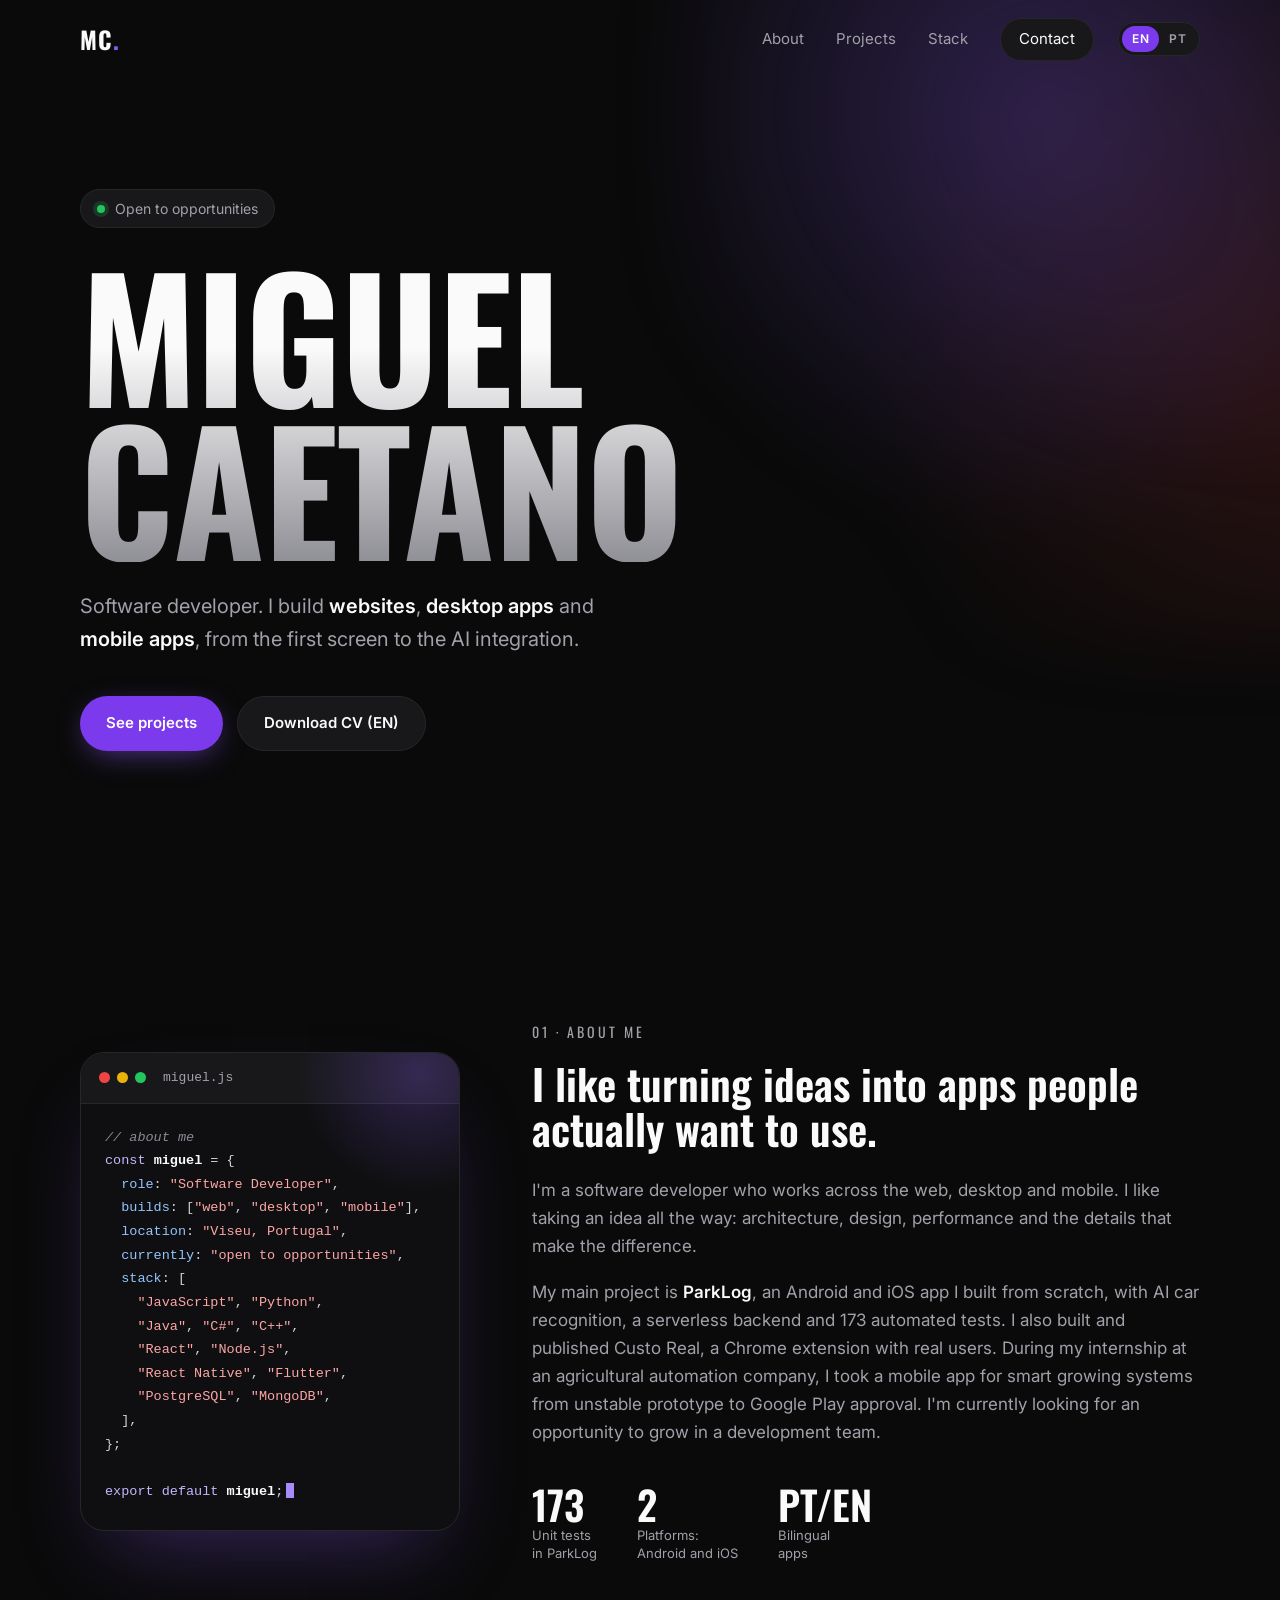
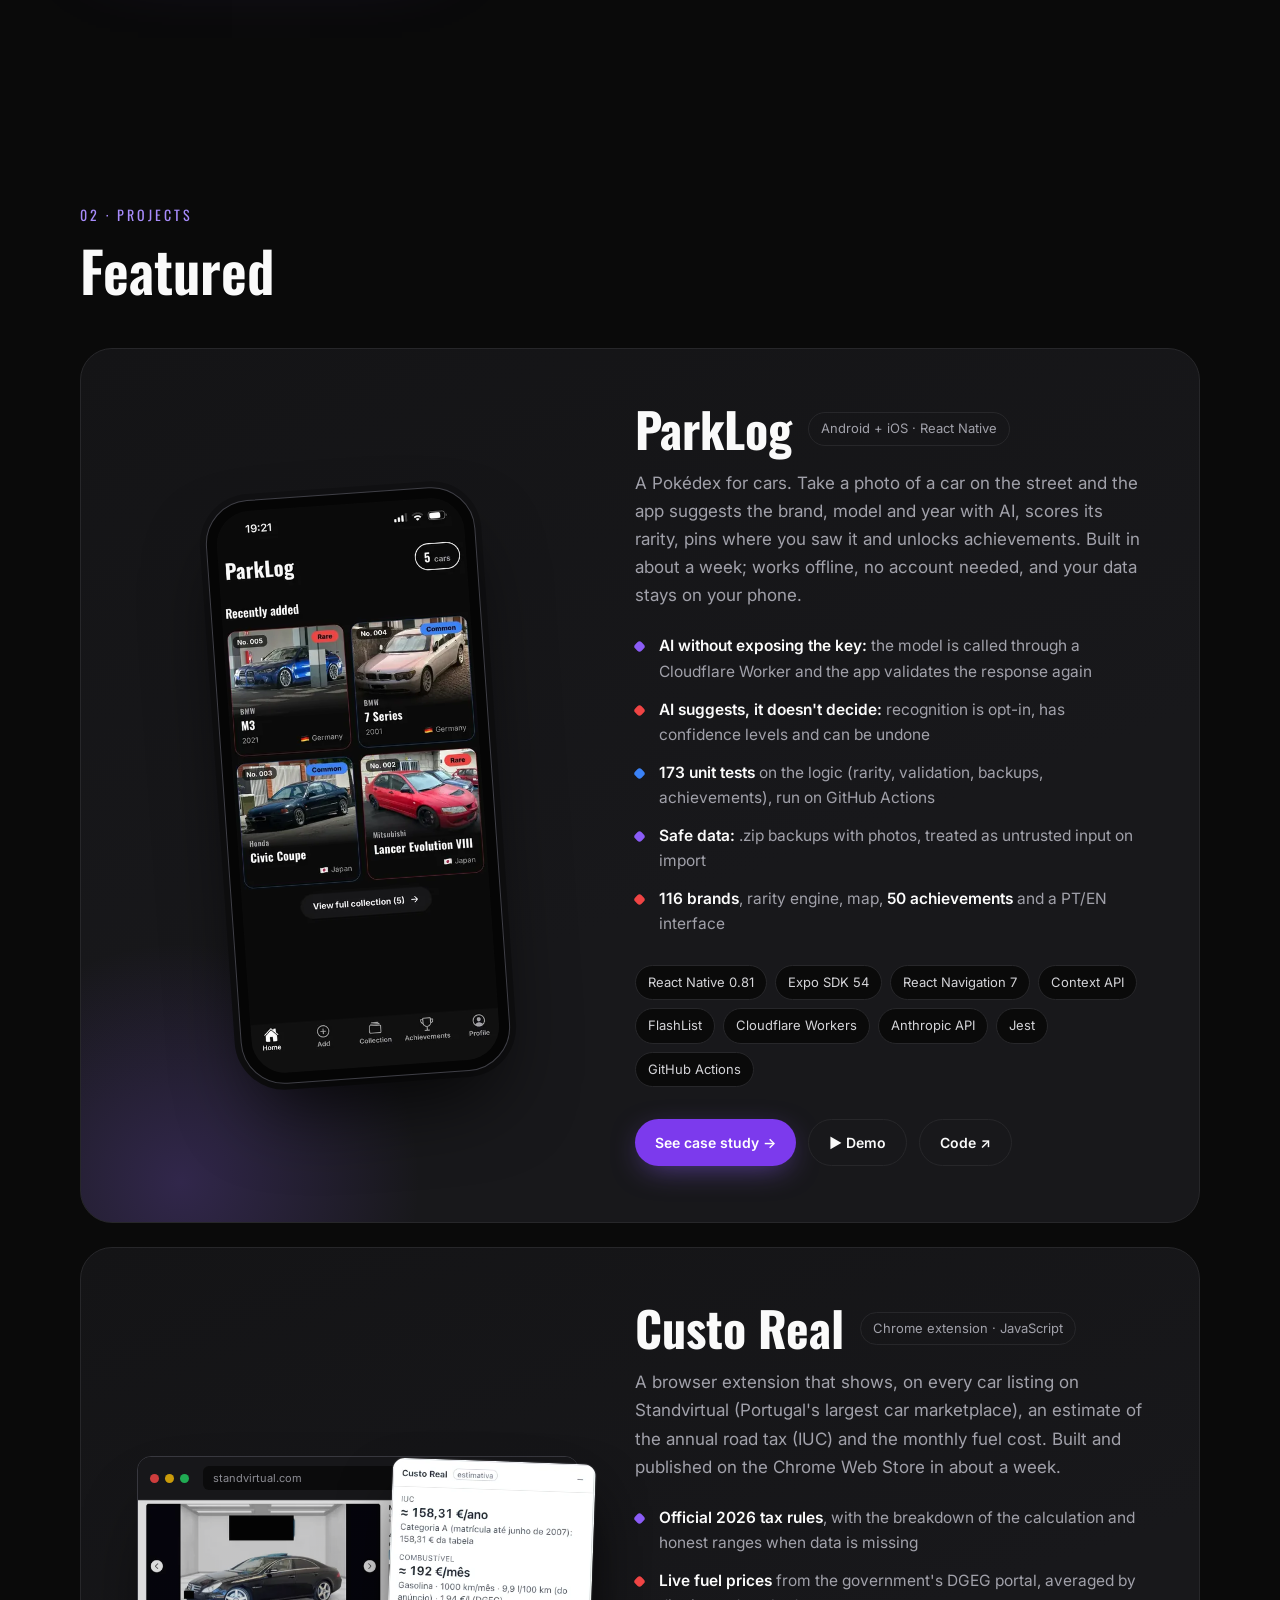
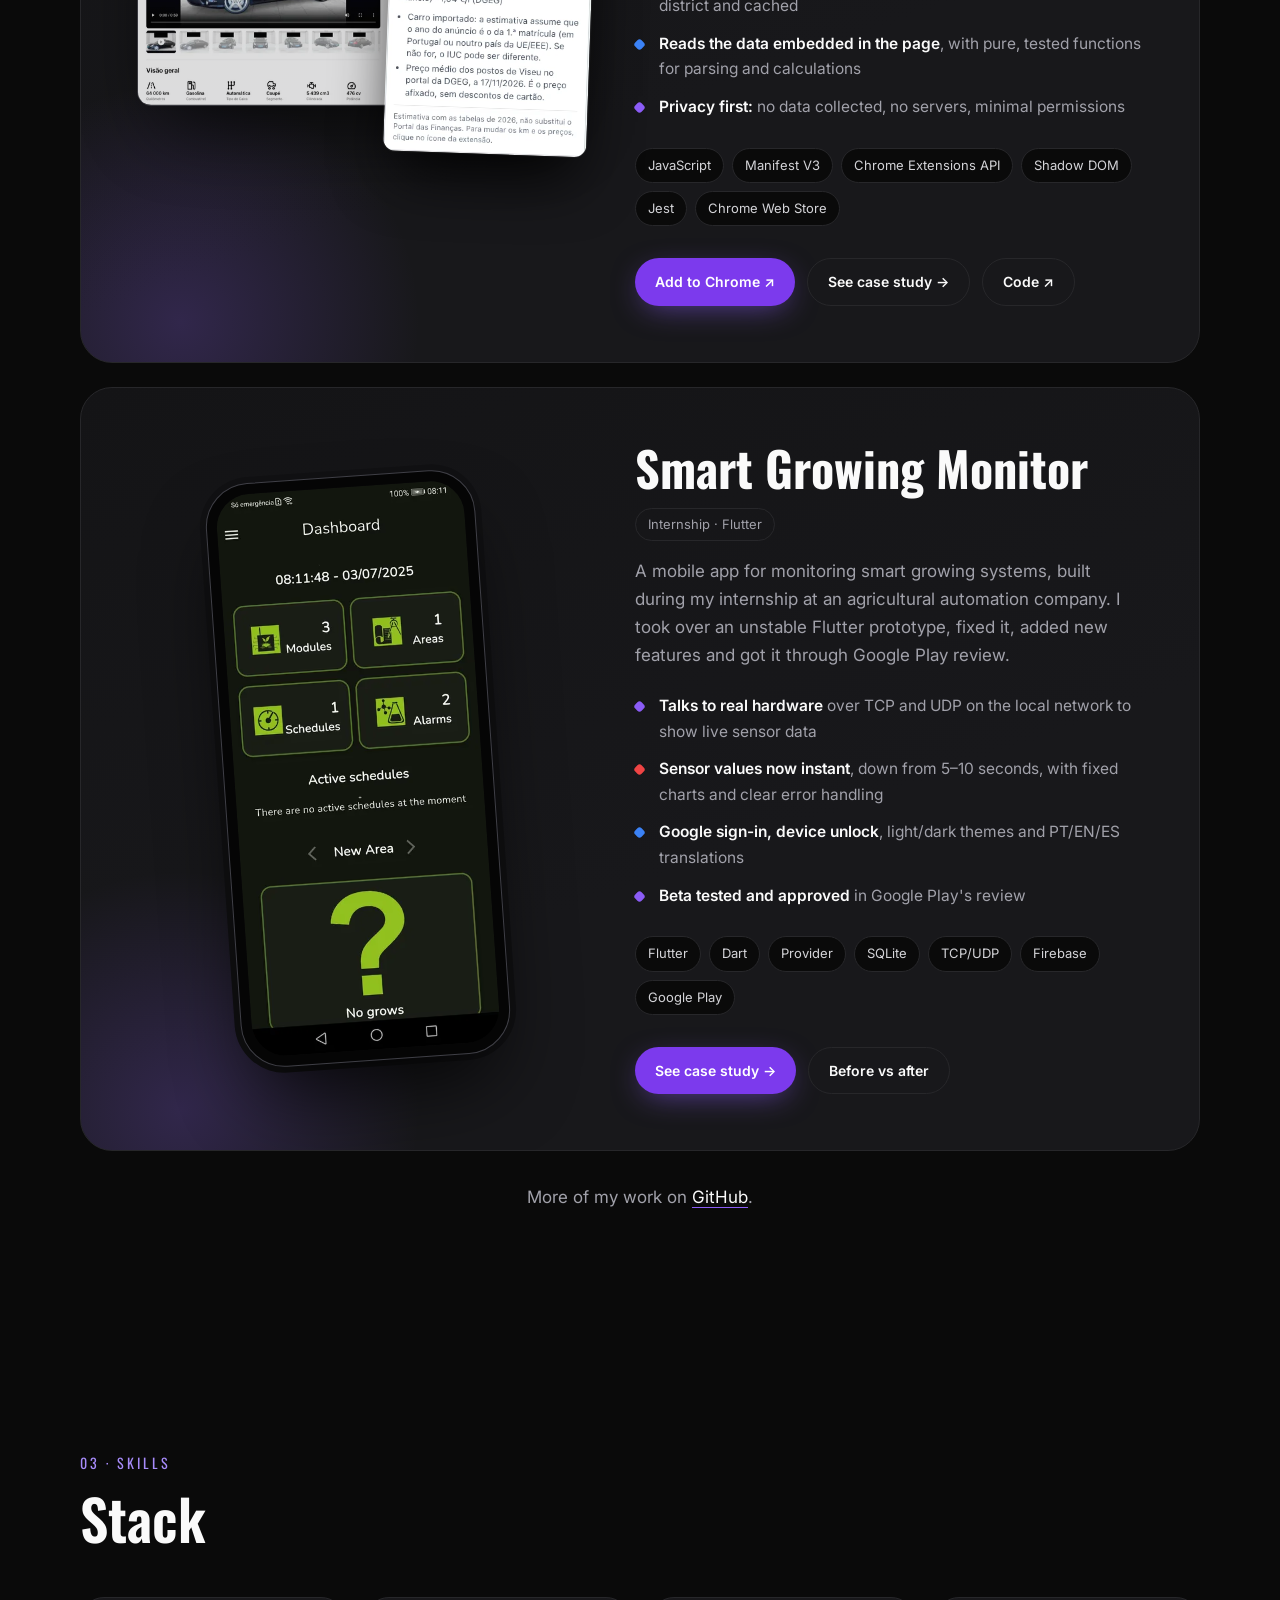
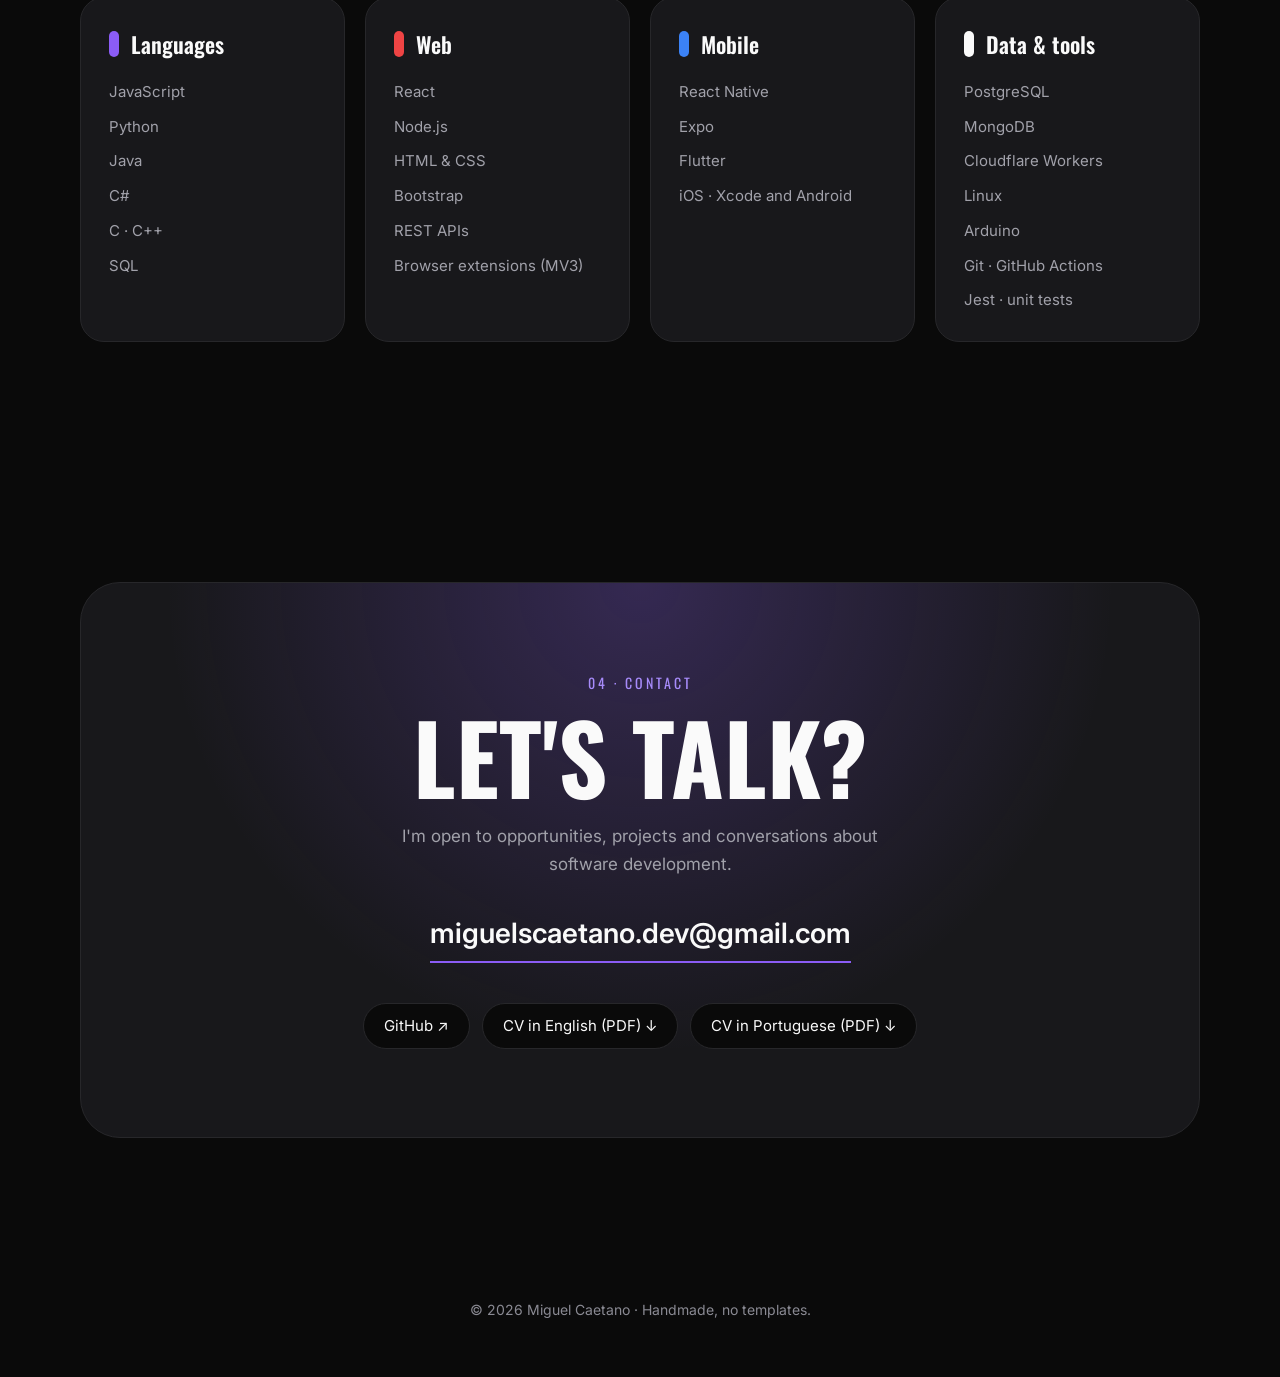
<file: index.html>
<!DOCTYPE html>
<html lang="en">
<head>
  <meta charset="UTF-8" />
  <meta name="viewport" content="width=device-width, initial-scale=1.0" />
  <title data-i18n="meta.title">Miguel Caetano · Software Developer</title>
  <meta name="description" data-i18n-attr="content:meta.desc" content="Portfolio of Miguel Caetano, a software developer building websites, desktop apps and mobile apps. Creator of ParkLog." />

  <link rel="canonical" href="https://miguelscaetano.github.io/" />

  <!-- Social share preview. Needs absolute URLs. -->
  <meta property="og:type" content="website" />
  <meta property="og:url" content="https://miguelscaetano.github.io/" />
  <meta property="og:title" content="Miguel Caetano · Software Developer" />
  <meta property="og:description" content="Web, desktop and mobile · Creator of ParkLog, an AI-powered car collection app." />
  <meta property="og:image" content="https://miguelscaetano.github.io/assets/og-home.jpg" />
  <meta property="og:image:width" content="1200" />
  <meta property="og:image:height" content="630" />
  <meta property="og:image:alt" content="Miguel Caetano, software developer, next to ParkLog app screens" />
  <meta name="twitter:card" content="summary_large_image" />

  <!-- Favicon -->
  <link rel="icon" href="favicon.svg" type="image/svg+xml" />
  <link rel="icon" href="favicon-32.png" sizes="32x32" type="image/png" />
  <link rel="apple-touch-icon" href="apple-touch-icon.png" />
  <meta name="theme-color" content="#0A0A0A" />

  <link rel="preconnect" href="https://fonts.googleapis.com" />
  <link rel="preconnect" href="https://fonts.gstatic.com" crossorigin />
  <link href="https://fonts.googleapis.com/css2?family=Inter:wght@400;500;600&family=Oswald:wght@500;600;700&display=swap" rel="stylesheet" />
  <link rel="stylesheet" href="style.css" />
</head>
<body>

  <!-- ============ NAVIGATION ============ -->
  <header class="nav" id="nav">
    <a href="#top" class="nav__logo">MC<span>.</span></a>
    <div class="nav__right">
      <div class="lang" role="group" aria-label="Language">
        <button type="button" data-lang="en" aria-pressed="true">EN</button>
        <button type="button" data-lang="pt" aria-pressed="false">PT</button>
      </div>
      <button class="nav__toggle" id="navToggle" aria-label="Open menu" data-i18n-attr="aria-label:nav.menu" aria-expanded="false">
        <span></span><span></span>
      </button>
    </div>
    <nav class="nav__links" id="navLinks">
      <a href="#about" data-i18n="nav.about">About</a>
      <a href="#projects" data-i18n="nav.projects">Projects</a>
      <a href="#stack" data-i18n="nav.stack">Stack</a>
      <a href="#contact" class="nav__cta" data-i18n="nav.contact">Contact</a>
    </nav>
  </header>

  <main id="top">

    <!-- ============ HERO ============ -->
    <section class="hero">
      <div class="hero__glow"></div>
      <div class="container hero__inner">
        <p class="eyebrow"><span class="dot"></span> <span data-i18n="hero.available">Open to opportunities</span></p>
        <h1 class="hero__title">Miguel<br />Caetano</h1>
        <p class="hero__subtitle" data-i18n="hero.subtitle">
          Software developer. I build <strong>websites</strong>, <strong>desktop apps</strong> and
          <strong>mobile apps</strong>, from the first screen to the AI integration.
        </p>
        <div class="hero__actions">
          <a href="#projects" class="btn btn--primary" data-i18n="hero.cta">See projects</a>
          <!-- ✏️ One CV per language: cv-miguel-caetano-en.pdf and cv-miguel-caetano-pt.pdf -->
          <a href="assets/cv-miguel-caetano-en.pdf" class="btn btn--ghost" download data-i18n="hero.cv" data-i18n-attr="href:cv.file">Download CV (EN)</a>
        </div>
      </div>
    </section>

    <!-- ============ ABOUT ============ -->
    <section class="section" id="about">
      <div class="container about">
        <!-- Code card instead of a photo. To use a photo later, replace this <figure> with:
             <div class="about__photo reveal"><img src="assets/foto.jpg" alt="Miguel Caetano" /></div> -->
        <figure class="code-card reveal" aria-label="About me, written as code" data-i18n-attr="aria-label:about.codeLabel">
          <div class="code-card__bar" aria-hidden="true">
            <i></i><i></i><i></i>
            <span>miguel.js</span>
          </div>
<pre class="code-card__body"><code><span class="c-com" data-i18n="about.codeComment">// about me</span>
<span class="c-key">const</span> <span class="c-var">miguel</span> = {
  <span class="c-prop">role</span>: <span class="c-str">"Software Developer"</span>,
  <span class="c-prop">builds</span>: [<span class="c-str">"web"</span>, <span class="c-str">"desktop"</span>, <span class="c-str">"mobile"</span>],
  <span class="c-prop">location</span>: <span class="c-str">"Viseu, Portugal"</span>,
  <span class="c-prop">currently</span>: <span class="c-str" data-i18n="about.codeStatus">"open to opportunities"</span>,
  <span class="c-prop">stack</span>: [
    <span class="c-str">"JavaScript"</span>, <span class="c-str">"Python"</span>,
    <span class="c-str">"Java"</span>, <span class="c-str">"C#"</span>, <span class="c-str">"C++"</span>,
    <span class="c-str">"React"</span>, <span class="c-str">"Node.js"</span>,
    <span class="c-str">"React Native"</span>, <span class="c-str">"Flutter"</span>,
    <span class="c-str">"PostgreSQL"</span>, <span class="c-str">"MongoDB"</span>,
  ],
};

<span class="c-key">export default</span> <span class="c-var">miguel</span>;<span class="code-card__caret" aria-hidden="true"></span></code></pre>
        </figure>
        <div class="about__text reveal">
          <p class="section__label" data-i18n="about.label">01 · About me</p>
          <h2 class="section__title" data-i18n="about.title">I like turning ideas into apps people actually want to use.</h2>
          <!-- ✏️ EDIT: who you are, what you study/do, what you are looking for (and the PT version in i18n.js) -->
          <p data-i18n="about.p1">
            I'm a software developer who works across the web, desktop and mobile. I like taking an idea all
            the way: architecture, design, performance and the details that make the difference.
          </p>
          <p data-i18n="about.p2">
            My main project is <strong>ParkLog</strong>, an Android and iOS app I built from scratch, with
            AI car recognition, a serverless backend and 173 automated tests. I also built and published
            Custo Real, a Chrome extension with real users. During my internship at an
            agricultural automation company, I took a mobile app for smart growing systems from unstable
            prototype to Google Play approval. I'm currently looking for an opportunity to grow in a development team.
          </p>
          <div class="about__facts">
            <div><span class="fact__num">173</span><span class="fact__label" data-i18n="about.f1">Unit tests<br />in ParkLog</span></div>
            <div><span class="fact__num">2</span><span class="fact__label" data-i18n="about.f2">Platforms:<br />Android and iOS</span></div>
            <div><span class="fact__num">PT/EN</span><span class="fact__label" data-i18n="about.f3">Bilingual<br />apps</span></div>
          </div>
        </div>
      </div>
    </section>

    <!-- ============ PROJECTS ============ -->
    <section class="section" id="projects">
      <div class="container">
        <p class="section__label reveal" data-i18n="projects.label">02 · Projects</p>
        <h2 class="section__title reveal" data-i18n="projects.title">Featured</h2>

        <article class="project reveal">
          <div class="project__visual">
            <a href="parklog/" class="phone" aria-label="See the ParkLog case study" data-i18n-attr="aria-label:projects.phoneLabel">
              <div class="phone__screen phone__screen--img">
                <img src="assets/parklog/home.webp" srcset="assets/parklog/home-sm.webp 430w, assets/parklog/home.webp 645w" sizes="(max-width: 720px) 210px, 250px" width="645" height="1398" alt="ParkLog home screen with recently added cars" data-i18n-attr="alt:projects.phoneAlt" />
              </div>
            </a>
          </div>

          <div class="project__body">
            <div class="project__head">
              <h3 class="project__name">ParkLog</h3>
              <span class="tag">Android + iOS · React Native</span>
            </div>
            <p class="project__desc" data-i18n="pk.desc">
              A Pokédex for cars. Take a photo of a car on the street and the app suggests the brand, model
              and year with AI, scores its rarity, pins where you saw it and unlocks achievements. Built in
              about a week; works offline, no account needed, and your data stays on your phone.
            </p>

            <ul class="features">
              <li data-i18n="pk.f1"><b>AI without exposing the key:</b> the model is called through a Cloudflare Worker and the app validates the response again</li>
              <li data-i18n="pk.f2"><b>AI suggests, it doesn't decide:</b> recognition is opt-in, has confidence levels and can be undone</li>
              <li data-i18n="pk.f3"><b>173 unit tests</b> on the logic (rarity, validation, backups, achievements), run on GitHub Actions</li>
              <li data-i18n="pk.f4"><b>Safe data:</b> .zip backups with photos, treated as untrusted input on import</li>
              <li data-i18n="pk.f5"><b>116 brands</b>, rarity engine, map, <b>50 achievements</b> and a PT/EN interface</li>
            </ul>

            <div class="chips">
              <span>React Native 0.81</span><span>Expo SDK 54</span><span>React Navigation 7</span><span>Context API</span>
              <span>FlashList</span><span>Cloudflare Workers</span><span>Anthropic API</span>
              <span>Jest</span><span>GitHub Actions</span>
            </div>

            <div class="project__links">
              <a href="parklog/" class="btn btn--primary btn--sm" data-i18n="pk.case">See case study →</a>
              <a href="parklog/#demo" class="btn btn--ghost btn--sm">▶ Demo</a>
              <a href="https://github.com/miguelscaetano/parklog" target="_blank" rel="noopener" class="btn btn--ghost btn--sm" data-i18n="pk.code">Code ↗</a>
            </div>
          </div>
        </article>

        <!-- Browser extension: Custo Real -->
        <article class="project reveal">
          <div class="project__visual">
            <a href="custo-real/" class="browser-stack" aria-label="See the Custo Real case study" data-i18n-attr="aria-label:cr.card.visualLabel">
              <div class="browser">
                <div class="browser__bar" aria-hidden="true"><i></i><i></i><i></i><span class="browser__url">standvirtual.com</span></div>
                <img src="assets/custo-real/anuncio.webp" srcset="assets/custo-real/anuncio-sm.webp 760w, assets/custo-real/anuncio.webp 1280w" sizes="(max-width: 960px) 90vw, 480px" width="1280" height="594" alt="Custo Real panel on a car listing, showing the annual road tax and monthly fuel cost" data-i18n-attr="alt:cr.alt.anuncio" loading="lazy" />
              </div>
              <img class="panel-float" src="assets/custo-real/painel.webp" width="303" height="437" alt="" loading="lazy" />
            </a>
          </div>

          <div class="project__body">
            <div class="project__head">
              <h3 class="project__name">Custo Real</h3>
              <span class="tag" data-i18n="cr.card.tag">Chrome extension · JavaScript</span>
            </div>
            <p class="project__desc" data-i18n="cr.card.desc">
              A browser extension that shows, on every car listing on Standvirtual (Portugal's largest car
              marketplace), an estimate of the annual road tax (IUC) and the monthly fuel cost. Built and
              published on the Chrome Web Store in about a week.
            </p>

            <ul class="features">
              <li data-i18n="cr.card.f1"><b>Official 2026 tax rules</b>, with the breakdown of the calculation and honest ranges when data is missing</li>
              <li data-i18n="cr.card.f2"><b>Live fuel prices</b> from the government's DGEG portal, averaged by district and cached</li>
              <li data-i18n="cr.card.f3"><b>Reads the data embedded in the page</b>, with pure, tested functions for parsing and calculations</li>
              <li data-i18n="cr.card.f4"><b>Privacy first:</b> no data collected, no servers, minimal permissions</li>
            </ul>

            <div class="chips">
              <span>JavaScript</span><span>Manifest V3</span><span>Chrome Extensions API</span>
              <span>Shadow DOM</span><span>Jest</span><span>Chrome Web Store</span>
            </div>

            <div class="project__links">
              <a href="https://chromewebstore.google.com/detail/custo-real/fdnkfcnohdgionjojhfmckkckonjcmnm" target="_blank" rel="noopener" class="btn btn--primary btn--sm" data-i18n="cr.cta.store">Add to Chrome ↗</a>
              <a href="custo-real/" class="btn btn--ghost btn--sm" data-i18n="pk.case">See case study →</a>
              <a href="https://github.com/miguelscaetano/custo-real" target="_blank" rel="noopener" class="btn btn--ghost btn--sm" data-i18n="pk.code">Code ↗</a>
            </div>
          </div>
        </article>

        <!-- Second project: internship -->
        <article class="project reveal">
          <div class="project__visual">
            <a href="internship/" class="phone" aria-label="See the internship case study" data-i18n-attr="aria-label:gl.card.phoneLabel">
              <div class="phone__screen phone__screen--img">
                <img src="assets/internship/dashboard.webp" srcset="assets/internship/dashboard-sm.webp 430w, assets/internship/dashboard.webp 645w" sizes="(max-width: 720px) 210px, 250px" width="645" height="1398" alt="App dashboard with modules, areas, schedules and alarms" data-i18n-attr="alt:gl.alt.dashboard" loading="lazy" />
              </div>
            </a>
          </div>

          <div class="project__body">
            <div class="project__head">
              <h3 class="project__name" data-i18n="gl.card.name">Smart Growing Monitor</h3>
              <span class="tag" data-i18n="gl.card.tag">Internship · Flutter</span>
            </div>
            <p class="project__desc" data-i18n="gl.card.desc">
              A mobile app for monitoring smart growing systems, built during my internship at an agricultural
              automation company. I took over an unstable Flutter prototype, fixed it, added new features and got
              it through Google Play review.
            </p>

            <ul class="features">
              <li data-i18n="gl.card.f1"><b>Talks to real hardware</b> over TCP and UDP on the local network to show live sensor data</li>
              <li data-i18n="gl.card.f2"><b>Sensor values now instant</b>, down from 5–10 seconds, with fixed charts and clear error handling</li>
              <li data-i18n="gl.card.f3"><b>Google sign-in, device unlock</b>, light/dark themes and PT/EN/ES translations</li>
              <li data-i18n="gl.card.f4"><b>Beta tested and approved</b> in Google Play's review</li>
            </ul>

            <div class="chips">
              <span>Flutter</span><span>Dart</span><span>Provider</span><span>SQLite</span>
              <span>TCP/UDP</span><span>Firebase</span><span>Google Play</span>
            </div>

            <div class="project__links">
              <a href="internship/" class="btn btn--primary btn--sm" data-i18n="pk.case">See case study →</a>
              <a href="internship/#redesign" class="btn btn--ghost btn--sm" data-i18n="gl.cta.ba">Before vs after</a>
            </div>
          </div>
        </article>

        <p class="more reveal" data-i18n="projects.more">More of my work on <a href="https://github.com/miguelscaetano" target="_blank" rel="noopener">GitHub</a>.</p>
      </div>
    </section>

    <!-- ============ STACK ============ -->
    <section class="section" id="stack">
      <div class="container">
        <p class="section__label reveal" data-i18n="stack.label">03 · Skills</p>
        <h2 class="section__title reveal">Stack</h2>

        <div class="stack">
          <div class="stack__group reveal">
            <h3><i class="bar bar--exotic"></i><span data-i18n="stack.languages">Languages</span></h3>
            <ul><li>JavaScript</li><li>Python</li><li>Java</li><li>C#</li><li>C · C++</li><li>SQL</li></ul>
          </div>
          <div class="stack__group reveal">
            <h3><i class="bar bar--rare"></i>Web</h3>
            <ul><li>React</li><li>Node.js</li><li>HTML &amp; CSS</li><li>Bootstrap</li><li>REST APIs</li><li data-i18n="stack.ext">Browser extensions (MV3)</li></ul>
          </div>
          <div class="stack__group reveal">
            <h3><i class="bar bar--common"></i>Mobile</h3>
            <ul><li>React Native</li><li>Expo</li><li>Flutter</li><li data-i18n="stack.platforms">iOS · Xcode and Android</li></ul>
          </div>
          <div class="stack__group reveal">
            <h3><i class="bar bar--white"></i><span data-i18n="stack.data">Data &amp; tools</span></h3>
            <ul><li>PostgreSQL</li><li>MongoDB</li><li>Cloudflare Workers</li><li>Linux</li><li>Arduino</li><li>Git · GitHub Actions</li><li data-i18n="stack.jest">Jest · unit tests</li></ul>
          </div>
        </div>
      </div>
    </section>

    <!-- ============ CONTACT ============ -->
    <section class="section contact" id="contact">
      <div class="container contact__inner reveal">
        <p class="section__label" data-i18n="contact.label">04 · Contact</p>
        <h2 class="contact__title" data-i18n="contact.title">Let's talk?</h2>
        <p class="contact__text" data-i18n="contact.text">I'm open to opportunities, projects and conversations about software development.</p>
        <a href="mailto:miguelscaetano.dev@gmail.com" class="contact__email">miguelscaetano.dev@gmail.com</a>
        <div class="contact__links">
          <a href="https://github.com/miguelscaetano" target="_blank" rel="noopener">GitHub ↗</a>
          <a href="assets/cv-miguel-caetano-en.pdf" download data-i18n="contact.cv" data-i18n-attr="href:cv.file">CV in English (PDF) ↓</a>
          <a href="assets/cv-miguel-caetano-pt.pdf" download data-i18n="contact.cvOther" data-i18n-attr="href:cv.otherFile">CV in Portuguese (PDF) ↓</a>
        </div>
      </div>
    </section>
  </main>

  <footer class="footer">
    <p>© <span id="year"></span> Miguel Caetano · <span data-i18n="footer.made">Handmade, no templates.</span></p>
  </footer>

  <script src="i18n.js"></script>
  <script src="script.js"></script>
</body>
</html>
</file>
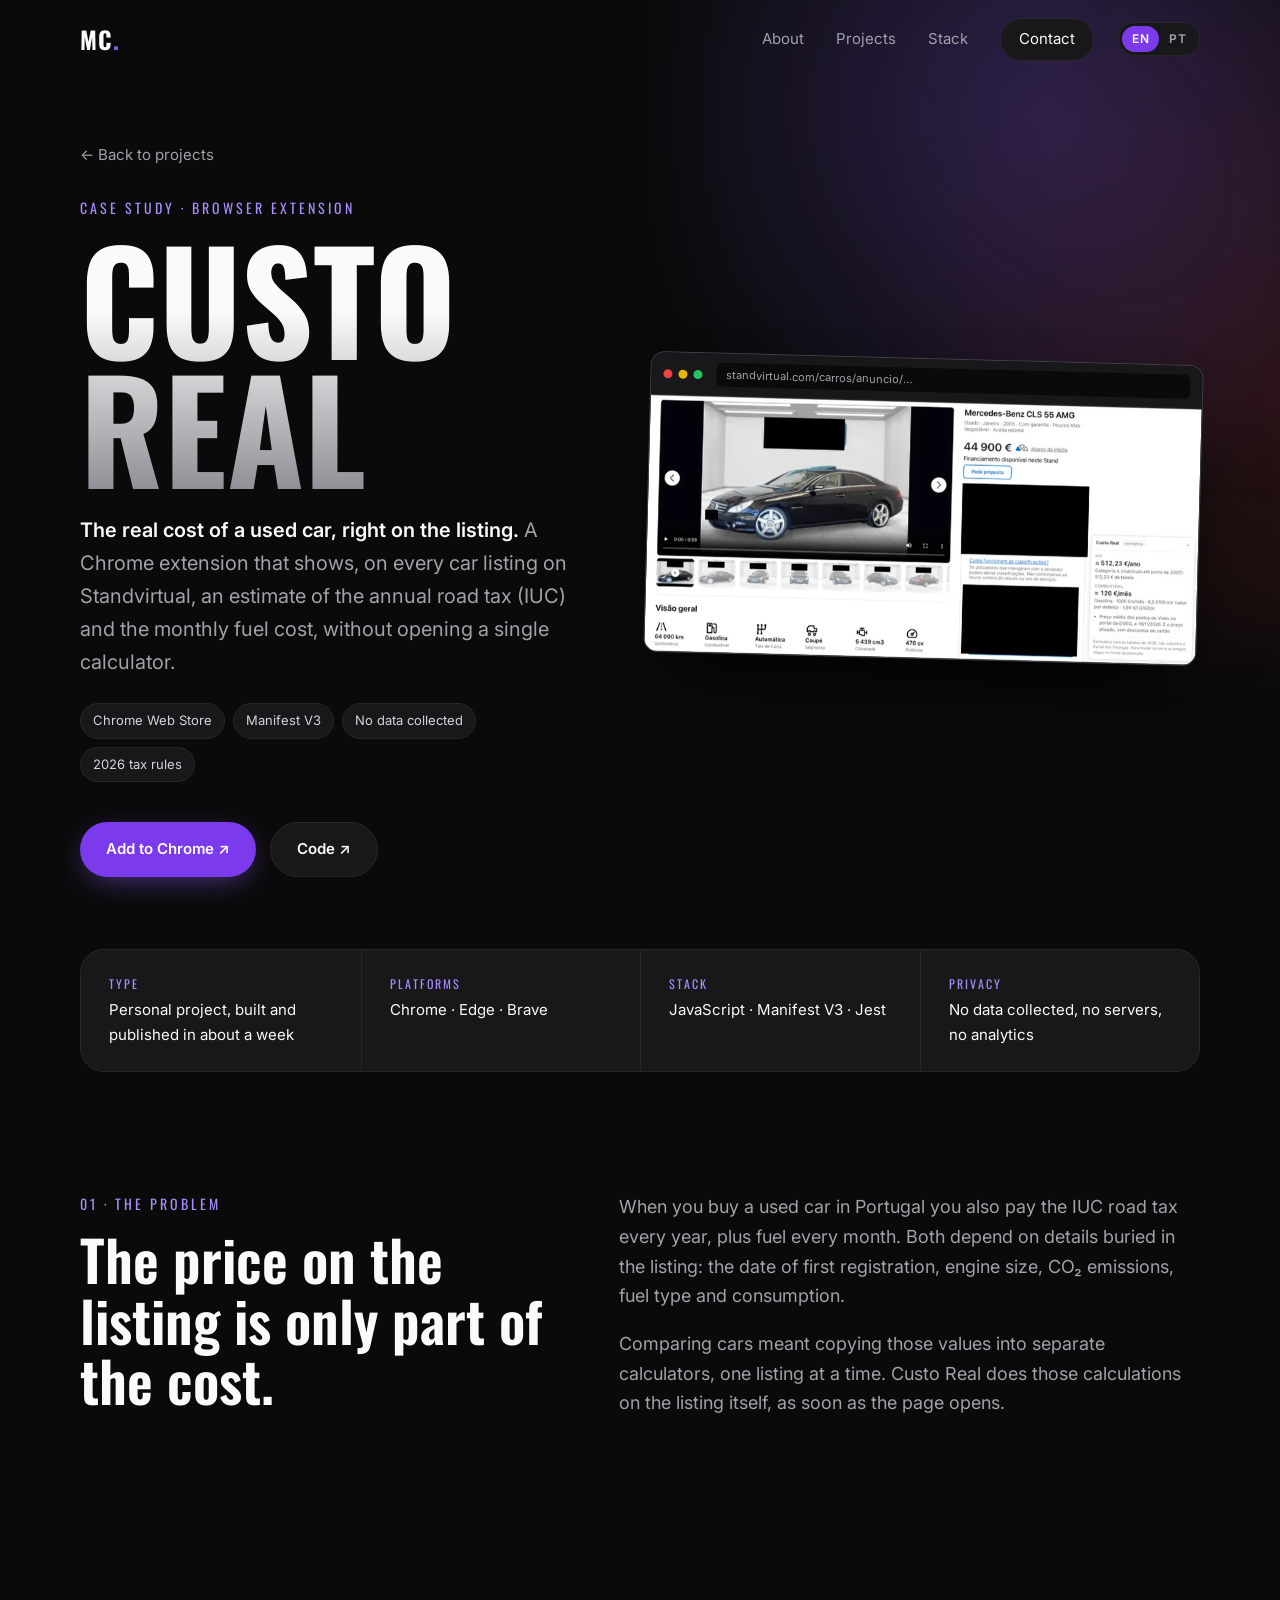
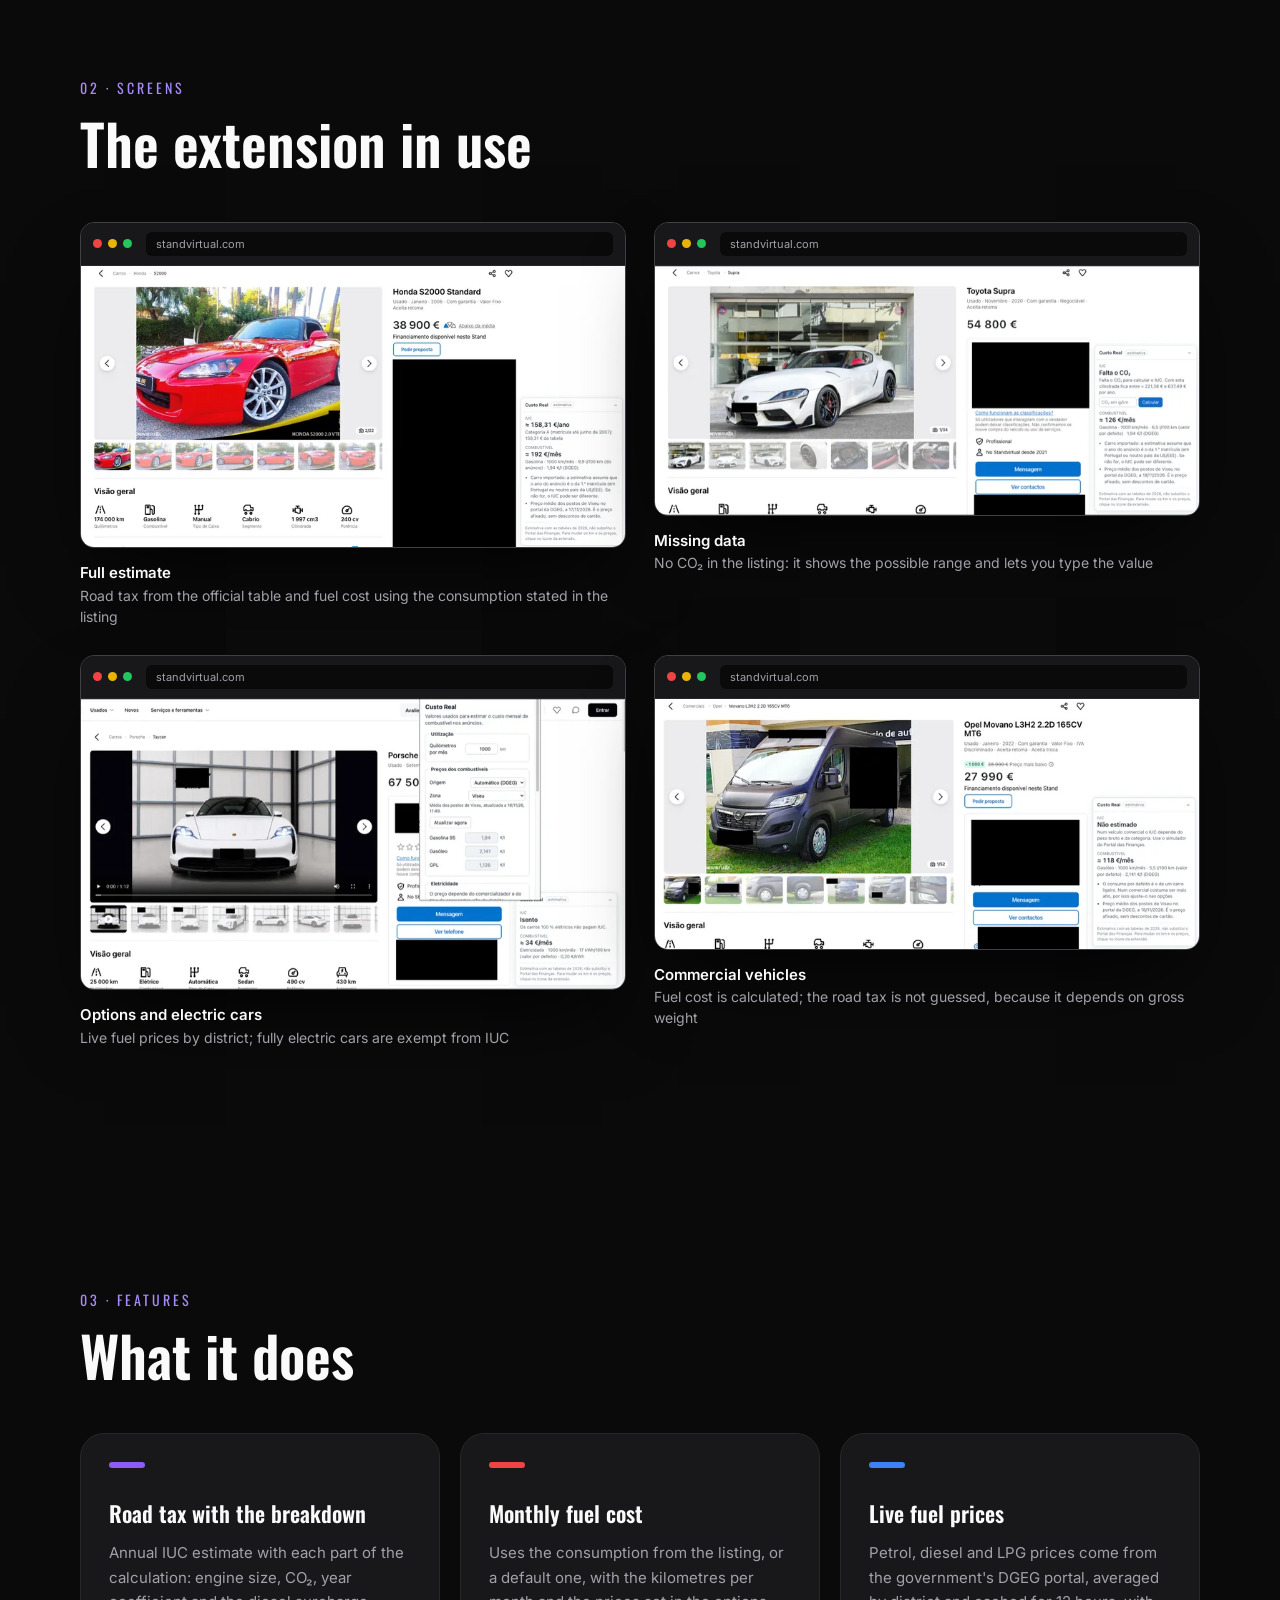
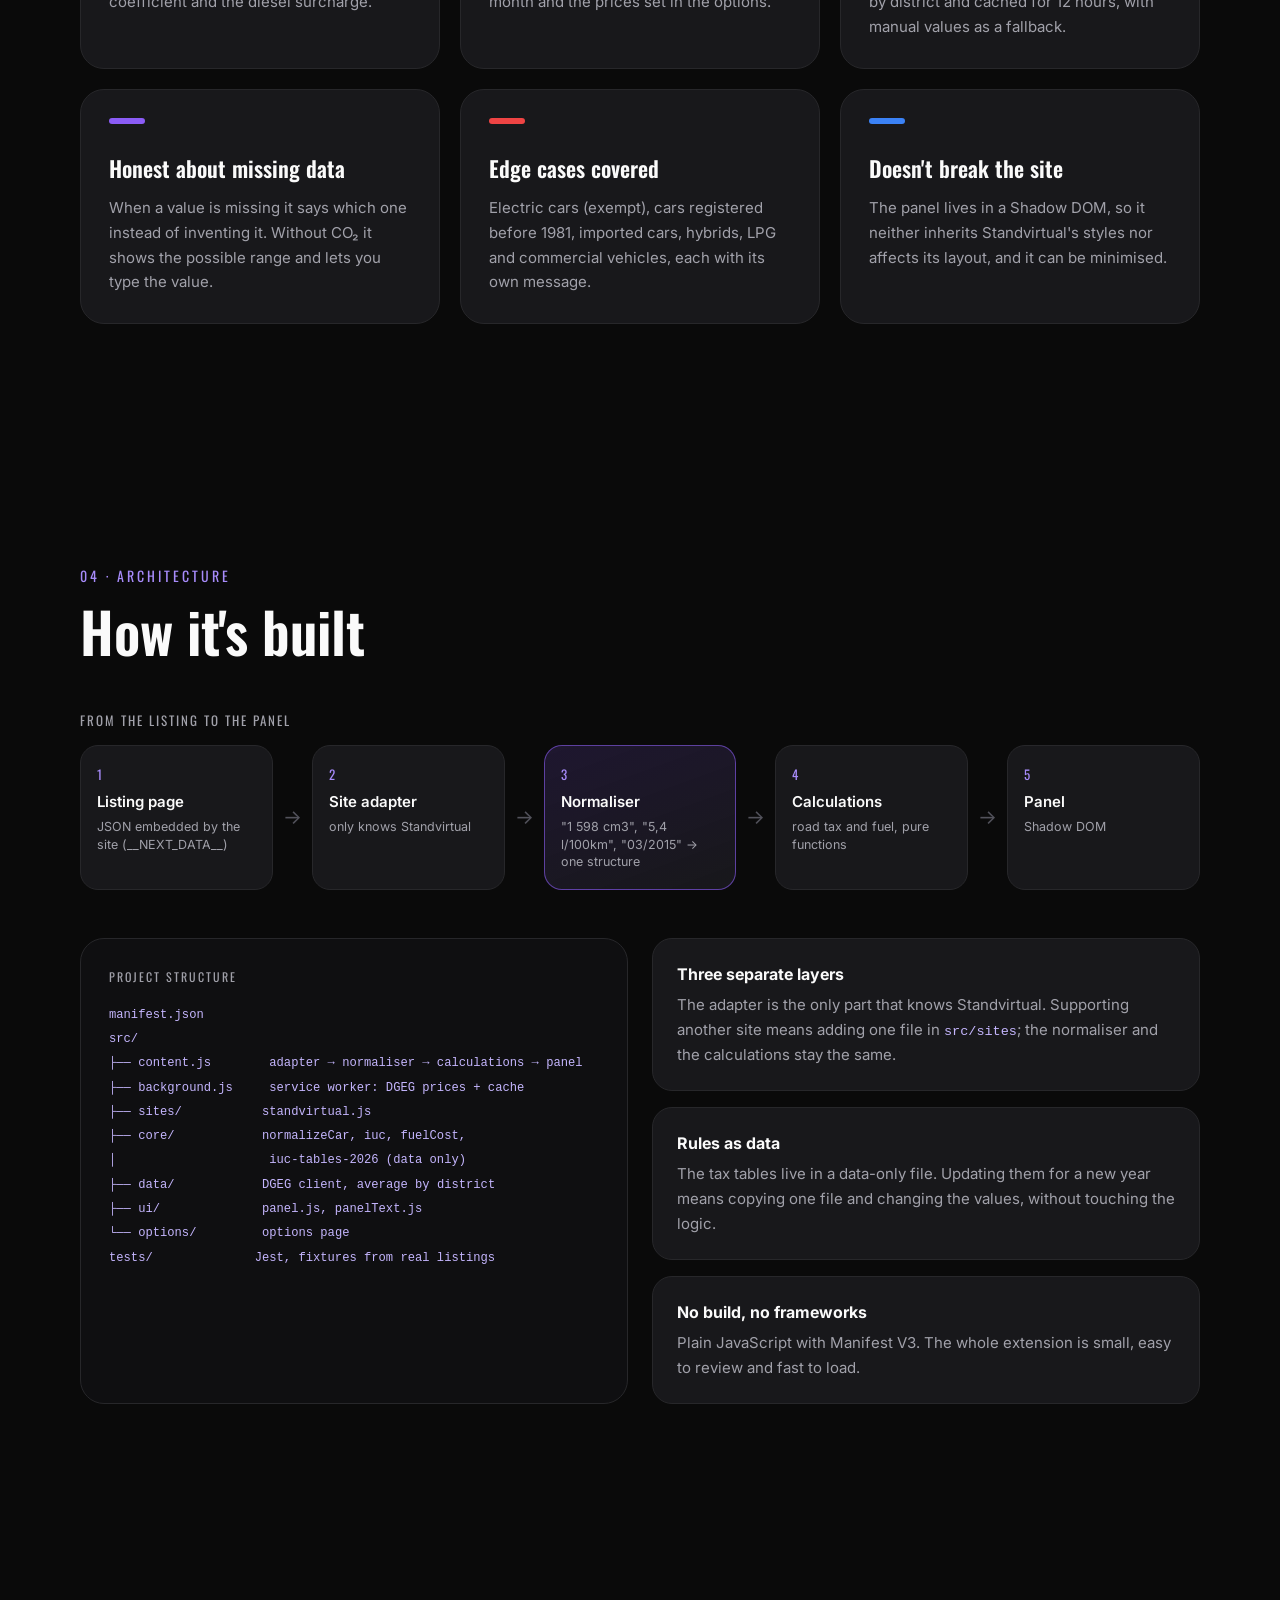
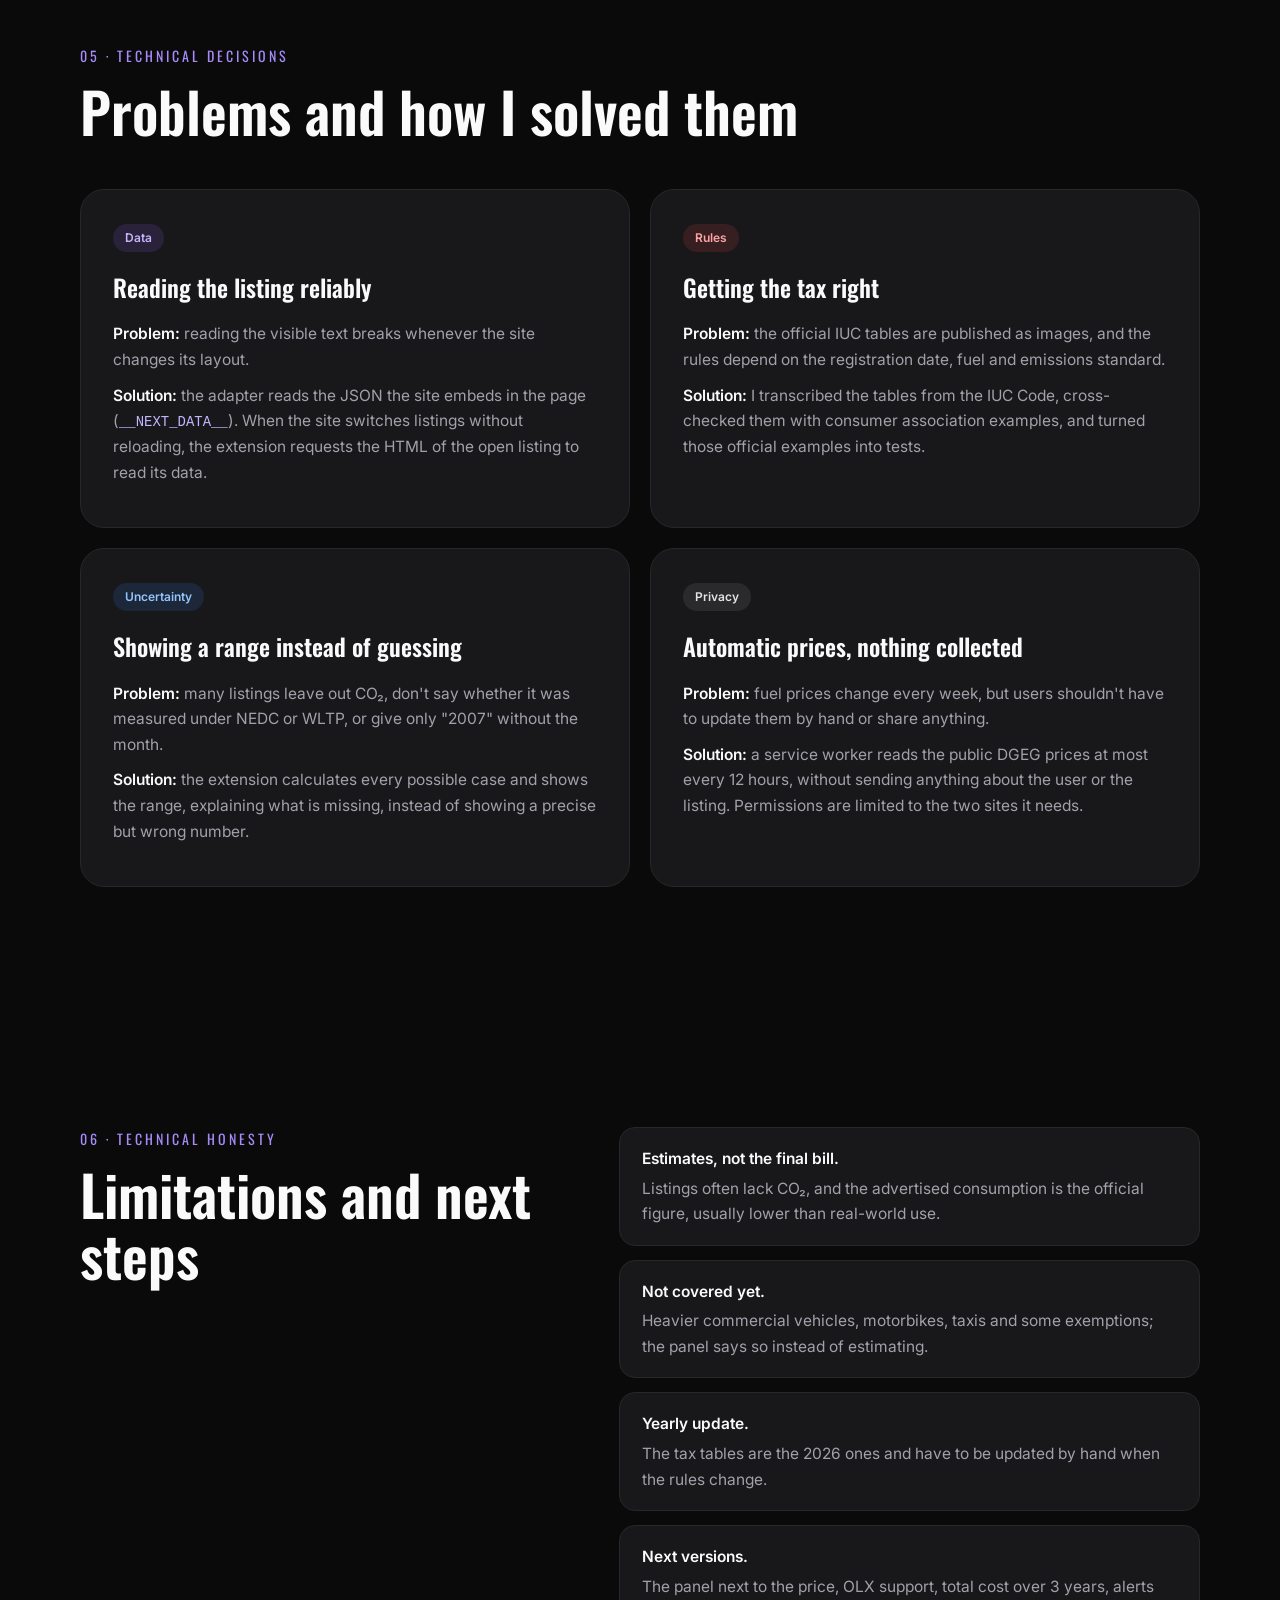
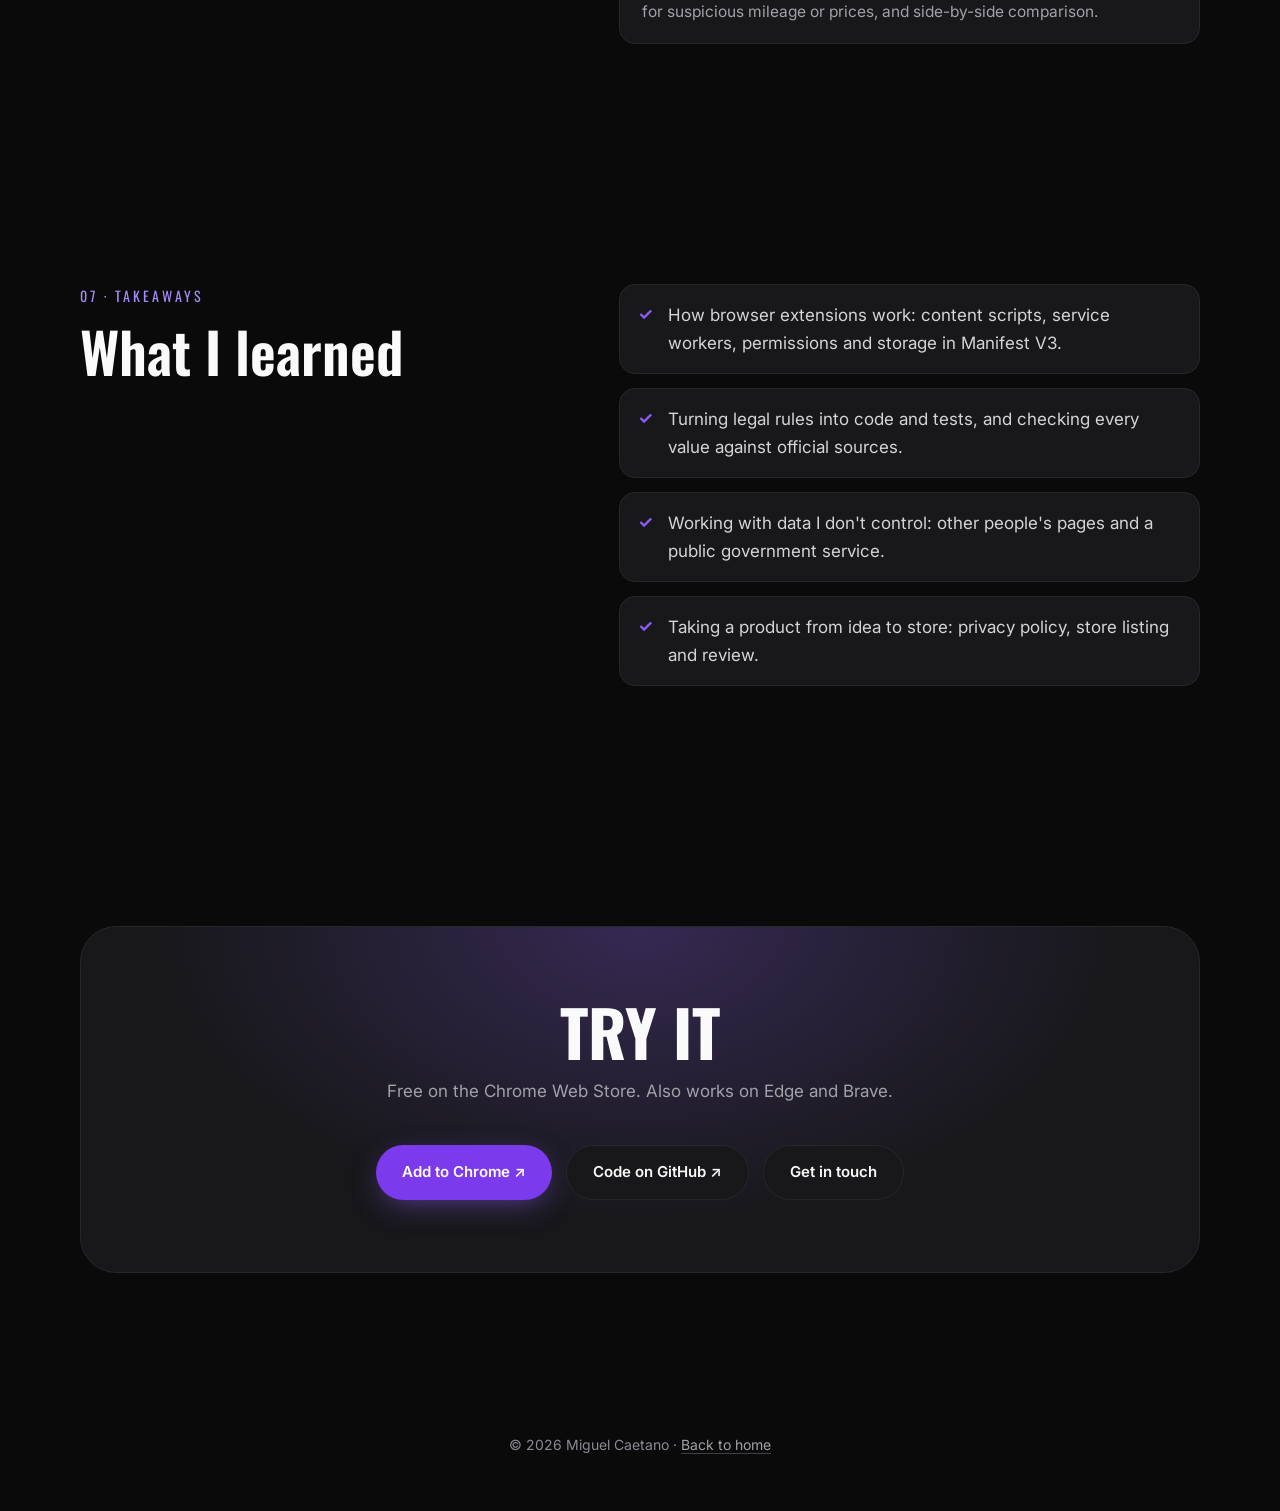
<file: custo-real/index.html>
<!DOCTYPE html>
<html lang="en">
<head>
  <meta charset="UTF-8" />
  <meta name="viewport" content="width=device-width, initial-scale=1.0" />
  <title data-i18n="cr.meta.title">Custo Real · Case study · Miguel Caetano</title>
  <meta name="description" data-i18n-attr="content:cr.meta.desc" content="Custo Real: a Chrome extension that shows the annual road tax (IUC) and monthly fuel cost on every car listing on Standvirtual. Architecture, technical decisions and limitations." />
  <link rel="canonical" href="https://miguelscaetano.github.io/custo-real/" />

  <meta property="og:type" content="article" />
  <meta property="og:url" content="https://miguelscaetano.github.io/custo-real/" />
  <meta property="og:title" content="Custo Real · Case study" />
  <meta property="og:description" content="A Chrome extension that shows the real cost of a used car (road tax and fuel) right on the listing. Published on the Chrome Web Store." />
  <meta property="og:image" content="https://miguelscaetano.github.io/assets/og-custo-real.jpg" />
  <meta property="og:image:width" content="1200" />
  <meta property="og:image:height" content="630" />
  <meta property="og:image:alt" content="Custo Real panel on a car listing" />
  <meta name="twitter:card" content="summary_large_image" />

  <link rel="icon" href="../favicon.svg" type="image/svg+xml" />
  <link rel="icon" href="../favicon-32.png" sizes="32x32" type="image/png" />
  <link rel="apple-touch-icon" href="../apple-touch-icon.png" />
  <meta name="theme-color" content="#0A0A0A" />

  <link rel="preconnect" href="https://fonts.googleapis.com" />
  <link rel="preconnect" href="https://fonts.gstatic.com" crossorigin />
  <link href="https://fonts.googleapis.com/css2?family=Inter:wght@400;500;600&family=Oswald:wght@500;600;700&display=swap" rel="stylesheet" />
  <link rel="stylesheet" href="../style.css" />
  <link rel="stylesheet" href="../case-study.css" />
</head>
<body>

  <header class="nav" id="nav">
    <a href="../" class="nav__logo">MC<span>.</span></a>
    <div class="nav__right">
      <div class="lang" role="group" aria-label="Language">
        <button type="button" data-lang="en" aria-pressed="true">EN</button>
        <button type="button" data-lang="pt" aria-pressed="false">PT</button>
      </div>
      <button class="nav__toggle" id="navToggle" aria-label="Open menu" data-i18n-attr="aria-label:nav.menu" aria-expanded="false">
        <span></span><span></span>
      </button>
    </div>
    <nav class="nav__links" id="navLinks">
      <a href="../#about" data-i18n="nav.about">About</a>
      <a href="../#projects" data-i18n="nav.projects">Projects</a>
      <a href="../#stack" data-i18n="nav.stack">Stack</a>
      <a href="../#contact" class="nav__cta" data-i18n="nav.contact">Contact</a>
    </nav>
  </header>

  <main>

    <!-- ============ HERO ============ -->
    <section class="cs-hero">
      <div class="hero__glow"></div>
      <div class="container cs-hero__inner cs-hero__inner--wide">
        <div class="cs-hero__text">
          <a href="../#projects" class="back" data-i18n="cs.back">← Back to projects</a>
          <p class="section__label" data-i18n="cr.label">Case study · Browser extension</p>
          <h1 class="cs-title">Custo Real</h1>
          <p class="cs-lead" data-i18n="cr.lead">
            <strong>The real cost of a used car, right on the listing.</strong> A Chrome extension that shows,
            on every car listing on Standvirtual, an estimate of the annual road tax (IUC) and the monthly
            fuel cost, without opening a single calculator.
          </p>
          <div class="badges">
            <span>Chrome Web Store</span><span>Manifest V3</span><span data-i18n="cr.badge.privacy">No data collected</span><span data-i18n="cr.badge.rules">2026 tax rules</span>
          </div>
          <div class="hero__actions">
            <a href="https://chromewebstore.google.com/detail/custo-real/fdnkfcnohdgionjojhfmckkckonjcmnm" target="_blank" rel="noopener" class="btn btn--primary" data-i18n="cr.cta.store">Add to Chrome ↗</a>
            <a href="https://github.com/miguelscaetano/custo-real" target="_blank" rel="noopener" class="btn btn--ghost" data-i18n="cs.cta.code">Code ↗</a>
          </div>
        </div>

        <div class="cs-hero__visual">
          <div class="browser browser--hero">
            <div class="browser__bar" aria-hidden="true"><i></i><i></i><i></i><span class="browser__url">standvirtual.com/carros/anuncio/…</span></div>
            <img src="../assets/custo-real/anuncio.webp" srcset="../assets/custo-real/anuncio-sm.webp 760w, ../assets/custo-real/anuncio.webp 1280w" sizes="(max-width: 960px) 92vw, 600px" width="1280" height="594" alt="Custo Real panel on a car listing" data-i18n-attr="alt:cr.alt.anuncio" />
          </div>
        </div>
      </div>
    </section>

    <!-- ============ QUICK FACTS ============ -->
    <section class="container facts reveal">
      <div><span class="facts__k" data-i18n="cs.facts.typeK">Type</span><span class="facts__v" data-i18n="cr.facts.typeV">Personal project, built and published in about a week</span></div>
      <div><span class="facts__k" data-i18n="cs.facts.platK">Platforms</span><span class="facts__v">Chrome · Edge · Brave</span></div>
      <div><span class="facts__k">Stack</span><span class="facts__v">JavaScript · Manifest V3 · Jest</span></div>
      <div><span class="facts__k" data-i18n="cr.facts.privK">Privacy</span><span class="facts__v" data-i18n="cr.facts.privV">No data collected, no servers, no analytics</span></div>
    </section>

    <!-- ============ PROBLEM ============ -->
    <section class="section">
      <div class="container cs-split">
        <div class="reveal">
          <p class="section__label" data-i18n="cr.prob.label">01 · The problem</p>
          <h2 class="section__title" data-i18n="cr.prob.title">The price on the listing is only part of the cost.</h2>
        </div>
        <div class="cs-prose reveal">
          <p data-i18n="cr.prob.p1">When you buy a used car in Portugal you also pay the IUC road tax every year, plus fuel every month. Both depend on details buried in the listing: the date of first registration, engine size, CO₂ emissions, fuel type and consumption.</p>
          <p data-i18n="cr.prob.p2">Comparing cars meant copying those values into separate calculators, one listing at a time. Custo Real does those calculations on the listing itself, as soon as the page opens.</p>
        </div>
      </div>
    </section>

    <!-- ============ SCREENS ============ -->
    <section class="section section--tight">
      <div class="container">
        <p class="section__label reveal" data-i18n="cr.gal.label">02 · Screens</p>
        <h2 class="section__title reveal" data-i18n="cr.gal.title">The extension in use</h2>
        <div class="shots">
          <figure class="reveal">
            <div class="browser"><div class="browser__bar" aria-hidden="true"><i></i><i></i><i></i><span class="browser__url">standvirtual.com</span></div><img src="../assets/custo-real/s2000.webp" srcset="../assets/custo-real/s2000-sm.webp 760w, ../assets/custo-real/s2000.webp 1280w" sizes="(max-width: 960px) 92vw, 540px" width="1280" height="662" alt="Panel with the road tax and the fuel cost using the consumption from the listing" data-i18n-attr="alt:cr.alt.s2000" loading="lazy" /></div>
            <figcaption data-i18n="cr.gal.s2000"><b>Full estimate</b>Road tax from the official table and fuel cost using the consumption stated in the listing</figcaption>
          </figure>
          <figure class="reveal">
            <div class="browser"><div class="browser__bar" aria-hidden="true"><i></i><i></i><i></i><span class="browser__url">standvirtual.com</span></div><img src="../assets/custo-real/co2.webp" srcset="../assets/custo-real/co2-sm.webp 760w, ../assets/custo-real/co2.webp 1280w" sizes="(max-width: 960px) 92vw, 540px" width="1280" height="586" alt="Panel when the listing has no CO2 value, with a range and a field to type it" data-i18n-attr="alt:cr.alt.co2" loading="lazy" /></div>
            <figcaption data-i18n="cr.gal.co2"><b>Missing data</b>No CO₂ in the listing: it shows the possible range and lets you type the value</figcaption>
          </figure>
          <figure class="reveal">
            <div class="browser"><div class="browser__bar" aria-hidden="true"><i></i><i></i><i></i><span class="browser__url">standvirtual.com</span></div><img src="../assets/custo-real/opcoes.webp" srcset="../assets/custo-real/opcoes-sm.webp 760w, ../assets/custo-real/opcoes.webp 1280w" sizes="(max-width: 960px) 92vw, 540px" width="1280" height="684" alt="Options with live fuel prices from DGEG by district, and an electric car exempt from road tax" data-i18n-attr="alt:cr.alt.opcoes" loading="lazy" /></div>
            <figcaption data-i18n="cr.gal.opcoes"><b>Options and electric cars</b>Live fuel prices by district; fully electric cars are exempt from IUC</figcaption>
          </figure>
          <figure class="reveal">
            <div class="browser"><div class="browser__bar" aria-hidden="true"><i></i><i></i><i></i><span class="browser__url">standvirtual.com</span></div><img src="../assets/custo-real/comercial.webp" srcset="../assets/custo-real/comercial-sm.webp 760w, ../assets/custo-real/comercial.webp 1280w" sizes="(max-width: 960px) 92vw, 540px" width="1280" height="588" alt="Panel on a commercial van, where the road tax depends on gross weight" data-i18n-attr="alt:cr.alt.comercial" loading="lazy" /></div>
            <figcaption data-i18n="cr.gal.comercial"><b>Commercial vehicles</b>Fuel cost is calculated; the road tax is not guessed, because it depends on gross weight</figcaption>
          </figure>
        </div>
      </div>
    </section>

    <!-- ============ FEATURES ============ -->
    <section class="section">
      <div class="container">
        <p class="section__label reveal" data-i18n="cr.feat.label">03 · Features</p>
        <h2 class="section__title reveal" data-i18n="cs.feat.title">What it does</h2>
        <div class="feat-grid">
          <article class="feat reveal"><i class="bar bar--exotic"></i><h3 data-i18n="cr.feat.1t">Road tax with the breakdown</h3><p data-i18n="cr.feat.1p">Annual IUC estimate with each part of the calculation: engine size, CO₂, year coefficient and the diesel surcharge.</p></article>
          <article class="feat reveal"><i class="bar bar--rare"></i><h3 data-i18n="cr.feat.2t">Monthly fuel cost</h3><p data-i18n="cr.feat.2p">Uses the consumption from the listing, or a default one, with the kilometres per month and the prices set in the options.</p></article>
          <article class="feat reveal"><i class="bar bar--common"></i><h3 data-i18n="cr.feat.3t">Live fuel prices</h3><p data-i18n="cr.feat.3p">Petrol, diesel and LPG prices come from the government's DGEG portal, averaged by district and cached for 12 hours, with manual values as a fallback.</p></article>
          <article class="feat reveal"><i class="bar bar--exotic"></i><h3 data-i18n="cr.feat.4t">Honest about missing data</h3><p data-i18n="cr.feat.4p">When a value is missing it says which one instead of inventing it. Without CO₂ it shows the possible range and lets you type the value.</p></article>
          <article class="feat reveal"><i class="bar bar--rare"></i><h3 data-i18n="cr.feat.5t">Edge cases covered</h3><p data-i18n="cr.feat.5p">Electric cars (exempt), cars registered before 1981, imported cars, hybrids, LPG and commercial vehicles, each with its own message.</p></article>
          <article class="feat reveal"><i class="bar bar--common"></i><h3 data-i18n="cr.feat.6t">Doesn't break the site</h3><p data-i18n="cr.feat.6p">The panel lives in a Shadow DOM, so it neither inherits Standvirtual's styles nor affects its layout, and it can be minimised.</p></article>
        </div>
      </div>
    </section>

    <!-- ============ HOW IT WORKS ============ -->
    <section class="section" id="architecture">
      <div class="container">
        <p class="section__label reveal" data-i18n="cr.arch.label">04 · Architecture</p>
        <h2 class="section__title reveal" data-i18n="cs.arch.title">How it's built</h2>

        <p class="flow__title reveal" data-i18n="cr.flow.title">From the listing to the panel</p>
        <div class="flow reveal">
          <div class="flow__step"><span class="flow__n">1</span><b data-i18n="cr.flow.1t">Listing page</b><small data-i18n="cr.flow.1s">JSON embedded by the site (__NEXT_DATA__)</small></div>
          <div class="flow__arrow" aria-hidden="true">→</div>
          <div class="flow__step"><span class="flow__n">2</span><b data-i18n="cr.flow.2t">Site adapter</b><small data-i18n="cr.flow.2s">only knows Standvirtual</small></div>
          <div class="flow__arrow" aria-hidden="true">→</div>
          <div class="flow__step flow__step--accent"><span class="flow__n">3</span><b data-i18n="cr.flow.3t">Normaliser</b><small data-i18n="cr.flow.3s">"1 598 cm3", "5,4 l/100km", "03/2015" → one structure</small></div>
          <div class="flow__arrow" aria-hidden="true">→</div>
          <div class="flow__step"><span class="flow__n">4</span><b data-i18n="cr.flow.4t">Calculations</b><small data-i18n="cr.flow.4s">road tax and fuel, pure functions</small></div>
          <div class="flow__arrow" aria-hidden="true">→</div>
          <div class="flow__step"><span class="flow__n">5</span><b data-i18n="cr.flow.5t">Panel</b><small>Shadow DOM</small></div>
        </div>

        <div class="arch">
          <div class="arch__tree reveal">
            <p class="arch__label" data-i18n="cs.arch.tree">Project structure</p>
<pre><code>manifest.json
<span class="t-dir">src/</span>
├── content.js        <span data-i18n="cr.tree.content">adapter → normaliser → calculations → panel</span>
├── background.js     <span data-i18n="cr.tree.bg">service worker: DGEG prices + cache</span>
├── <span class="t-dir">sites/</span>           standvirtual.js
├── <span class="t-dir">core/</span>            normalizeCar, iuc, fuelCost,
│                     iuc-tables-2026 <span data-i18n="cr.tree.data">(data only)</span>
├── <span class="t-dir">data/</span>            <span data-i18n="cr.tree.dgeg">DGEG client, average by district</span>
├── <span class="t-dir">ui/</span>              panel.js, panelText.js
└── <span class="t-dir">options/</span>         <span data-i18n="cr.tree.options">options page</span>
<span class="t-dir">tests/</span>              <span data-i18n="cr.tree.tests">Jest, fixtures from real listings</span></code></pre>
          </div>
          <div class="arch__notes reveal">
            <div class="note"><h3 data-i18n="cr.arch.n1t">Three separate layers</h3><p data-i18n="cr.arch.n1p">The adapter is the only part that knows Standvirtual. Supporting another site means adding one file in <code>src/sites</code>; the normaliser and the calculations stay the same.</p></div>
            <div class="note"><h3 data-i18n="cr.arch.n2t">Rules as data</h3><p data-i18n="cr.arch.n2p">The tax tables live in a data-only file. Updating them for a new year means copying one file and changing the values, without touching the logic.</p></div>
            <div class="note"><h3 data-i18n="cr.arch.n3t">No build, no frameworks</h3><p data-i18n="cr.arch.n3p">Plain JavaScript with Manifest V3. The whole extension is small, easy to review and fast to load.</p></div>
          </div>
        </div>
      </div>
    </section>

    <!-- ============ DECISIONS ============ -->
    <section class="section">
      <div class="container">
        <p class="section__label reveal" data-i18n="cr.dec.label">05 · Technical decisions</p>
        <h2 class="section__title reveal" data-i18n="cs.dec.title">Problems and how I solved them</h2>
        <div class="challenges">
          <article class="challenge reveal">
            <span class="challenge__tag" data-i18n="cr.dec.1tag">Data</span>
            <h3 data-i18n="cr.dec.1t">Reading the listing reliably</h3>
            <p data-i18n="cr.dec.1p"><b>Problem:</b> reading the visible text breaks whenever the site changes its layout.</p>
            <p data-i18n="cr.dec.1s"><b>Solution:</b> the adapter reads the JSON the site embeds in the page (<code>__NEXT_DATA__</code>). When the site switches listings without reloading, the extension requests the HTML of the open listing to read its data.</p>
          </article>
          <article class="challenge reveal">
            <span class="challenge__tag" data-i18n="cr.dec.2tag">Rules</span>
            <h3 data-i18n="cr.dec.2t">Getting the tax right</h3>
            <p data-i18n="cr.dec.2p"><b>Problem:</b> the official IUC tables are published as images, and the rules depend on the registration date, fuel and emissions standard.</p>
            <p data-i18n="cr.dec.2s"><b>Solution:</b> I transcribed the tables from the IUC Code, cross-checked them with consumer association examples, and turned those official examples into tests.</p>
          </article>
          <article class="challenge reveal">
            <span class="challenge__tag" data-i18n="cr.dec.3tag">Uncertainty</span>
            <h3 data-i18n="cr.dec.3t">Showing a range instead of guessing</h3>
            <p data-i18n="cr.dec.3p"><b>Problem:</b> many listings leave out CO₂, don't say whether it was measured under NEDC or WLTP, or give only "2007" without the month.</p>
            <p data-i18n="cr.dec.3s"><b>Solution:</b> the extension calculates every possible case and shows the range, explaining what is missing, instead of showing a precise but wrong number.</p>
          </article>
          <article class="challenge reveal">
            <span class="challenge__tag" data-i18n="cr.dec.4tag">Privacy</span>
            <h3 data-i18n="cr.dec.4t">Automatic prices, nothing collected</h3>
            <p data-i18n="cr.dec.4p"><b>Problem:</b> fuel prices change every week, but users shouldn't have to update them by hand or share anything.</p>
            <p data-i18n="cr.dec.4s"><b>Solution:</b> a service worker reads the public DGEG prices at most every 12 hours, without sending anything about the user or the listing. Permissions are limited to the two sites it needs.</p>
          </article>
        </div>
      </div>
    </section>

    <!-- ============ LIMITATIONS ============ -->
    <section class="section">
      <div class="container cs-split">
        <div class="reveal">
          <p class="section__label" data-i18n="cs.lim.label">06 · Technical honesty</p>
          <h2 class="section__title" data-i18n="cs.lim.title">Limitations and next steps</h2>
        </div>
        <ul class="limits reveal">
          <li data-i18n="cr.lim.1"><b>Estimates, not the final bill.</b> Listings often lack CO₂, and the advertised consumption is the official figure, usually lower than real-world use.</li>
          <li data-i18n="cr.lim.2"><b>Not covered yet.</b> Heavier commercial vehicles, motorbikes, taxis and some exemptions; the panel says so instead of estimating.</li>
          <li data-i18n="cr.lim.3"><b>Yearly update.</b> The tax tables are the 2026 ones and have to be updated by hand when the rules change.</li>
          <li data-i18n="cr.lim.4"><b>Next versions.</b> The panel next to the price, OLX support, total cost over 3 years, alerts for suspicious mileage or prices, and side-by-side comparison.</li>
        </ul>
      </div>
    </section>

    <!-- ============ LEARNED ============ -->
    <section class="section">
      <div class="container cs-split">
        <div class="reveal">
          <p class="section__label" data-i18n="cr.learn.label">07 · Takeaways</p>
          <h2 class="section__title" data-i18n="cs.learn.title">What I learned</h2>
        </div>
        <!-- ✏️ Rewrite in your own words if you like (EN here, PT in i18n.js, keys cr.learn.*) -->
        <ul class="learned reveal">
          <li data-i18n="cr.learn.1">How browser extensions work: content scripts, service workers, permissions and storage in Manifest V3.</li>
          <li data-i18n="cr.learn.2">Turning legal rules into code and tests, and checking every value against official sources.</li>
          <li data-i18n="cr.learn.3">Working with data I don't control: other people's pages and a public government service.</li>
          <li data-i18n="cr.learn.4">Taking a product from idea to store: privacy policy, store listing and review.</li>
        </ul>
      </div>
    </section>

    <!-- ============ CTA ============ -->
    <section class="section section--tight">
      <div class="container">
        <div class="cs-cta reveal">
          <h2 data-i18n="cs.cta.title">Try it</h2>
          <p data-i18n="cr.cta.text">Free on the Chrome Web Store. Also works on Edge and Brave.</p>
          <div class="hero__actions cs-cta__actions">
            <a href="https://chromewebstore.google.com/detail/custo-real/fdnkfcnohdgionjojhfmckkckonjcmnm" target="_blank" rel="noopener" class="btn btn--primary" data-i18n="cr.cta.store">Add to Chrome ↗</a>
            <a href="https://github.com/miguelscaetano/custo-real" target="_blank" rel="noopener" class="btn btn--ghost" data-i18n="cs.cta.github">Code on GitHub ↗</a>
            <a href="../#contact" class="btn btn--ghost" data-i18n="cs.cta.talk">Get in touch</a>
          </div>
        </div>
      </div>
    </section>
  </main>

  <footer class="footer">
    <p>© <span id="year"></span> Miguel Caetano · <a href="../" data-i18n="cs.footer.home">Back to home</a></p>
  </footer>

  <script src="../i18n.js"></script>
  <script src="../script.js"></script>
</body>
</html>
</file>
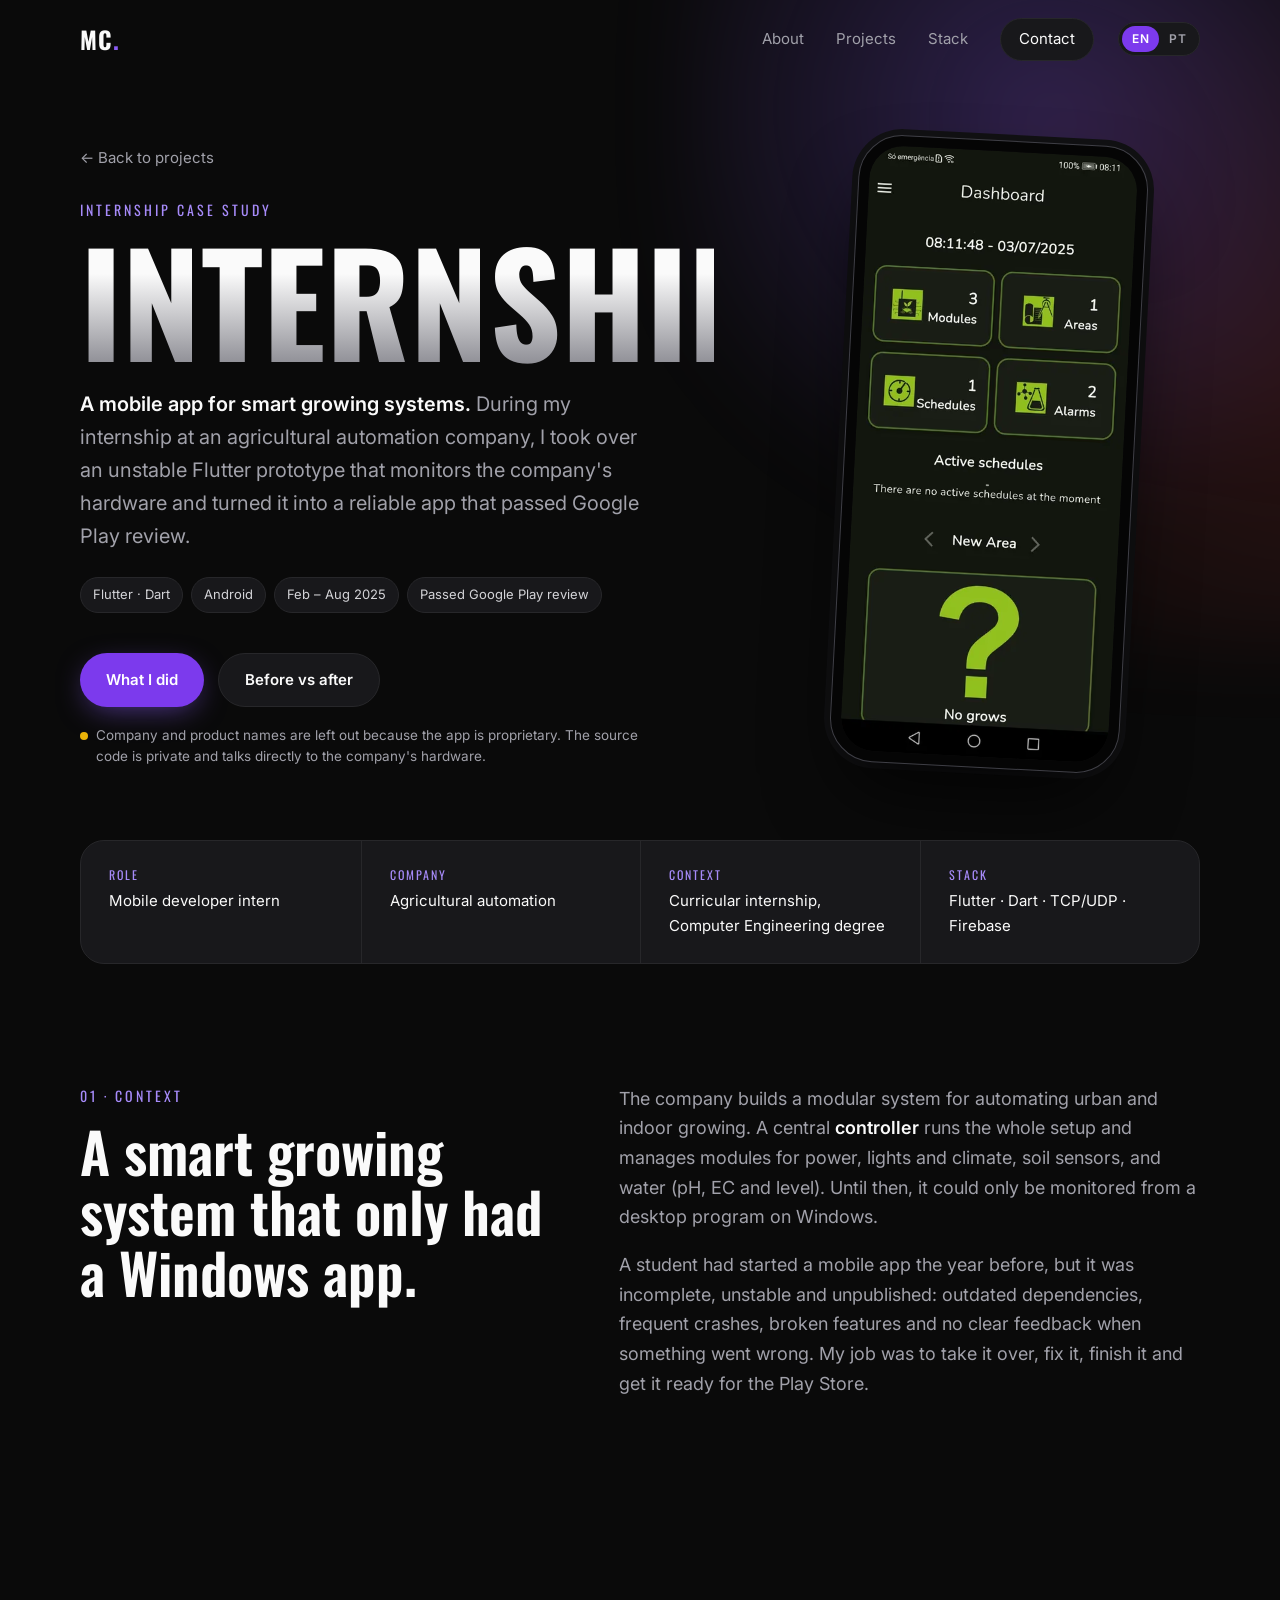
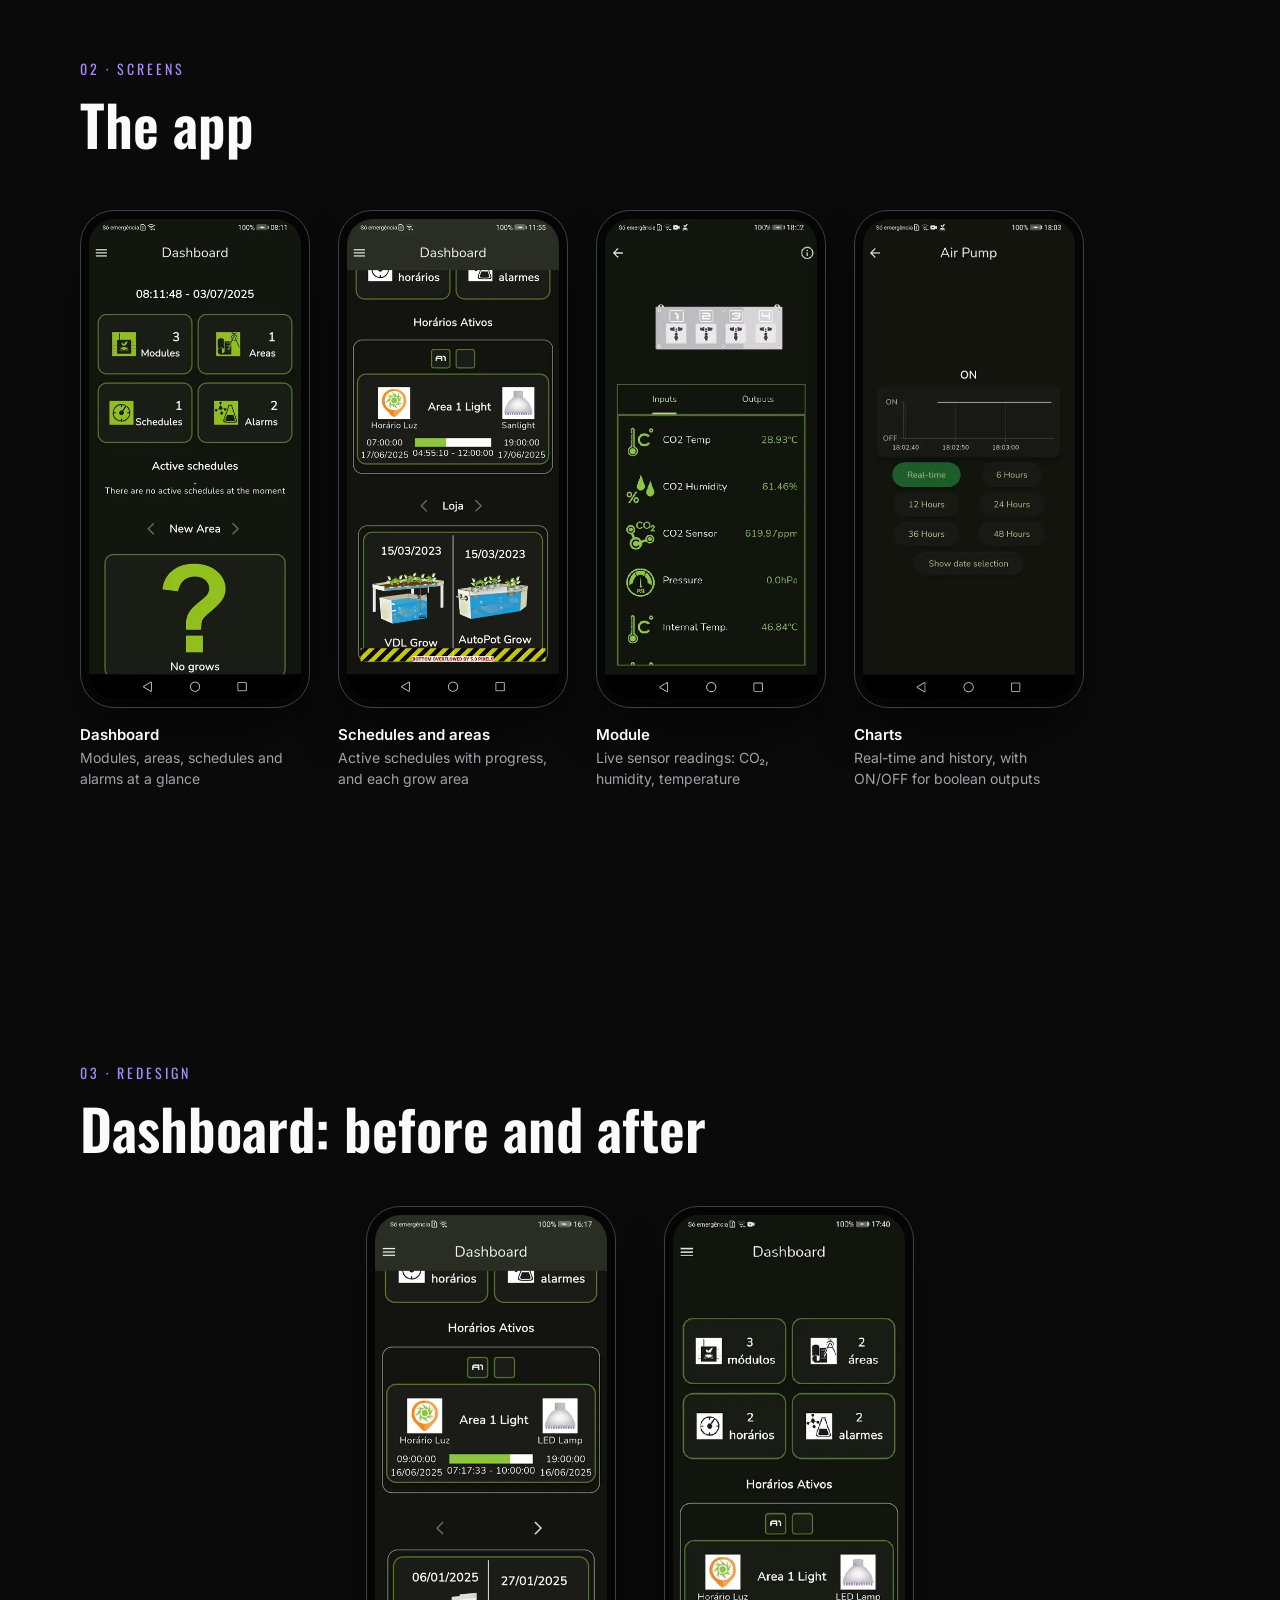
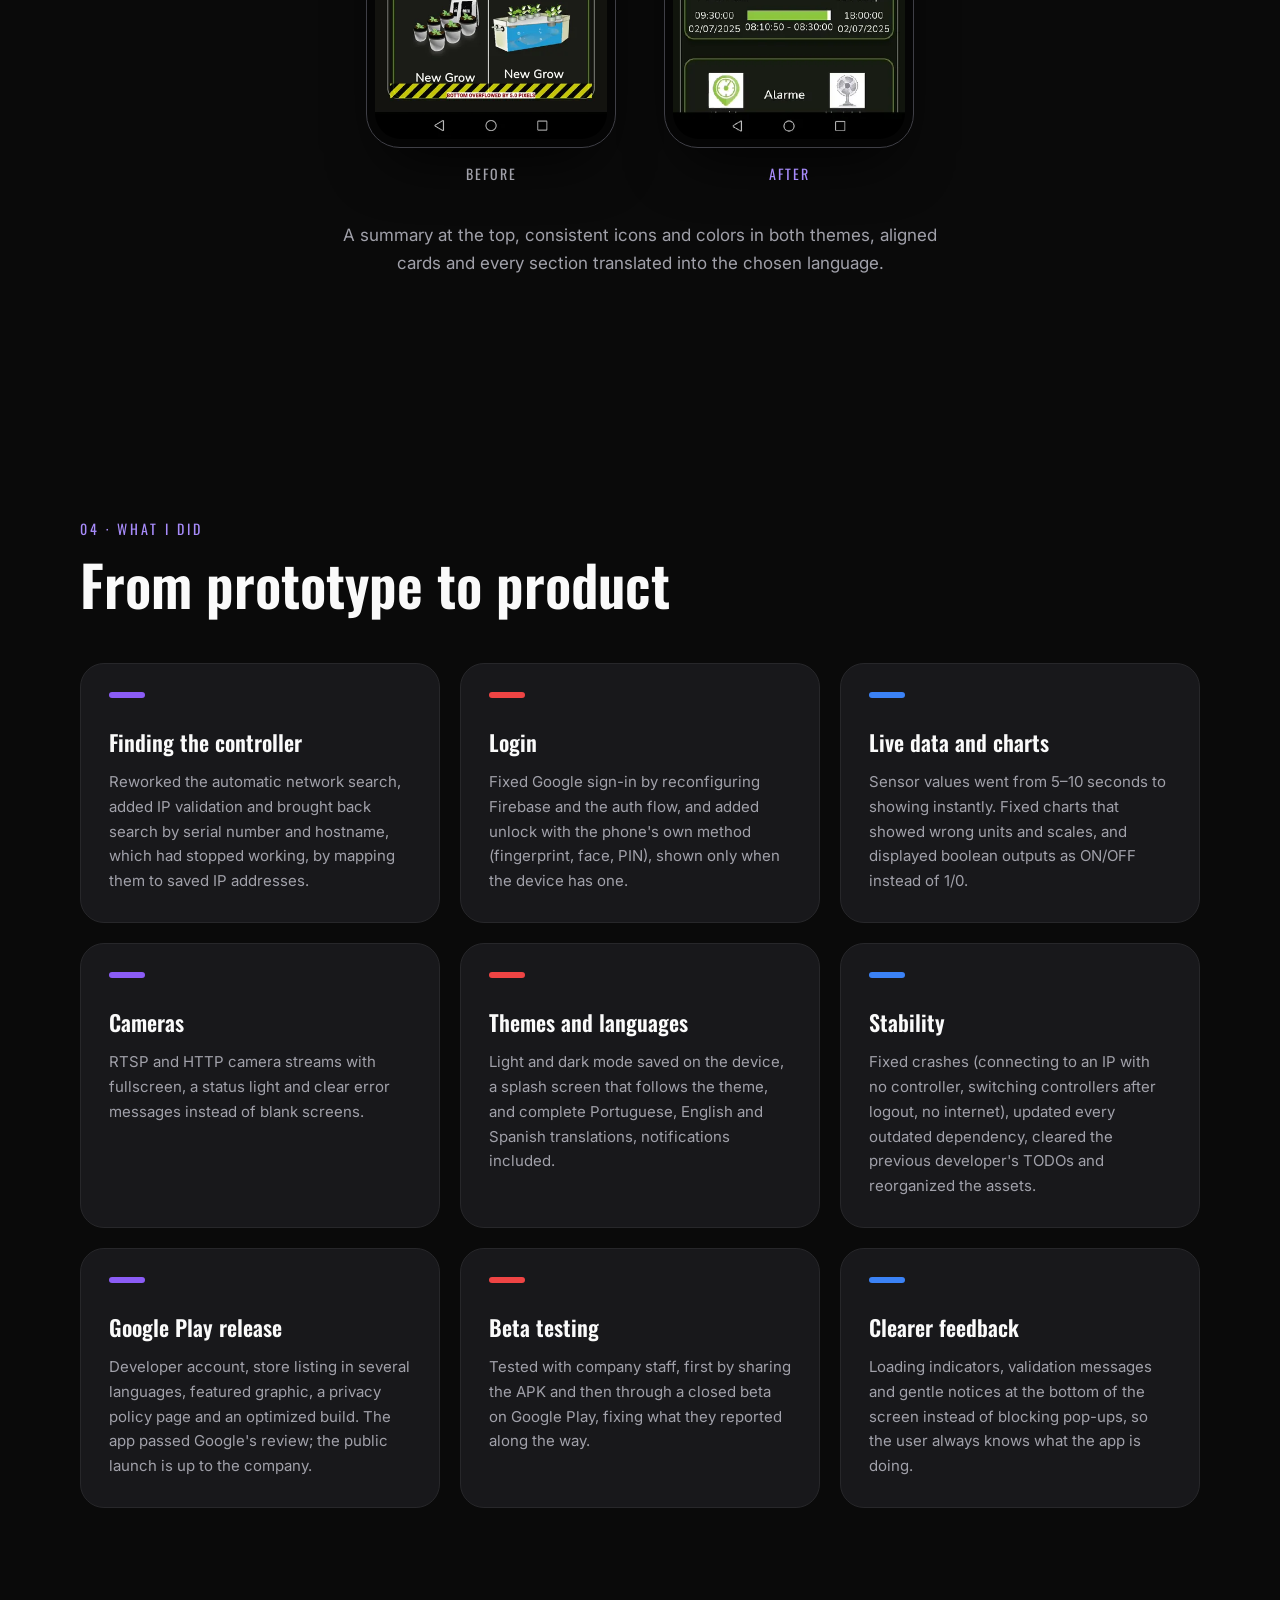
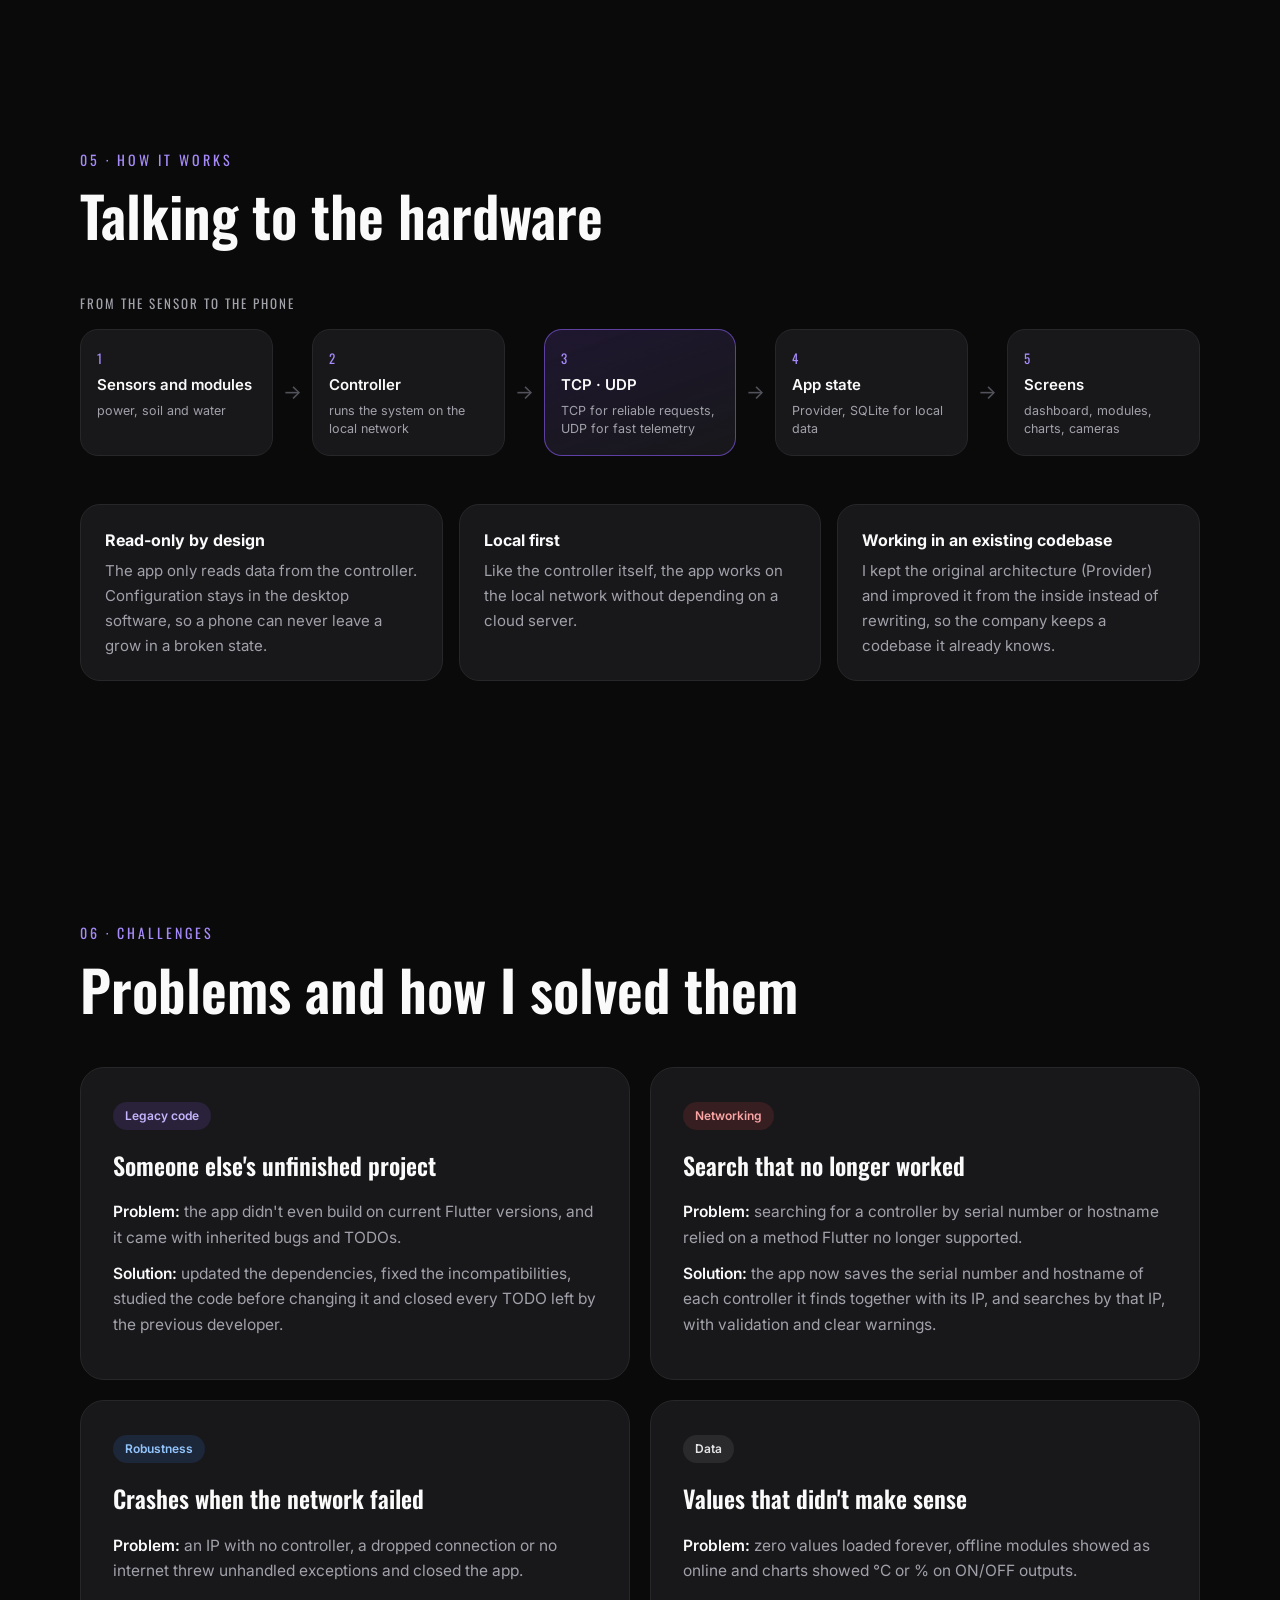
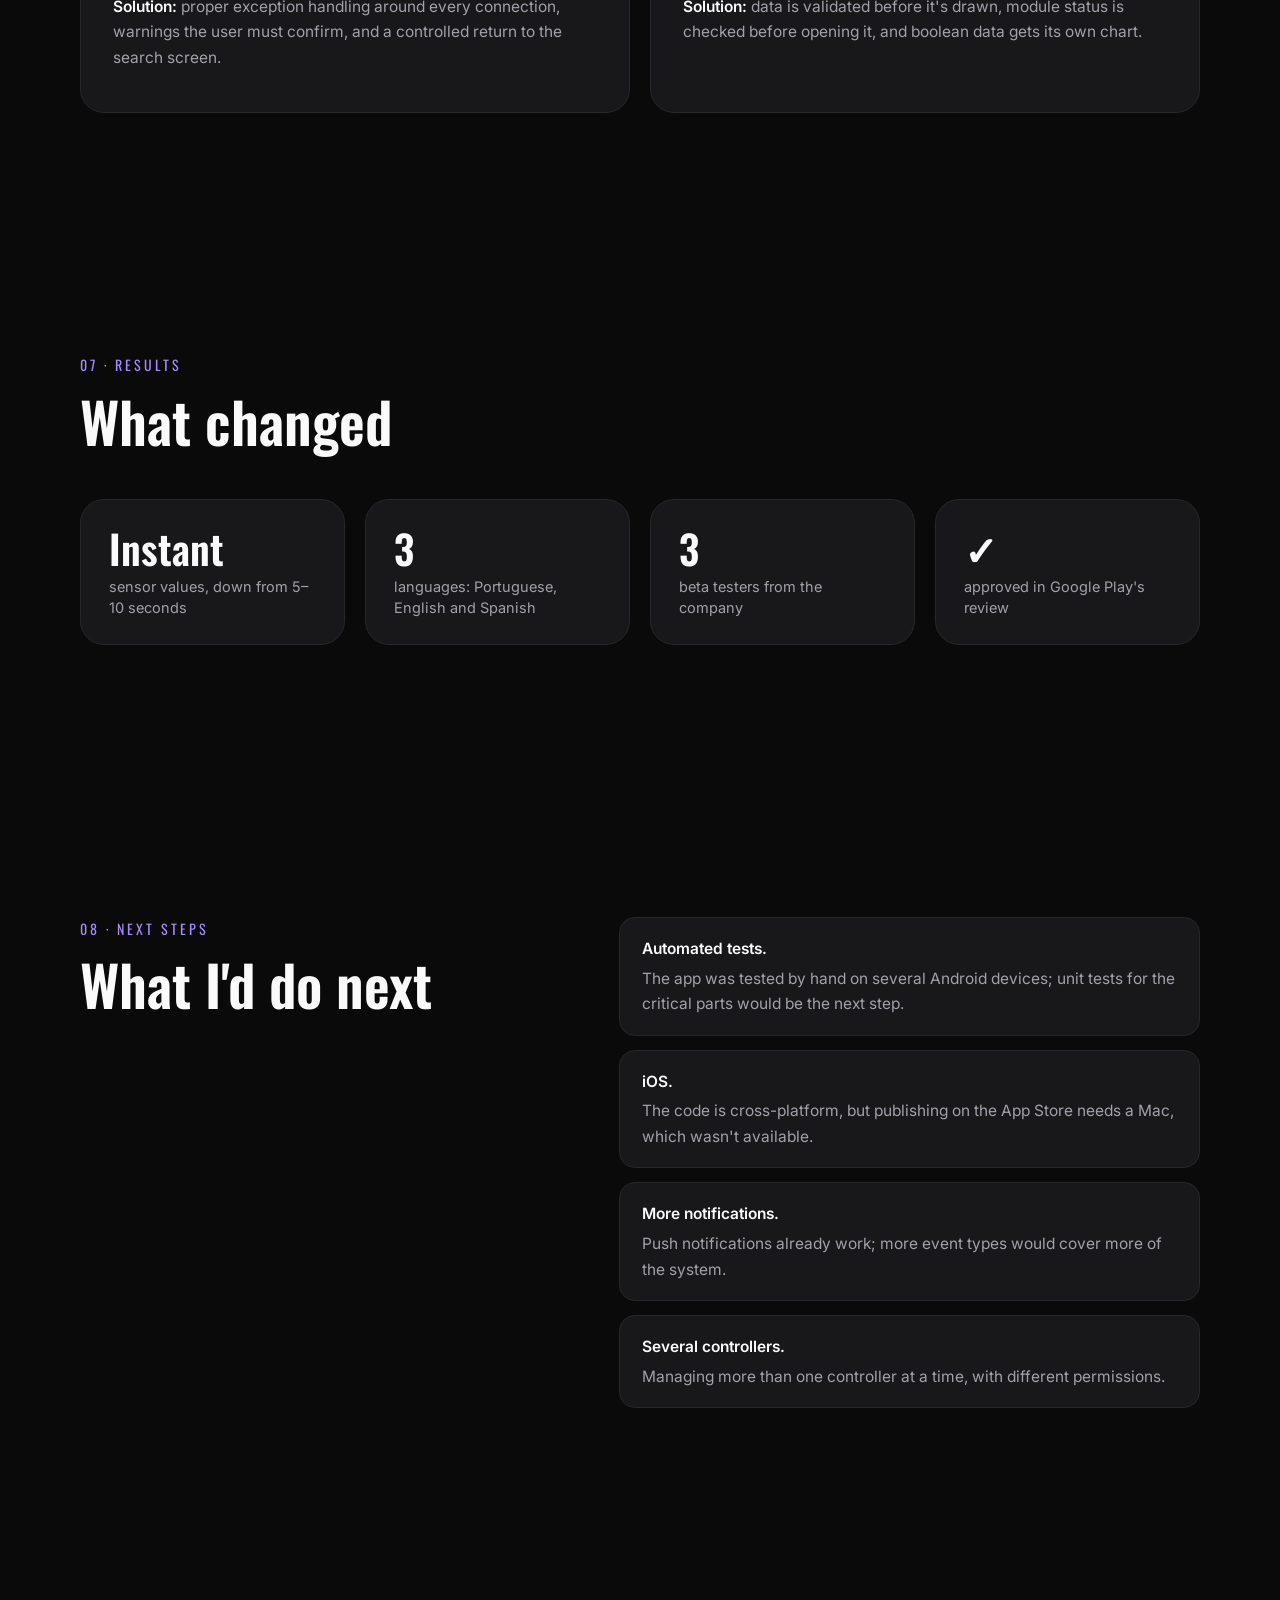
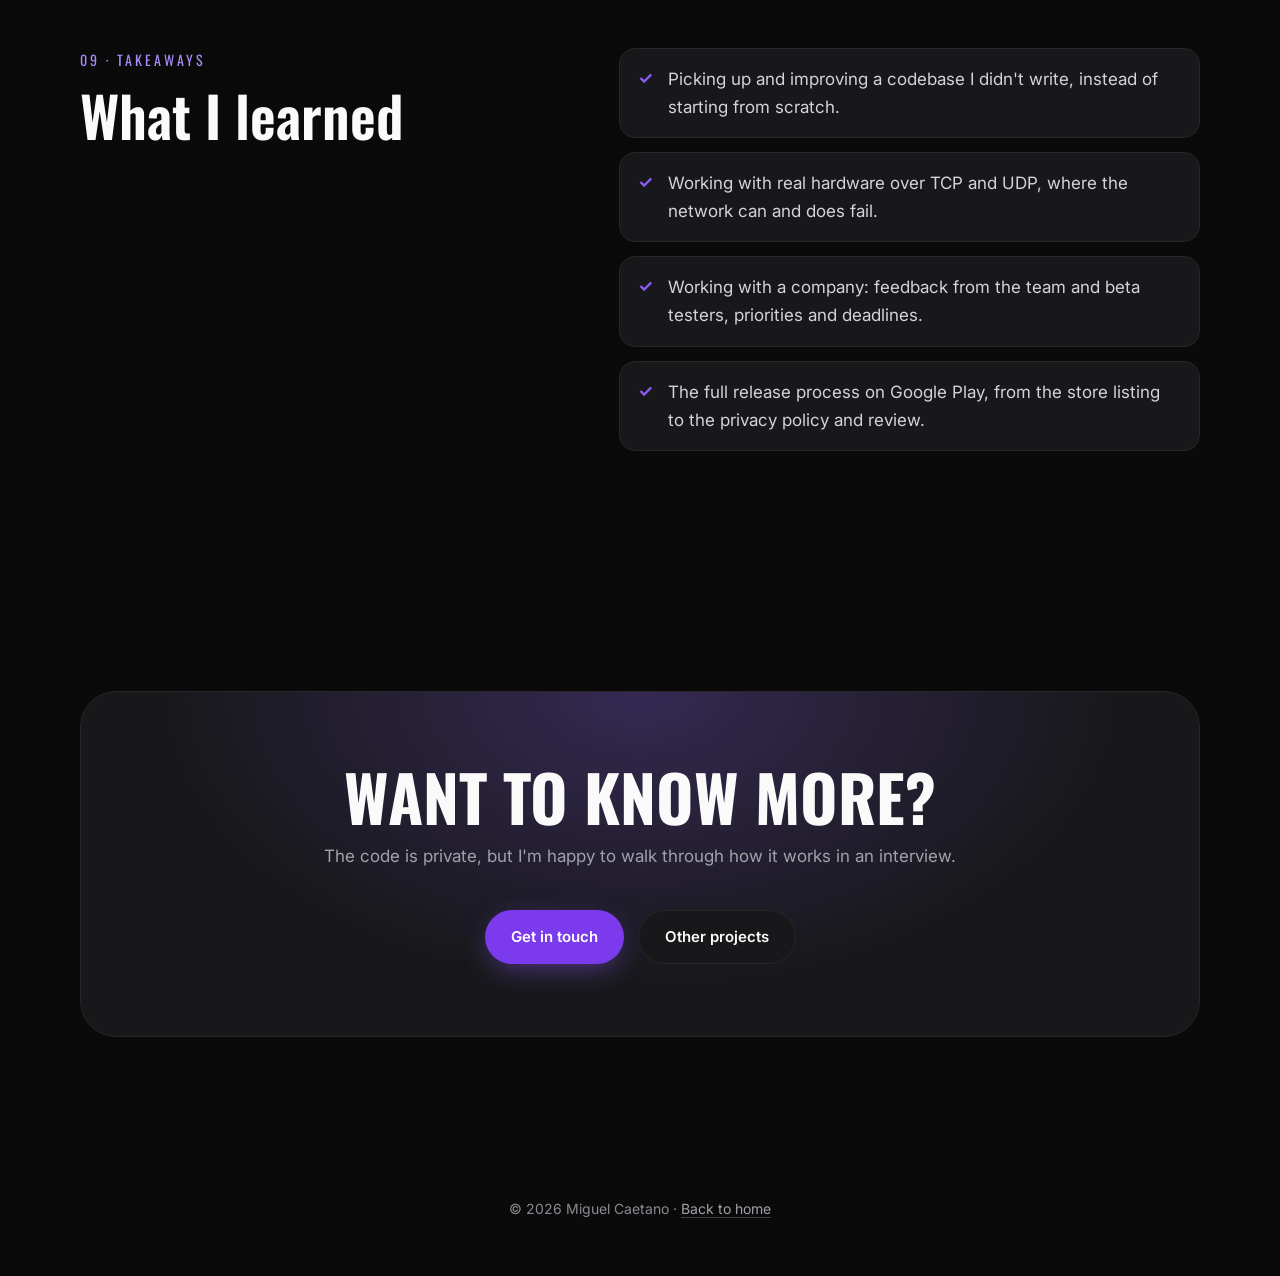
<file: internship/index.html>
<!DOCTYPE html>
<html lang="en">
<head>
  <meta charset="UTF-8" />
  <meta name="viewport" content="width=device-width, initial-scale=1.0" />
  <title data-i18n="gl.meta.title">Internship case study · Smart growing monitor app · Miguel Caetano</title>
  <meta name="description" data-i18n-attr="content:gl.meta.desc" content="Internship case study: a Flutter app for monitoring smart growing systems in real time, which I stabilized, extended and prepared for Google Play." />
  <link rel="canonical" href="https://miguelscaetano.github.io/internship/" />

  <meta property="og:type" content="article" />
  <meta property="og:url" content="https://miguelscaetano.github.io/internship/" />
  <meta property="og:title" content="Internship case study · Smart growing monitor app" />
  <meta property="og:description" content="A Flutter app that talks to real hardware, taken from unstable prototype to Google Play approval." />
  <meta property="og:image" content="https://miguelscaetano.github.io/assets/og-internship.jpg" />
  <meta property="og:image:width" content="1200" />
  <meta property="og:image:height" content="630" />
  <meta property="og:image:alt" content="Screens of a mobile app for monitoring smart growing systems" />
  <meta name="twitter:card" content="summary_large_image" />

  <link rel="icon" href="../favicon.svg" type="image/svg+xml" />
  <link rel="icon" href="../favicon-32.png" sizes="32x32" type="image/png" />
  <link rel="apple-touch-icon" href="../apple-touch-icon.png" />
  <meta name="theme-color" content="#0A0A0A" />

  <link rel="preconnect" href="https://fonts.googleapis.com" />
  <link rel="preconnect" href="https://fonts.gstatic.com" crossorigin />
  <link href="https://fonts.googleapis.com/css2?family=Inter:wght@400;500;600&family=Oswald:wght@500;600;700&display=swap" rel="stylesheet" />
  <link rel="stylesheet" href="../style.css" />
  <link rel="stylesheet" href="../case-study.css" />
</head>
<body>

  <header class="nav" id="nav">
    <a href="../" class="nav__logo">MC<span>.</span></a>
    <div class="nav__right">
      <div class="lang" role="group" aria-label="Language">
        <button type="button" data-lang="en" aria-pressed="true">EN</button>
        <button type="button" data-lang="pt" aria-pressed="false">PT</button>
      </div>
      <button class="nav__toggle" id="navToggle" aria-label="Open menu" data-i18n-attr="aria-label:nav.menu" aria-expanded="false">
        <span></span><span></span>
      </button>
    </div>
    <nav class="nav__links" id="navLinks">
      <a href="../#about" data-i18n="nav.about">About</a>
      <a href="../#projects" data-i18n="nav.projects">Projects</a>
      <a href="../#stack" data-i18n="nav.stack">Stack</a>
      <a href="../#contact" class="nav__cta" data-i18n="nav.contact">Contact</a>
    </nav>
  </header>

  <main>

    <!-- ============ HERO ============ -->
    <section class="cs-hero">
      <div class="hero__glow"></div>
      <div class="container cs-hero__inner">
        <div class="cs-hero__text">
          <a href="../#projects" class="back" data-i18n="cs.back">← Back to projects</a>
          <p class="section__label" data-i18n="gl.label">Internship case study</p>
          <h1 class="cs-title" data-i18n="gl.h1">Internship</h1>
          <p class="cs-lead" data-i18n="gl.lead">
            <strong>A mobile app for smart growing systems.</strong> During my internship at an agricultural
            automation company, I took over an unstable Flutter prototype that monitors the company's hardware
            and turned it into a reliable app that passed Google Play review.
          </p>
          <div class="badges">
            <span>Flutter · Dart</span><span>Android</span><span data-i18n="gl.badge.period">Feb – Aug 2025</span><span data-i18n="gl.badge.review">Passed Google Play review</span>
          </div>
          <div class="hero__actions">
            <a href="#what-i-did" class="btn btn--primary" data-i18n="gl.cta.work">What I did</a>
            <a href="#redesign" class="btn btn--ghost" data-i18n="gl.cta.ba">Before vs after</a>
          </div>
          <p class="note-private" data-i18n="gl.private">Company and product names are left out because the app is proprietary. The source code is private and talks directly to the company's hardware.</p>
        </div>

        <div class="cs-hero__visual">
          <div class="phone phone--hero">
            <div class="phone__screen">
              <img src="../assets/internship/dashboard.webp" srcset="../assets/internship/dashboard-sm.webp 430w, ../assets/internship/dashboard.webp 645w" sizes="(max-width: 720px) 220px, 270px" width="645" height="1398" alt="App dashboard with modules, areas, schedules and alarms" data-i18n-attr="alt:gl.alt.dashboard" />
            </div>
          </div>
        </div>
      </div>
    </section>

    <!-- ============ QUICK FACTS ============ -->
    <section class="container facts reveal">
      <div><span class="facts__k" data-i18n="gl.facts.roleK">Role</span><span class="facts__v" data-i18n="gl.facts.roleV">Mobile developer intern</span></div>
      <div><span class="facts__k" data-i18n="gl.facts.companyK">Company</span><span class="facts__v" data-i18n="gl.facts.companyV">Agricultural automation</span></div>
      <div><span class="facts__k" data-i18n="gl.facts.contextK">Context</span><span class="facts__v" data-i18n="gl.facts.contextV">Curricular internship, Computer Engineering degree</span></div>
      <div><span class="facts__k">Stack</span><span class="facts__v">Flutter · Dart · TCP/UDP · Firebase</span></div>
    </section>

    <!-- ============ CONTEXT ============ -->
    <section class="section">
      <div class="container cs-split">
        <div class="reveal">
          <p class="section__label" data-i18n="gl.ctx.label">01 · Context</p>
          <h2 class="section__title" data-i18n="gl.ctx.title">A smart growing system that only had a Windows app.</h2>
        </div>
        <div class="cs-prose reveal">
          <p data-i18n="gl.ctx.p1">
            The company builds a modular system for automating urban and indoor growing. A central
            <strong>controller</strong> runs the whole setup and manages modules for power, lights and climate,
            soil sensors, and water (pH, EC and level). Until then, it could only be monitored from a desktop
            program on Windows.
          </p>
          <p data-i18n="gl.ctx.p2">
            A student had started a mobile app the year before, but it was incomplete, unstable and unpublished:
            outdated dependencies, frequent crashes, broken features and no clear feedback when something went
            wrong. My job was to take it over, fix it, finish it and get it ready for the Play Store.
          </p>
        </div>
      </div>
    </section>

    <!-- ============ GALLERY ============ -->
    <section class="section section--tight">
      <div class="container">
        <p class="section__label reveal" data-i18n="gl.gal.label">02 · Screens</p>
        <h2 class="section__title reveal" data-i18n="gl.gal.title">The app</h2>
      </div>
      <div class="gallery reveal">
        <figure>
          <div class="gallery__phone"><img src="../assets/internship/dashboard.webp" srcset="../assets/internship/dashboard-sm.webp 430w, ../assets/internship/dashboard.webp 645w" sizes="(max-width: 720px) 184px, 214px" width="645" height="1398" alt="Dashboard" data-i18n-attr="alt:gl.alt.dashboard" loading="lazy" /></div>
          <figcaption data-i18n="gl.gal.dashboard"><b>Dashboard</b>Modules, areas, schedules and alarms at a glance</figcaption>
        </figure>
        <figure>
          <div class="gallery__phone"><img src="../assets/internship/areas.webp" srcset="../assets/internship/areas-sm.webp 430w, ../assets/internship/areas.webp 645w" sizes="(max-width: 720px) 184px, 214px" width="645" height="1398" alt="Active schedules and grow areas" data-i18n-attr="alt:gl.alt.areas" loading="lazy" /></div>
          <figcaption data-i18n="gl.gal.areas"><b>Schedules and areas</b>Active schedules with progress, and each grow area</figcaption>
        </figure>
        <figure>
          <div class="gallery__phone"><img src="../assets/internship/module.webp" srcset="../assets/internship/module-sm.webp 430w, ../assets/internship/module.webp 499w" sizes="(max-width: 720px) 184px, 214px" width="499" height="1079" alt="Module sensors" data-i18n-attr="alt:gl.alt.module" loading="lazy" /></div>
          <figcaption data-i18n="gl.gal.module"><b>Module</b>Live sensor readings: CO₂, humidity, temperature</figcaption>
        </figure>
        <figure>
          <div class="gallery__phone"><img src="../assets/internship/chart.webp" srcset="../assets/internship/chart-sm.webp 430w, ../assets/internship/chart.webp 498w" sizes="(max-width: 720px) 184px, 214px" width="498" height="1079" alt="Output chart" data-i18n-attr="alt:gl.alt.chart" loading="lazy" /></div>
          <figcaption data-i18n="gl.gal.chart"><b>Charts</b>Real-time and history, with ON/OFF for boolean outputs</figcaption>
        </figure>
      </div>
    </section>

    <!-- ============ BEFORE / AFTER ============ -->
    <section class="section" id="redesign">
      <div class="container">
        <p class="section__label reveal" data-i18n="gl.ba.label">03 · Redesign</p>
        <h2 class="section__title reveal" data-i18n="gl.ba.title">Dashboard: before and after</h2>
        <div class="compare reveal">
          <figure>
            <div class="gallery__phone"><img src="../assets/internship/before.webp" srcset="../assets/internship/before-sm.webp 430w, ../assets/internship/before.webp 645w" sizes="(max-width: 720px) 44vw, 250px" width="645" height="1398" alt="Dashboard before the internship" data-i18n-attr="alt:gl.alt.before" loading="lazy" /></div>
            <figcaption data-i18n="gl.ba.before">Before</figcaption>
          </figure>
          <figure>
            <div class="gallery__phone"><img src="../assets/internship/after.webp" srcset="../assets/internship/after-sm.webp 430w, ../assets/internship/after.webp 498w" sizes="(max-width: 720px) 44vw, 250px" width="498" height="1079" alt="Dashboard after the internship" data-i18n-attr="alt:gl.alt.after" loading="lazy" /></div>
            <figcaption data-i18n="gl.ba.after">After</figcaption>
          </figure>
        </div>
        <p class="compare__text reveal" data-i18n="gl.ba.text">A summary at the top, consistent icons and colors in both themes, aligned cards and every section translated into the chosen language.</p>
      </div>
    </section>

    <!-- ============ WHAT I DID ============ -->
    <section class="section" id="what-i-did">
      <div class="container">
        <p class="section__label reveal" data-i18n="gl.did.label">04 · What I did</p>
        <h2 class="section__title reveal" data-i18n="gl.did.title">From prototype to product</h2>
        <div class="feat-grid">
          <article class="feat reveal"><i class="bar bar--exotic"></i><h3 data-i18n="gl.did.1t">Finding the controller</h3><p data-i18n="gl.did.1p">Reworked the automatic network search, added IP validation and brought back search by serial number and hostname, which had stopped working, by mapping them to saved IP addresses.</p></article>
          <article class="feat reveal"><i class="bar bar--rare"></i><h3 data-i18n="gl.did.2t">Login</h3><p data-i18n="gl.did.2p">Fixed Google sign-in by reconfiguring Firebase and the auth flow, and added unlock with the phone's own method (fingerprint, face, PIN), shown only when the device has one.</p></article>
          <article class="feat reveal"><i class="bar bar--common"></i><h3 data-i18n="gl.did.3t">Live data and charts</h3><p data-i18n="gl.did.3p">Sensor values went from 5–10 seconds to showing instantly. Fixed charts that showed wrong units and scales, and displayed boolean outputs as ON/OFF instead of 1/0.</p></article>
          <article class="feat reveal"><i class="bar bar--exotic"></i><h3 data-i18n="gl.did.4t">Cameras</h3><p data-i18n="gl.did.4p">RTSP and HTTP camera streams with fullscreen, a status light and clear error messages instead of blank screens.</p></article>
          <article class="feat reveal"><i class="bar bar--rare"></i><h3 data-i18n="gl.did.5t">Themes and languages</h3><p data-i18n="gl.did.5p">Light and dark mode saved on the device, a splash screen that follows the theme, and complete Portuguese, English and Spanish translations, notifications included.</p></article>
          <article class="feat reveal"><i class="bar bar--common"></i><h3 data-i18n="gl.did.6t">Stability</h3><p data-i18n="gl.did.6p">Fixed crashes (connecting to an IP with no controller, switching controllers after logout, no internet), updated every outdated dependency, cleared the previous developer's TODOs and reorganized the assets.</p></article>
          <article class="feat reveal"><i class="bar bar--exotic"></i><h3 data-i18n="gl.did.7t">Google Play release</h3><p data-i18n="gl.did.7p">Developer account, store listing in several languages, featured graphic, a privacy policy page and an optimized build. The app passed Google's review; the public launch is up to the company.</p></article>
          <article class="feat reveal"><i class="bar bar--rare"></i><h3 data-i18n="gl.did.8t">Beta testing</h3><p data-i18n="gl.did.8p">Tested with company staff, first by sharing the APK and then through a closed beta on Google Play, fixing what they reported along the way.</p></article>
          <article class="feat reveal"><i class="bar bar--common"></i><h3 data-i18n="gl.did.9t">Clearer feedback</h3><p data-i18n="gl.did.9p">Loading indicators, validation messages and gentle notices at the bottom of the screen instead of blocking pop-ups, so the user always knows what the app is doing.</p></article>
        </div>
      </div>
    </section>

    <!-- ============ HOW IT WORKS ============ -->
    <section class="section">
      <div class="container">
        <p class="section__label reveal" data-i18n="gl.how.label">05 · How it works</p>
        <h2 class="section__title reveal" data-i18n="gl.how.title">Talking to the hardware</h2>

        <p class="flow__title reveal" data-i18n="gl.flow.title">From the sensor to the phone</p>
        <div class="flow reveal">
          <div class="flow__step"><span class="flow__n">1</span><b data-i18n="gl.flow.1t">Sensors and modules</b><small data-i18n="gl.flow.1s">power, soil and water</small></div>
          <div class="flow__arrow" aria-hidden="true">→</div>
          <div class="flow__step"><span class="flow__n">2</span><b data-i18n="gl.flow.2t">Controller</b><small data-i18n="gl.flow.2s">runs the system on the local network</small></div>
          <div class="flow__arrow" aria-hidden="true">→</div>
          <div class="flow__step flow__step--accent"><span class="flow__n">3</span><b>TCP · UDP</b><small data-i18n="gl.flow.3s">TCP for reliable requests, UDP for fast telemetry</small></div>
          <div class="flow__arrow" aria-hidden="true">→</div>
          <div class="flow__step"><span class="flow__n">4</span><b data-i18n="gl.flow.4t">App state</b><small data-i18n="gl.flow.4s">Provider, SQLite for local data</small></div>
          <div class="flow__arrow" aria-hidden="true">→</div>
          <div class="flow__step"><span class="flow__n">5</span><b data-i18n="gl.flow.5t">Screens</b><small data-i18n="gl.flow.5s">dashboard, modules, charts, cameras</small></div>
        </div>

        <div class="arch__notes arch__notes--row">
          <div class="note reveal"><h3 data-i18n="gl.how.n1t">Read-only by design</h3><p data-i18n="gl.how.n1p">The app only reads data from the controller. Configuration stays in the desktop software, so a phone can never leave a grow in a broken state.</p></div>
          <div class="note reveal"><h3 data-i18n="gl.how.n2t">Local first</h3><p data-i18n="gl.how.n2p">Like the controller itself, the app works on the local network without depending on a cloud server.</p></div>
          <div class="note reveal"><h3 data-i18n="gl.how.n3t">Working in an existing codebase</h3><p data-i18n="gl.how.n3p">I kept the original architecture (Provider) and improved it from the inside instead of rewriting, so the company keeps a codebase it already knows.</p></div>
        </div>
      </div>
    </section>

    <!-- ============ CHALLENGES ============ -->
    <section class="section">
      <div class="container">
        <p class="section__label reveal" data-i18n="gl.ch.label">06 · Challenges</p>
        <h2 class="section__title reveal" data-i18n="gl.ch.title">Problems and how I solved them</h2>
        <div class="challenges">
          <article class="challenge reveal">
            <span class="challenge__tag" data-i18n="gl.ch.1tag">Legacy code</span>
            <h3 data-i18n="gl.ch.1t">Someone else's unfinished project</h3>
            <p data-i18n="gl.ch.1p"><b>Problem:</b> the app didn't even build on current Flutter versions, and it came with inherited bugs and TODOs.</p>
            <p data-i18n="gl.ch.1s"><b>Solution:</b> updated the dependencies, fixed the incompatibilities, studied the code before changing it and closed every TODO left by the previous developer.</p>
          </article>
          <article class="challenge reveal">
            <span class="challenge__tag" data-i18n="gl.ch.2tag">Networking</span>
            <h3 data-i18n="gl.ch.2t">Search that no longer worked</h3>
            <p data-i18n="gl.ch.2p"><b>Problem:</b> searching for a controller by serial number or hostname relied on a method Flutter no longer supported.</p>
            <p data-i18n="gl.ch.2s"><b>Solution:</b> the app now saves the serial number and hostname of each controller it finds together with its IP, and searches by that IP, with validation and clear warnings.</p>
          </article>
          <article class="challenge reveal">
            <span class="challenge__tag" data-i18n="gl.ch.3tag">Robustness</span>
            <h3 data-i18n="gl.ch.3t">Crashes when the network failed</h3>
            <p data-i18n="gl.ch.3p"><b>Problem:</b> an IP with no controller, a dropped connection or no internet threw unhandled exceptions and closed the app.</p>
            <p data-i18n="gl.ch.3s"><b>Solution:</b> proper exception handling around every connection, warnings the user must confirm, and a controlled return to the search screen.</p>
          </article>
          <article class="challenge reveal">
            <span class="challenge__tag" data-i18n="gl.ch.4tag">Data</span>
            <h3 data-i18n="gl.ch.4t">Values that didn't make sense</h3>
            <p data-i18n="gl.ch.4p"><b>Problem:</b> zero values loaded forever, offline modules showed as online and charts showed °C or % on ON/OFF outputs.</p>
            <p data-i18n="gl.ch.4s"><b>Solution:</b> data is validated before it's drawn, module status is checked before opening it, and boolean data gets its own chart.</p>
          </article>
        </div>
      </div>
    </section>

    <!-- ============ RESULTS ============ -->
    <section class="section section--tight">
      <div class="container">
        <p class="section__label reveal" data-i18n="gl.res.label">07 · Results</p>
        <h2 class="section__title reveal" data-i18n="gl.res.title">What changed</h2>
        <div class="results reveal">
          <div class="result"><b data-i18n="gl.res.1b">Instant</b><span data-i18n="gl.res.1s">sensor values, down from 5–10 seconds</span></div>
          <div class="result"><b>3</b><span data-i18n="gl.res.2s">languages: Portuguese, English and Spanish</span></div>
          <div class="result"><b>3</b><span data-i18n="gl.res.3s">beta testers from the company</span></div>
          <div class="result"><b>✓</b><span data-i18n="gl.res.4s">approved in Google Play's review</span></div>
        </div>
      </div>
    </section>

    <!-- ============ NEXT STEPS + LEARNED ============ -->
    <section class="section">
      <div class="container cs-split">
        <div class="reveal">
          <p class="section__label" data-i18n="gl.next.label">08 · Next steps</p>
          <h2 class="section__title" data-i18n="gl.next.title">What I'd do next</h2>
        </div>
        <ul class="limits reveal">
          <li data-i18n="gl.next.1"><b>Automated tests.</b> The app was tested by hand on several Android devices; unit tests for the critical parts would be the next step.</li>
          <li data-i18n="gl.next.2"><b>iOS.</b> The code is cross-platform, but publishing on the App Store needs a Mac, which wasn't available.</li>
          <li data-i18n="gl.next.3"><b>More notifications.</b> Push notifications already work; more event types would cover more of the system.</li>
          <li data-i18n="gl.next.4"><b>Several controllers.</b> Managing more than one controller at a time, with different permissions.</li>
        </ul>
      </div>
    </section>

    <section class="section">
      <div class="container cs-split">
        <div class="reveal">
          <p class="section__label" data-i18n="gl.learn.label">09 · Takeaways</p>
          <h2 class="section__title" data-i18n="cs.learn.title">What I learned</h2>
        </div>
        <ul class="learned reveal">
          <li data-i18n="gl.learn.1">Picking up and improving a codebase I didn't write, instead of starting from scratch.</li>
          <li data-i18n="gl.learn.2">Working with real hardware over TCP and UDP, where the network can and does fail.</li>
          <li data-i18n="gl.learn.3">Working with a company: feedback from the team and beta testers, priorities and deadlines.</li>
          <li data-i18n="gl.learn.4">The full release process on Google Play, from the store listing to the privacy policy and review.</li>
        </ul>
      </div>
    </section>

    <!-- ============ CTA ============ -->
    <section class="section section--tight">
      <div class="container">
        <div class="cs-cta reveal">
          <h2 data-i18n="gl.cta.title">Want to know more?</h2>
          <p data-i18n="gl.cta.text">The code is private, but I'm happy to walk through how it works in an interview.</p>
          <div class="hero__actions cs-cta__actions">
            <a href="../#contact" class="btn btn--primary" data-i18n="cs.cta.talk">Get in touch</a>
            <a href="../#projects" class="btn btn--ghost" data-i18n="gl.cta.back">Other projects</a>
          </div>
        </div>
      </div>
    </section>
  </main>

  <footer class="footer">
    <p>© <span id="year"></span> Miguel Caetano · <a href="../" data-i18n="cs.footer.home">Back to home</a></p>
  </footer>

  <script src="../i18n.js"></script>
  <script src="../script.js"></script>
</body>
</html>
</file>
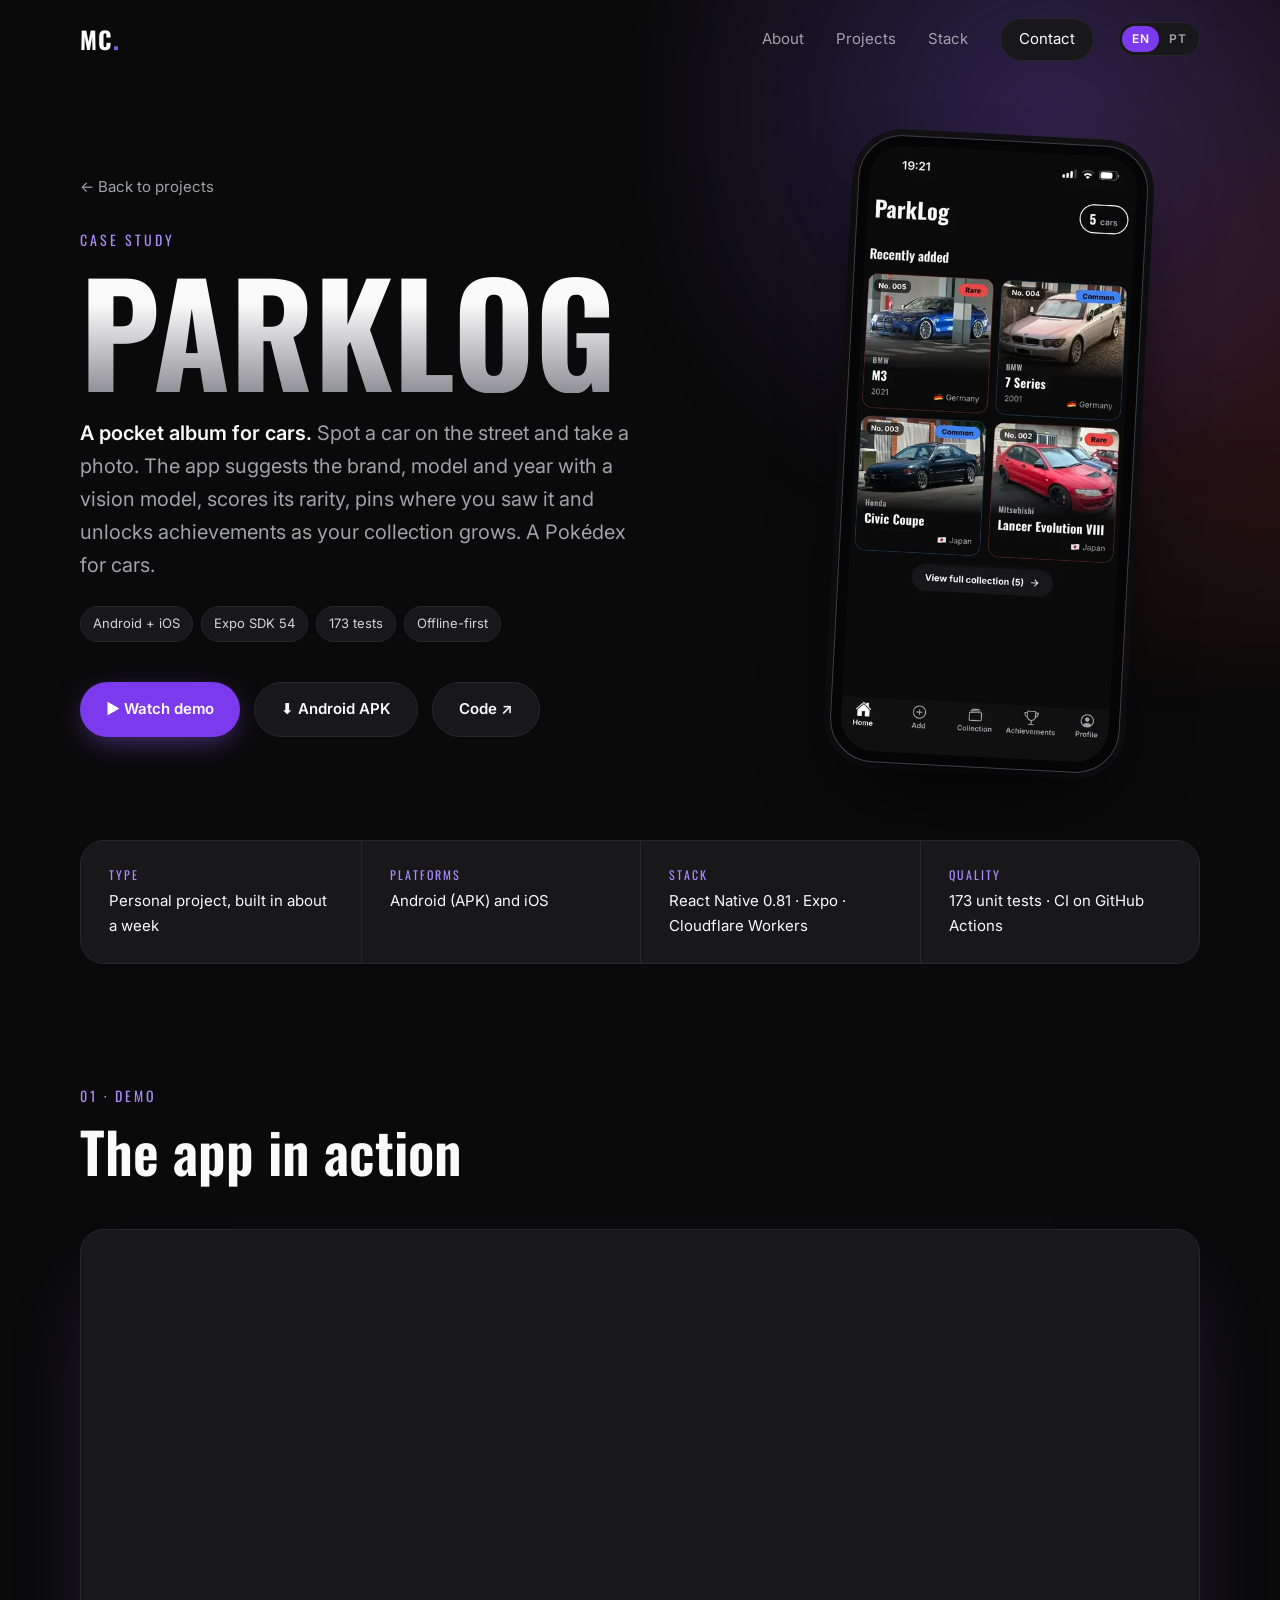
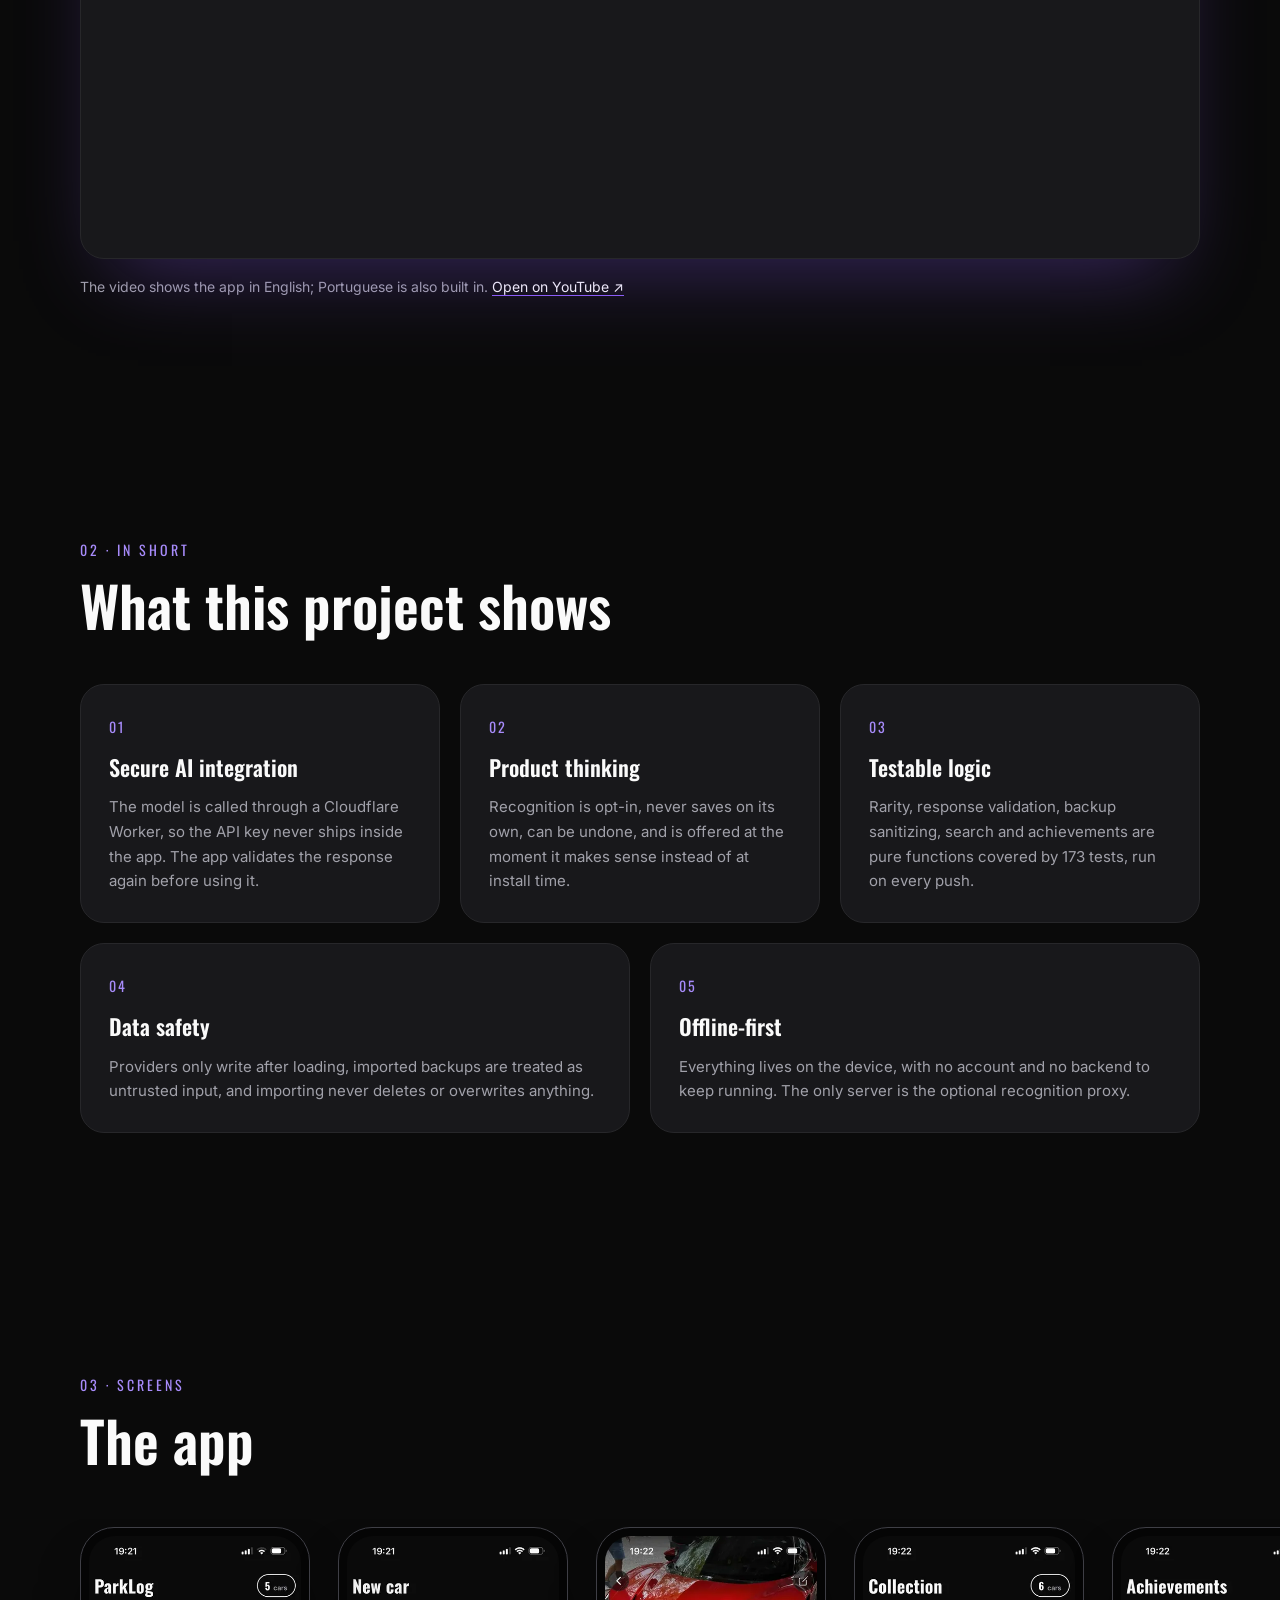
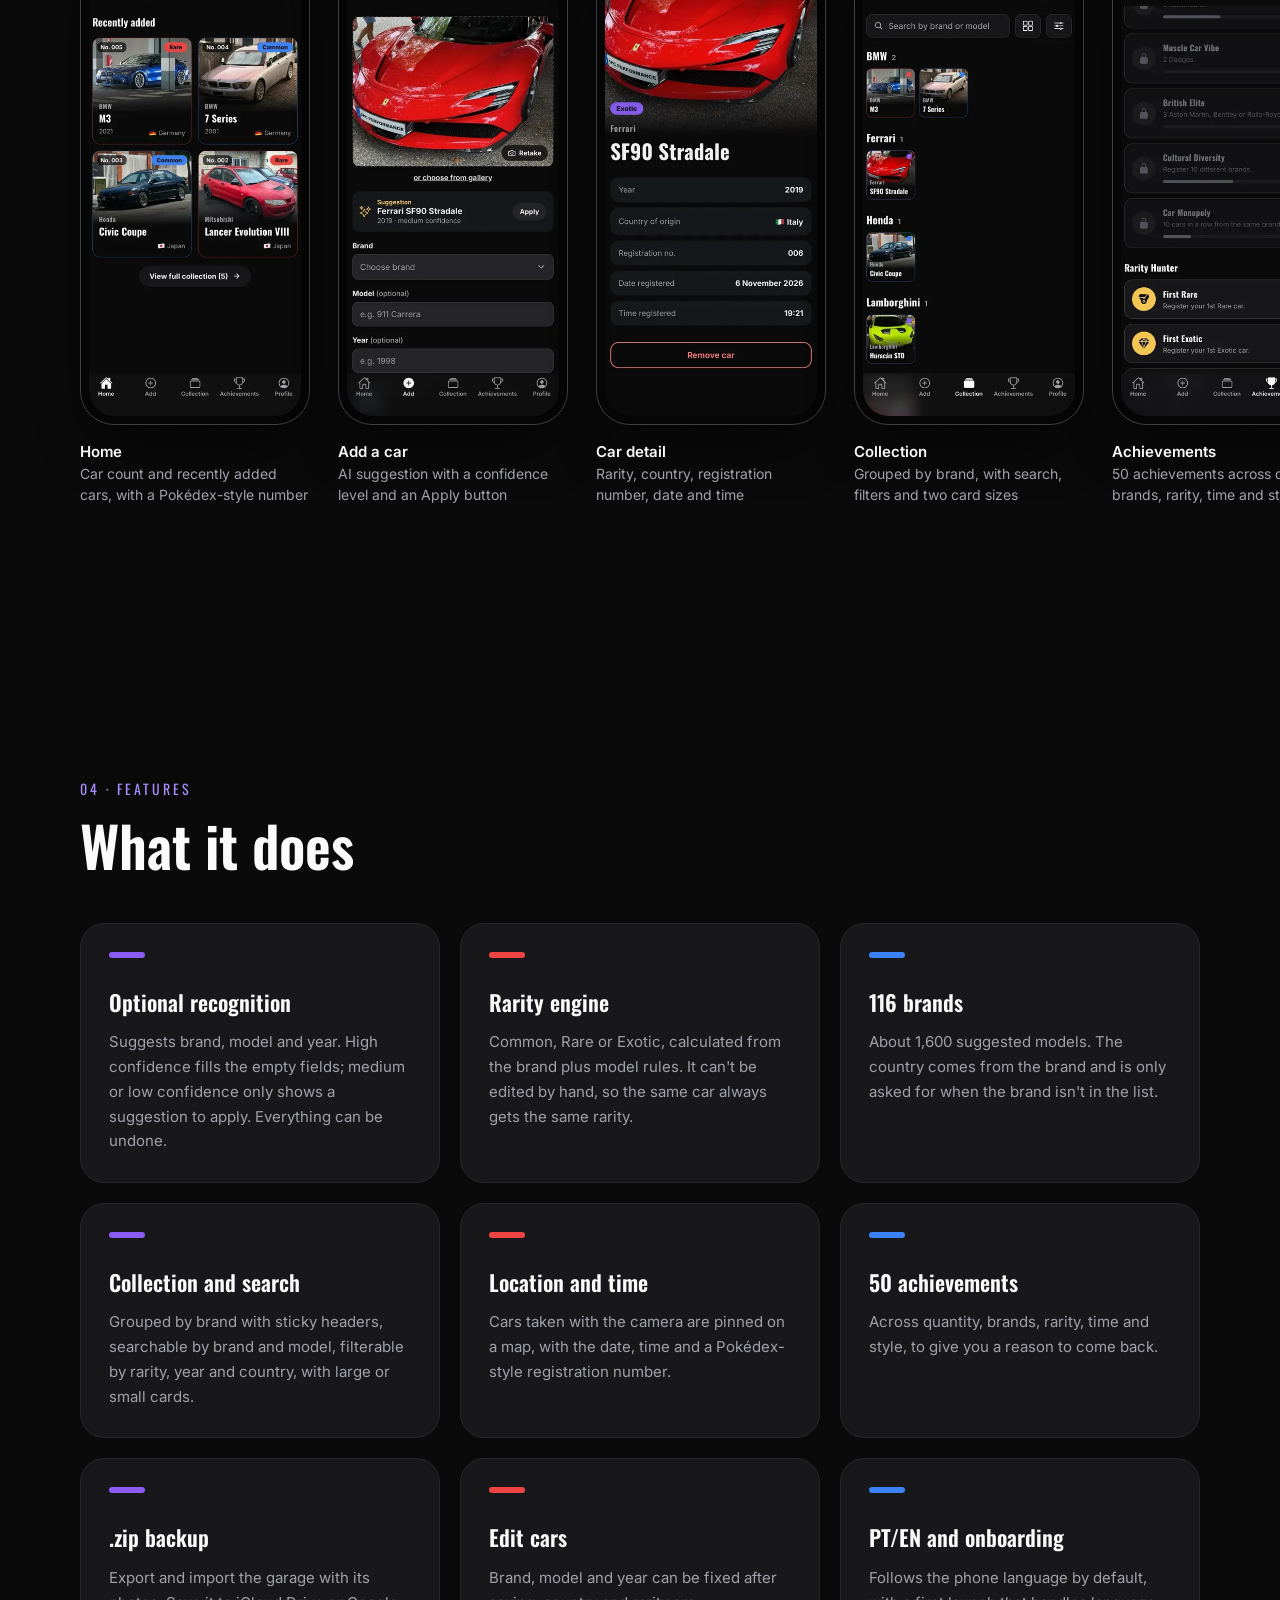
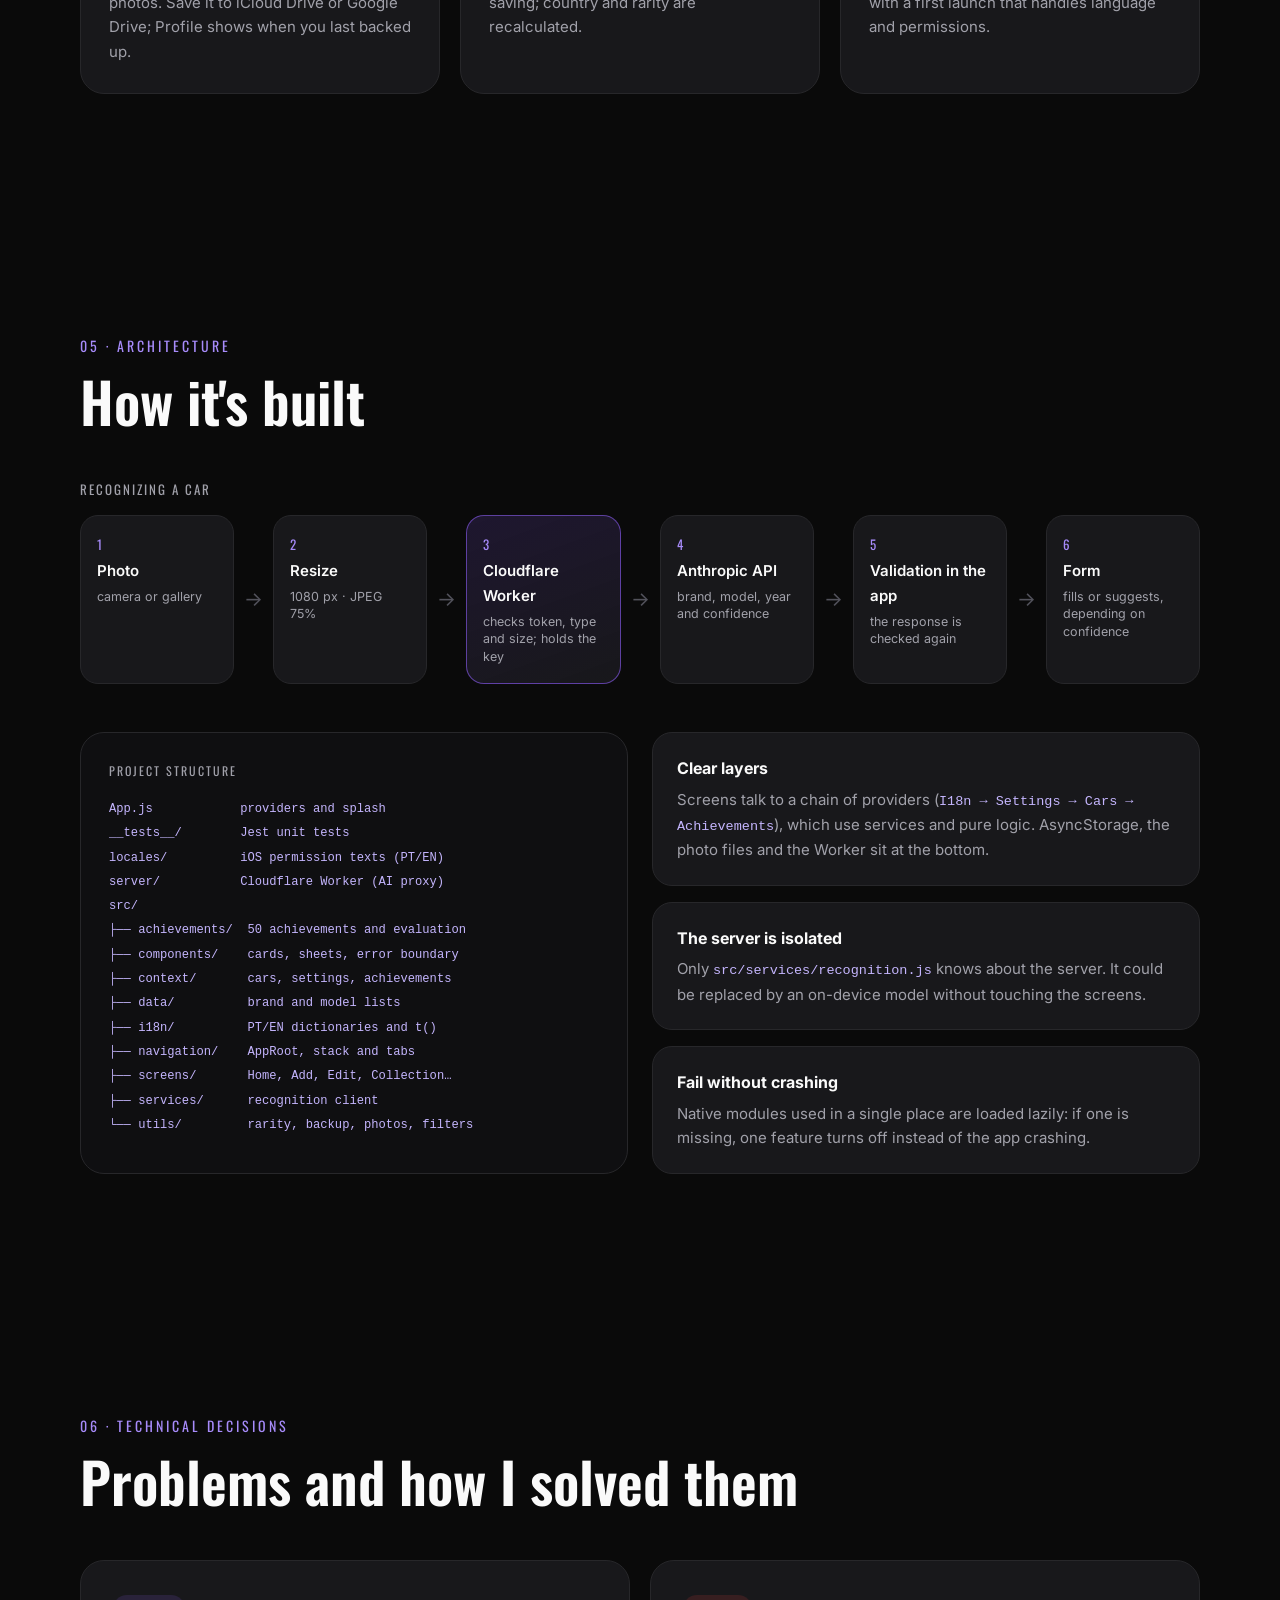
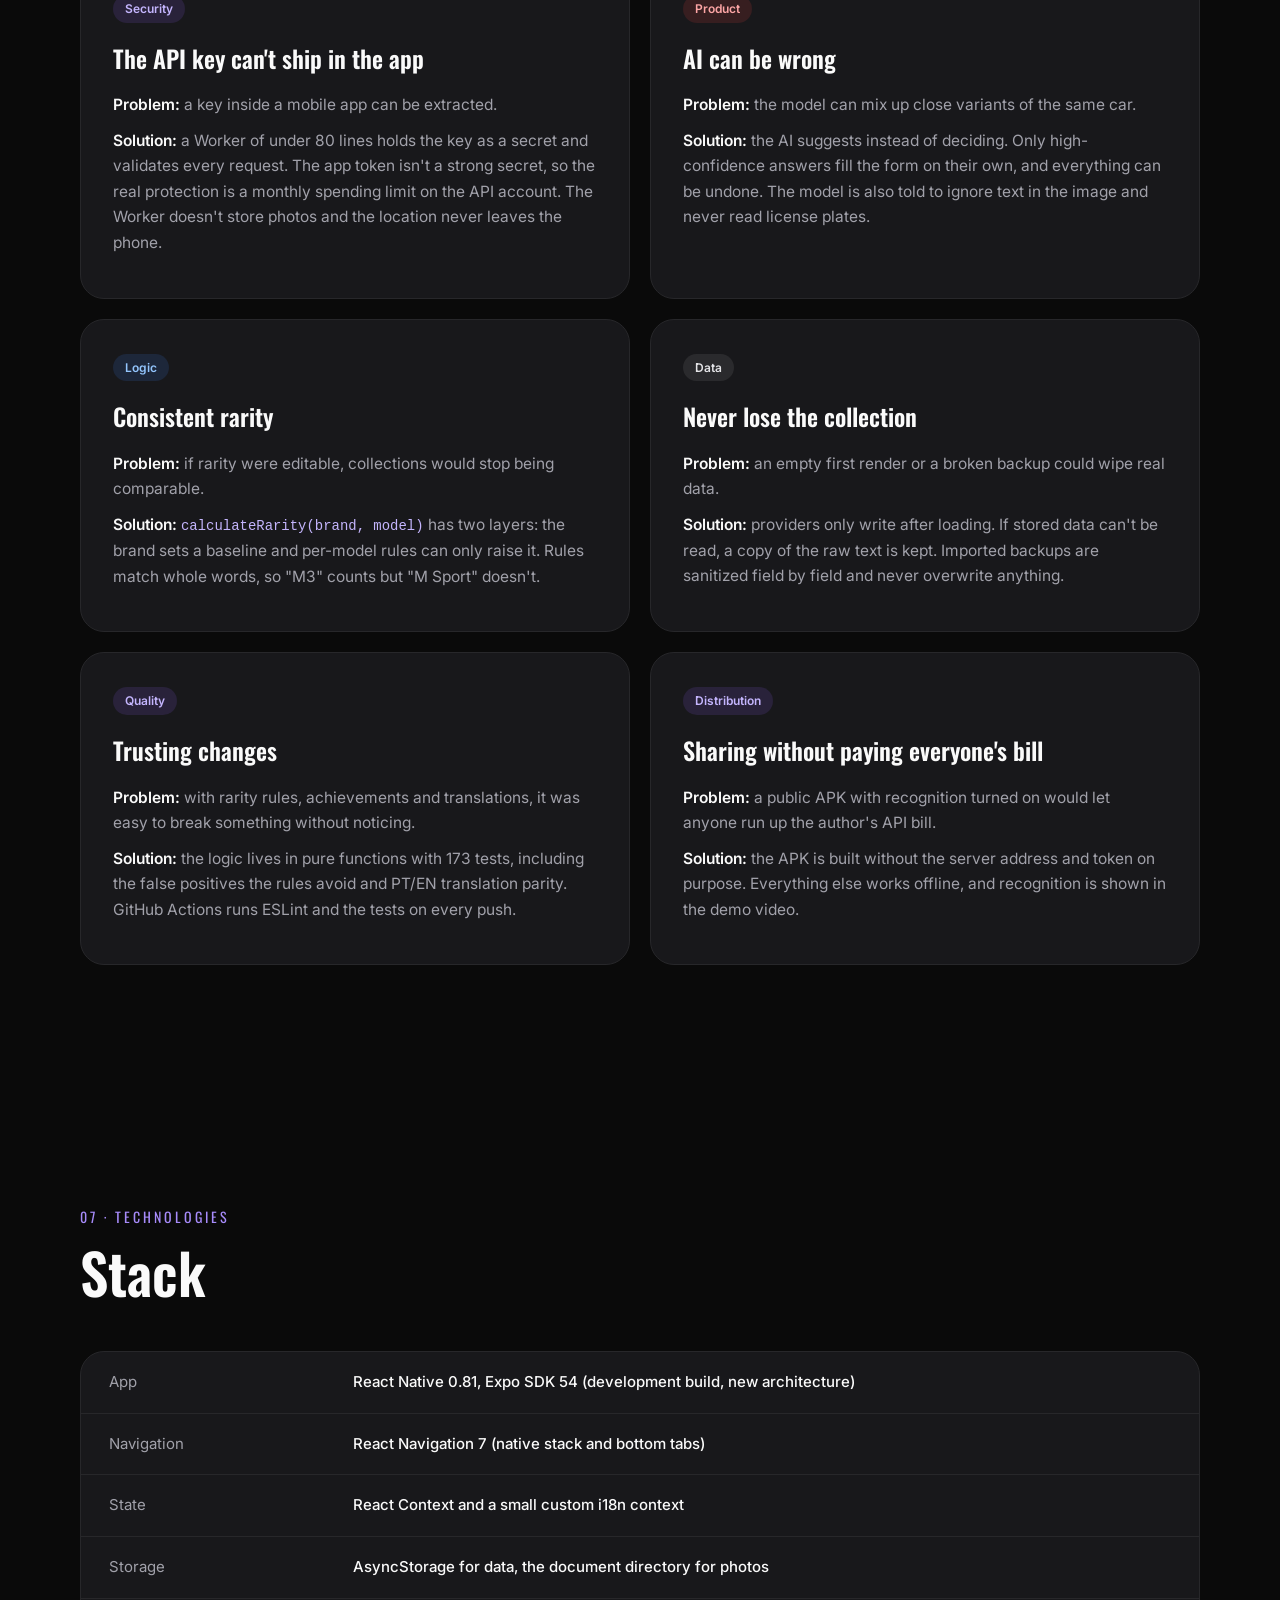
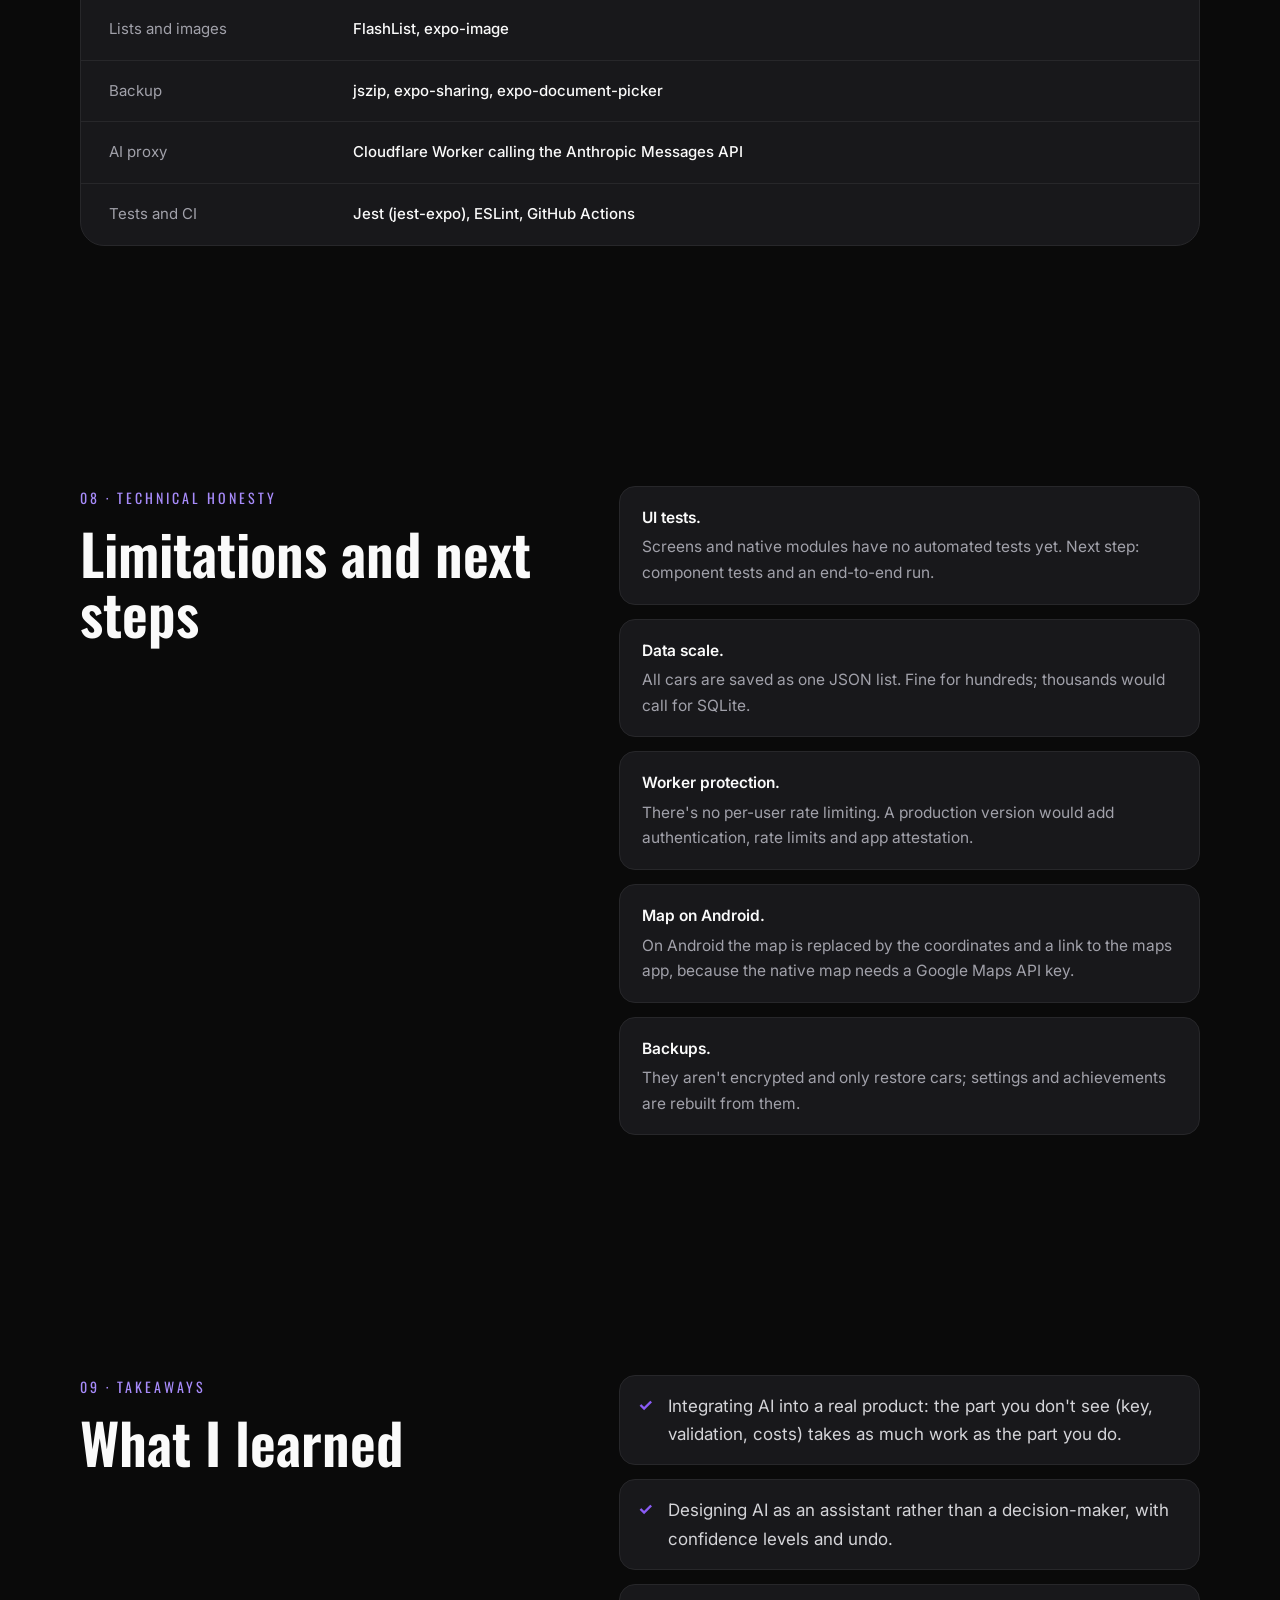
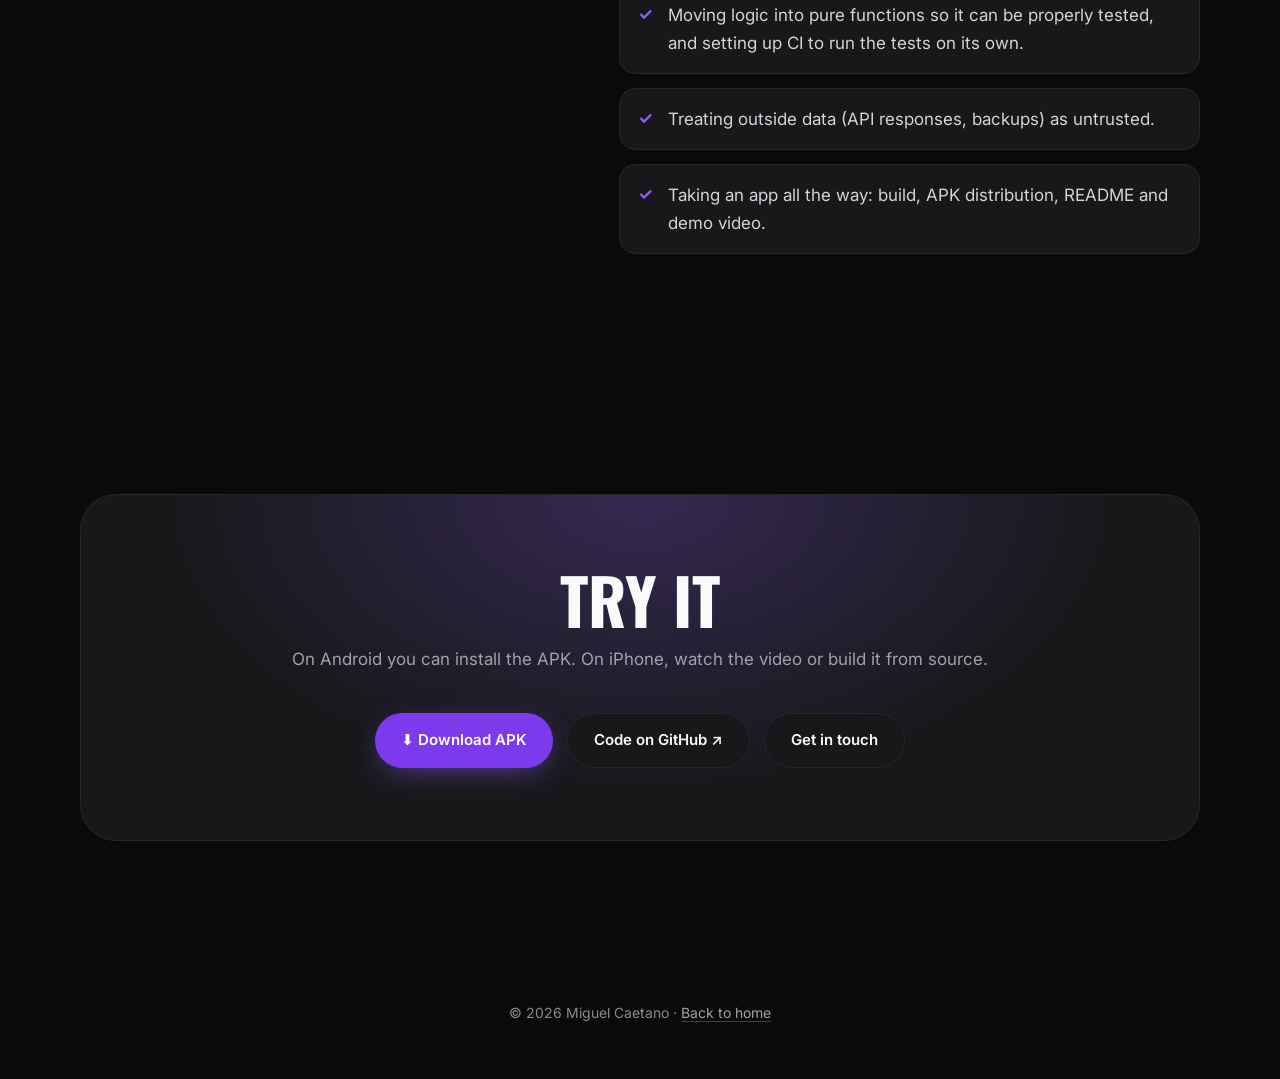
<file: parklog/index.html>
<!DOCTYPE html>
<html lang="en">
<head>
  <meta charset="UTF-8" />
  <meta name="viewport" content="width=device-width, initial-scale=1.0" />
  <title data-i18n="cs.meta.title">ParkLog · Case study · Miguel Caetano</title>
  <meta name="description" data-i18n-attr="content:cs.meta.desc" content="ParkLog: a React Native and Expo app that recognizes cars with AI and turns them into a collection. Architecture, technical decisions, tests and limitations." />
  <link rel="canonical" href="https://miguelscaetano.github.io/parklog/" />

  <meta property="og:type" content="article" />
  <meta property="og:url" content="https://miguelscaetano.github.io/parklog/" />
  <meta property="og:title" content="ParkLog · Case study" />
  <meta property="og:description" content="A Pokédex for cars: React Native, Expo, AI through a Cloudflare Worker and 173 unit tests." />
  <meta property="og:image" content="https://miguelscaetano.github.io/assets/og-parklog.jpg" />
  <meta property="og:image:width" content="1200" />
  <meta property="og:image:height" content="630" />
  <meta property="og:image:alt" content="ParkLog, a Pokédex for cars, with app screens" />
  <meta name="twitter:card" content="summary_large_image" />

  <link rel="icon" href="../favicon.svg" type="image/svg+xml" />
  <link rel="icon" href="../favicon-32.png" sizes="32x32" type="image/png" />
  <link rel="apple-touch-icon" href="../apple-touch-icon.png" />
  <meta name="theme-color" content="#0A0A0A" />

  <link rel="preconnect" href="https://fonts.googleapis.com" />
  <link rel="preconnect" href="https://fonts.gstatic.com" crossorigin />
  <link href="https://fonts.googleapis.com/css2?family=Inter:wght@400;500;600&family=Oswald:wght@500;600;700&display=swap" rel="stylesheet" />
  <link rel="stylesheet" href="../style.css" />
  <link rel="stylesheet" href="../case-study.css" />
</head>
<body>

  <header class="nav" id="nav">
    <a href="../" class="nav__logo">MC<span>.</span></a>
    <div class="nav__right">
      <div class="lang" role="group" aria-label="Language">
        <button type="button" data-lang="en" aria-pressed="true">EN</button>
        <button type="button" data-lang="pt" aria-pressed="false">PT</button>
      </div>
      <button class="nav__toggle" id="navToggle" aria-label="Open menu" data-i18n-attr="aria-label:nav.menu" aria-expanded="false">
        <span></span><span></span>
      </button>
    </div>
    <nav class="nav__links" id="navLinks">
      <a href="../#about" data-i18n="nav.about">About</a>
      <a href="../#projects" data-i18n="nav.projects">Projects</a>
      <a href="../#stack" data-i18n="nav.stack">Stack</a>
      <a href="../#contact" class="nav__cta" data-i18n="nav.contact">Contact</a>
    </nav>
  </header>

  <main>

    <!-- ============ HERO ============ -->
    <section class="cs-hero">
      <div class="hero__glow"></div>
      <div class="container cs-hero__inner">
        <div class="cs-hero__text">
          <a href="../#projects" class="back" data-i18n="cs.back">← Back to projects</a>
          <p class="section__label" data-i18n="cs.label">Case study</p>
          <h1 class="cs-title">ParkLog</h1>
          <p class="cs-lead" data-i18n="cs.lead">
            <strong>A pocket album for cars.</strong> Spot a car on the street and take a photo. The app
            suggests the brand, model and year with a vision model, scores its rarity, pins where you saw it
            and unlocks achievements as your collection grows. A Pokédex for cars.
          </p>
          <div class="badges">
            <span>Android + iOS</span><span>Expo SDK 54</span><span data-i18n="cs.badge.tests">173 tests</span><span>Offline-first</span>
          </div>
          <div class="hero__actions">
            <a href="#demo" class="btn btn--primary" data-i18n="cs.cta.demo">▶ Watch demo</a>
            <a href="https://github.com/miguelscaetano/parklog/releases/latest/download/parklog.apk" class="btn btn--ghost">⬇ Android APK</a>
            <a href="https://github.com/miguelscaetano/parklog" target="_blank" rel="noopener" class="btn btn--ghost" data-i18n="cs.cta.code">Code ↗</a>
          </div>
        </div>

        <div class="cs-hero__visual">
          <div class="phone phone--hero">
            <div class="phone__screen">
              <img src="../assets/parklog/home.webp" srcset="../assets/parklog/home-sm.webp 430w, ../assets/parklog/home.webp 645w" sizes="(max-width: 720px) 220px, 270px" width="645" height="1398" alt="ParkLog home screen with recently added cars" data-i18n-attr="alt:projects.phoneAlt" />
            </div>
          </div>
        </div>
      </div>
    </section>

    <!-- ============ QUICK FACTS ============ -->
    <section class="container facts reveal">
      <div><span class="facts__k" data-i18n="cs.facts.typeK">Type</span><span class="facts__v" data-i18n="cs.facts.typeV">Personal project, built in about a week</span></div>
      <div><span class="facts__k" data-i18n="cs.facts.platK">Platforms</span><span class="facts__v" data-i18n="cs.facts.platV">Android (APK) and iOS</span></div>
      <div><span class="facts__k">Stack</span><span class="facts__v">React Native 0.81 · Expo · Cloudflare Workers</span></div>
      <div><span class="facts__k" data-i18n="cs.facts.qualK">Quality</span><span class="facts__v" data-i18n="cs.facts.qualV">173 unit tests · CI on GitHub Actions</span></div>
    </section>

    <!-- ============ DEMO ============ -->
    <section class="section" id="demo">
      <div class="container">
        <p class="section__label reveal" data-i18n="cs.demo.label">01 · Demo</p>
        <h2 class="section__title reveal" data-i18n="cs.demo.title">The app in action</h2>
        <div class="video reveal">
          <iframe
            src="https://www.youtube-nocookie.com/embed/4zAzQh7ZVGI?rel=0"
            title="ParkLog demo"
            loading="lazy"
            allow="accelerometer; encrypted-media; gyroscope; picture-in-picture; fullscreen"
            allowfullscreen></iframe>
        </div>
        <p class="video__note reveal" data-i18n="cs.demo.note">The video shows the app in English; Portuguese is also built in. <a href="https://youtu.be/4zAzQh7ZVGI" target="_blank" rel="noopener">Open on YouTube ↗</a></p>
      </div>
    </section>

    <!-- ============ WHAT IT SHOWS ============ -->
    <section class="section">
      <div class="container">
        <p class="section__label reveal" data-i18n="cs.shows.label">02 · In short</p>
        <h2 class="section__title reveal" data-i18n="cs.shows.title">What this project shows</h2>
        <div class="shows">
          <article class="show reveal"><span class="show__n">01</span><h3 data-i18n="cs.shows.1t">Secure AI integration</h3><p data-i18n="cs.shows.1p">The model is called through a Cloudflare Worker, so the API key never ships inside the app. The app validates the response again before using it.</p></article>
          <article class="show reveal"><span class="show__n">02</span><h3 data-i18n="cs.shows.2t">Product thinking</h3><p data-i18n="cs.shows.2p">Recognition is opt-in, never saves on its own, can be undone, and is offered at the moment it makes sense instead of at install time.</p></article>
          <article class="show reveal"><span class="show__n">03</span><h3 data-i18n="cs.shows.3t">Testable logic</h3><p data-i18n="cs.shows.3p">Rarity, response validation, backup sanitizing, search and achievements are pure functions covered by 173 tests, run on every push.</p></article>
          <article class="show reveal"><span class="show__n">04</span><h3 data-i18n="cs.shows.4t">Data safety</h3><p data-i18n="cs.shows.4p">Providers only write after loading, imported backups are treated as untrusted input, and importing never deletes or overwrites anything.</p></article>
          <article class="show reveal"><span class="show__n">05</span><h3>Offline-first</h3><p data-i18n="cs.shows.5p">Everything lives on the device, with no account and no backend to keep running. The only server is the optional recognition proxy.</p></article>
        </div>
      </div>
    </section>

    <!-- ============ GALLERY ============ -->
    <section class="section section--tight">
      <div class="container">
        <p class="section__label reveal" data-i18n="cs.gal.label">03 · Screens</p>
        <h2 class="section__title reveal" data-i18n="cs.gal.title">The app</h2>
      </div>
      <div class="gallery reveal">
        <figure>
          <div class="gallery__phone"><img src="../assets/parklog/home.webp" srcset="../assets/parklog/home-sm.webp 430w, ../assets/parklog/home.webp 645w" sizes="(max-width: 720px) 220px, 270px" width="645" height="1398" alt="Home" loading="lazy" /></div>
          <figcaption data-i18n="cs.gal.home"><b>Home</b>Car count and recently added cars, with a Pokédex-style number</figcaption>
        </figure>
        <figure>
          <div class="gallery__phone"><img src="../assets/parklog/add.webp" srcset="../assets/parklog/add-sm.webp 430w, ../assets/parklog/add.webp 645w" sizes="(max-width: 720px) 220px, 270px" width="645" height="1398" alt="Add a car with an AI suggestion" loading="lazy" /></div>
          <figcaption data-i18n="cs.gal.add"><b>Add a car</b>AI suggestion with a confidence level and an Apply button</figcaption>
        </figure>
        <figure>
          <div class="gallery__phone"><img src="../assets/parklog/detail.webp" srcset="../assets/parklog/detail-sm.webp 430w, ../assets/parklog/detail.webp 645w" sizes="(max-width: 720px) 220px, 270px" width="645" height="1398" alt="Car detail" loading="lazy" /></div>
          <figcaption data-i18n="cs.gal.detail"><b>Car detail</b>Rarity, country, registration number, date and time</figcaption>
        </figure>
        <figure>
          <div class="gallery__phone"><img src="../assets/parklog/collection.webp" srcset="../assets/parklog/collection-sm.webp 430w, ../assets/parklog/collection.webp 645w" sizes="(max-width: 720px) 220px, 270px" width="645" height="1398" alt="Collection grouped by brand" loading="lazy" /></div>
          <figcaption data-i18n="cs.gal.collection"><b>Collection</b>Grouped by brand, with search, filters and two card sizes</figcaption>
        </figure>
        <figure>
          <div class="gallery__phone"><img src="../assets/parklog/achievements.webp" srcset="../assets/parklog/achievements-sm.webp 430w, ../assets/parklog/achievements.webp 645w" sizes="(max-width: 720px) 220px, 270px" width="645" height="1398" alt="Achievements" loading="lazy" /></div>
          <figcaption data-i18n="cs.gal.achievements"><b>Achievements</b>50 achievements across quantity, brands, rarity, time and style</figcaption>
        </figure>
        <figure>
          <div class="gallery__phone"><img src="../assets/parklog/profile.webp" srcset="../assets/parklog/profile-sm.webp 430w, ../assets/parklog/profile.webp 645w" sizes="(max-width: 720px) 220px, 270px" width="645" height="1398" alt="Profile" loading="lazy" /></div>
          <figcaption data-i18n="cs.gal.profile"><b>Profile</b>Optional recognition, garage stats and a rarity chart</figcaption>
        </figure>
      </div>
    </section>

    <!-- ============ FEATURES ============ -->
    <section class="section">
      <div class="container">
        <p class="section__label reveal" data-i18n="cs.feat.label">04 · Features</p>
        <h2 class="section__title reveal" data-i18n="cs.feat.title">What it does</h2>
        <div class="feat-grid">
          <article class="feat reveal"><i class="bar bar--exotic"></i><h3 data-i18n="cs.feat.1t">Optional recognition</h3><p data-i18n="cs.feat.1p">Suggests brand, model and year. High confidence fills the empty fields; medium or low confidence only shows a suggestion to apply. Everything can be undone.</p></article>
          <article class="feat reveal"><i class="bar bar--rare"></i><h3 data-i18n="cs.feat.2t">Rarity engine</h3><p data-i18n="cs.feat.2p">Common, Rare or Exotic, calculated from the brand plus model rules. It can't be edited by hand, so the same car always gets the same rarity.</p></article>
          <article class="feat reveal"><i class="bar bar--common"></i><h3 data-i18n="cs.feat.3t">116 brands</h3><p data-i18n="cs.feat.3p">About 1,600 suggested models. The country comes from the brand and is only asked for when the brand isn't in the list.</p></article>
          <article class="feat reveal"><i class="bar bar--exotic"></i><h3 data-i18n="cs.feat.4t">Collection and search</h3><p data-i18n="cs.feat.4p">Grouped by brand with sticky headers, searchable by brand and model, filterable by rarity, year and country, with large or small cards.</p></article>
          <article class="feat reveal"><i class="bar bar--rare"></i><h3 data-i18n="cs.feat.5t">Location and time</h3><p data-i18n="cs.feat.5p">Cars taken with the camera are pinned on a map, with the date, time and a Pokédex-style registration number.</p></article>
          <article class="feat reveal"><i class="bar bar--common"></i><h3 data-i18n="cs.feat.6t">50 achievements</h3><p data-i18n="cs.feat.6p">Across quantity, brands, rarity, time and style, to give you a reason to come back.</p></article>
          <article class="feat reveal"><i class="bar bar--exotic"></i><h3 data-i18n="cs.feat.7t">.zip backup</h3><p data-i18n="cs.feat.7p">Export and import the garage with its photos. Save it to iCloud Drive or Google Drive; Profile shows when you last backed up.</p></article>
          <article class="feat reveal"><i class="bar bar--rare"></i><h3 data-i18n="cs.feat.8t">Edit cars</h3><p data-i18n="cs.feat.8p">Brand, model and year can be fixed after saving; country and rarity are recalculated.</p></article>
          <article class="feat reveal"><i class="bar bar--common"></i><h3 data-i18n="cs.feat.9t">PT/EN and onboarding</h3><p data-i18n="cs.feat.9p">Follows the phone language by default, with a first launch that handles language and permissions.</p></article>
        </div>
      </div>
    </section>

    <!-- ============ ARCHITECTURE ============ -->
    <section class="section" id="architecture">
      <div class="container">
        <p class="section__label reveal" data-i18n="cs.arch.label">05 · Architecture</p>
        <h2 class="section__title reveal" data-i18n="cs.arch.title">How it's built</h2>

        <p class="flow__title reveal" data-i18n="cs.flow.title">Recognizing a car</p>
        <div class="flow reveal">
          <div class="flow__step"><span class="flow__n">1</span><b data-i18n="cs.flow.1t">Photo</b><small data-i18n="cs.flow.1s">camera or gallery</small></div>
          <div class="flow__arrow" aria-hidden="true">→</div>
          <div class="flow__step"><span class="flow__n">2</span><b data-i18n="cs.flow.2t">Resize</b><small>1080 px · JPEG 75%</small></div>
          <div class="flow__arrow" aria-hidden="true">→</div>
          <div class="flow__step flow__step--accent"><span class="flow__n">3</span><b>Cloudflare Worker</b><small data-i18n="cs.flow.3s">checks token, type and size; holds the key</small></div>
          <div class="flow__arrow" aria-hidden="true">→</div>
          <div class="flow__step"><span class="flow__n">4</span><b>Anthropic API</b><small data-i18n="cs.flow.4s">brand, model, year and confidence</small></div>
          <div class="flow__arrow" aria-hidden="true">→</div>
          <div class="flow__step"><span class="flow__n">5</span><b data-i18n="cs.flow.5t">Validation in the app</b><small data-i18n="cs.flow.5s">the response is checked again</small></div>
          <div class="flow__arrow" aria-hidden="true">→</div>
          <div class="flow__step"><span class="flow__n">6</span><b data-i18n="cs.flow.6t">Form</b><small data-i18n="cs.flow.6s">fills or suggests, depending on confidence</small></div>
        </div>

        <div class="arch">
          <div class="arch__tree reveal">
            <p class="arch__label" data-i18n="cs.arch.tree">Project structure</p>
<pre><code>App.js            providers and splash
<span class="t-dir">__tests__/</span>        Jest unit tests
<span class="t-dir">locales/</span>          iOS permission texts (PT/EN)
<span class="t-dir">server/</span>           Cloudflare Worker (AI proxy)
<span class="t-dir">src/</span>
├── <span class="t-dir">achievements/</span>  50 achievements and evaluation
├── <span class="t-dir">components/</span>    cards, sheets, error boundary
├── <span class="t-dir">context/</span>       cars, settings, achievements
├── <span class="t-dir">data/</span>          brand and model lists
├── <span class="t-dir">i18n/</span>          PT/EN dictionaries and t()
├── <span class="t-dir">navigation/</span>    AppRoot, stack and tabs
├── <span class="t-dir">screens/</span>       Home, Add, Edit, Collection…
├── <span class="t-dir">services/</span>      recognition client
└── <span class="t-dir">utils/</span>         rarity, backup, photos, filters</code></pre>
          </div>
          <div class="arch__notes reveal">
            <div class="note"><h3 data-i18n="cs.arch.n1t">Clear layers</h3><p data-i18n="cs.arch.n1p">Screens talk to a chain of providers (<code>I18n → Settings → Cars → Achievements</code>), which use services and pure logic. AsyncStorage, the photo files and the Worker sit at the bottom.</p></div>
            <div class="note"><h3 data-i18n="cs.arch.n2t">The server is isolated</h3><p data-i18n="cs.arch.n2p">Only <code>src/services/recognition.js</code> knows about the server. It could be replaced by an on-device model without touching the screens.</p></div>
            <div class="note"><h3 data-i18n="cs.arch.n3t">Fail without crashing</h3><p data-i18n="cs.arch.n3p">Native modules used in a single place are loaded lazily: if one is missing, one feature turns off instead of the app crashing.</p></div>
          </div>
        </div>
      </div>
    </section>

    <!-- ============ DECISIONS ============ -->
    <section class="section">
      <div class="container">
        <p class="section__label reveal" data-i18n="cs.dec.label">06 · Technical decisions</p>
        <h2 class="section__title reveal" data-i18n="cs.dec.title">Problems and how I solved them</h2>
        <div class="challenges">
          <article class="challenge reveal">
            <span class="challenge__tag" data-i18n="cs.dec.1tag">Security</span>
            <h3 data-i18n="cs.dec.1t">The API key can't ship in the app</h3>
            <p data-i18n="cs.dec.1p"><b>Problem:</b> a key inside a mobile app can be extracted.</p>
            <p data-i18n="cs.dec.1s"><b>Solution:</b> a Worker of under 80 lines holds the key as a secret and validates every request. The app token isn't a strong secret, so the real protection is a monthly spending limit on the API account. The Worker doesn't store photos and the location never leaves the phone.</p>
          </article>
          <article class="challenge reveal">
            <span class="challenge__tag" data-i18n="cs.dec.2tag">Product</span>
            <h3 data-i18n="cs.dec.2t">AI can be wrong</h3>
            <p data-i18n="cs.dec.2p"><b>Problem:</b> the model can mix up close variants of the same car.</p>
            <p data-i18n="cs.dec.2s"><b>Solution:</b> the AI suggests instead of deciding. Only high-confidence answers fill the form on their own, and everything can be undone. The model is also told to ignore text in the image and never read license plates.</p>
          </article>
          <article class="challenge reveal">
            <span class="challenge__tag" data-i18n="cs.dec.3tag">Logic</span>
            <h3 data-i18n="cs.dec.3t">Consistent rarity</h3>
            <p data-i18n="cs.dec.3p"><b>Problem:</b> if rarity were editable, collections would stop being comparable.</p>
            <p data-i18n="cs.dec.3s"><b>Solution:</b> <code>calculateRarity(brand, model)</code> has two layers: the brand sets a baseline and per-model rules can only raise it. Rules match whole words, so "M3" counts but "M Sport" doesn't.</p>
          </article>
          <article class="challenge reveal">
            <span class="challenge__tag" data-i18n="cs.dec.4tag">Data</span>
            <h3 data-i18n="cs.dec.4t">Never lose the collection</h3>
            <p data-i18n="cs.dec.4p"><b>Problem:</b> an empty first render or a broken backup could wipe real data.</p>
            <p data-i18n="cs.dec.4s"><b>Solution:</b> providers only write after loading. If stored data can't be read, a copy of the raw text is kept. Imported backups are sanitized field by field and never overwrite anything.</p>
          </article>
          <article class="challenge reveal">
            <span class="challenge__tag" data-i18n="cs.dec.5tag">Quality</span>
            <h3 data-i18n="cs.dec.5t">Trusting changes</h3>
            <p data-i18n="cs.dec.5p"><b>Problem:</b> with rarity rules, achievements and translations, it was easy to break something without noticing.</p>
            <p data-i18n="cs.dec.5s"><b>Solution:</b> the logic lives in pure functions with 173 tests, including the false positives the rules avoid and PT/EN translation parity. GitHub Actions runs ESLint and the tests on every push.</p>
          </article>
          <article class="challenge reveal">
            <span class="challenge__tag" data-i18n="cs.dec.6tag">Distribution</span>
            <h3 data-i18n="cs.dec.6t">Sharing without paying everyone's bill</h3>
            <p data-i18n="cs.dec.6p"><b>Problem:</b> a public APK with recognition turned on would let anyone run up the author's API bill.</p>
            <p data-i18n="cs.dec.6s"><b>Solution:</b> the APK is built without the server address and token on purpose. Everything else works offline, and recognition is shown in the demo video.</p>
          </article>
        </div>
      </div>
    </section>

    <!-- ============ STACK ============ -->
    <section class="section section--tight">
      <div class="container">
        <p class="section__label reveal" data-i18n="cs.stack.label">07 · Technologies</p>
        <h2 class="section__title reveal">Stack</h2>
        <div class="stack-table reveal">
          <div><span>App</span><b data-i18n="cs.stack.app">React Native 0.81, Expo SDK 54 (development build, new architecture)</b></div>
          <div><span data-i18n="cs.stack.navK">Navigation</span><b data-i18n="cs.stack.navV">React Navigation 7 (native stack and bottom tabs)</b></div>
          <div><span data-i18n="cs.stack.stateK">State</span><b data-i18n="cs.stack.stateV">React Context and a small custom i18n context</b></div>
          <div><span data-i18n="cs.stack.storeK">Storage</span><b data-i18n="cs.stack.storeV">AsyncStorage for data, the document directory for photos</b></div>
          <div><span data-i18n="cs.stack.listsK">Lists and images</span><b>FlashList, expo-image</b></div>
          <div><span>Backup</span><b>jszip, expo-sharing, expo-document-picker</b></div>
          <div><span data-i18n="cs.stack.proxyK">AI proxy</span><b data-i18n="cs.stack.proxyV">Cloudflare Worker calling the Anthropic Messages API</b></div>
          <div><span data-i18n="cs.stack.testsK">Tests and CI</span><b>Jest (jest-expo), ESLint, GitHub Actions</b></div>
        </div>
      </div>
    </section>

    <!-- ============ LIMITATIONS ============ -->
    <section class="section">
      <div class="container cs-split">
        <div class="reveal">
          <p class="section__label" data-i18n="cs.lim.label">08 · Technical honesty</p>
          <h2 class="section__title" data-i18n="cs.lim.title">Limitations and next steps</h2>
        </div>
        <ul class="limits reveal">
          <li data-i18n="cs.lim.1"><b>UI tests.</b> Screens and native modules have no automated tests yet. Next step: component tests and an end-to-end run.</li>
          <li data-i18n="cs.lim.2"><b>Data scale.</b> All cars are saved as one JSON list. Fine for hundreds; thousands would call for SQLite.</li>
          <li data-i18n="cs.lim.3"><b>Worker protection.</b> There's no per-user rate limiting. A production version would add authentication, rate limits and app attestation.</li>
          <li data-i18n="cs.lim.4"><b>Map on Android.</b> On Android the map is replaced by the coordinates and a link to the maps app, because the native map needs a Google Maps API key.</li>
          <li data-i18n="cs.lim.5"><b>Backups.</b> They aren't encrypted and only restore cars; settings and achievements are rebuilt from them.</li>
        </ul>
      </div>
    </section>

    <!-- ============ WHAT I LEARNED ============ -->
    <section class="section">
      <div class="container cs-split">
        <div class="reveal">
          <p class="section__label" data-i18n="cs.learn.label">09 · Takeaways</p>
          <h2 class="section__title" data-i18n="cs.learn.title">What I learned</h2>
        </div>
        <ul class="learned reveal">
          <li data-i18n="cs.learn.1">Integrating AI into a real product: the part you don't see (key, validation, costs) takes as much work as the part you do.</li>
          <li data-i18n="cs.learn.2">Designing AI as an assistant rather than a decision-maker, with confidence levels and undo.</li>
          <li data-i18n="cs.learn.3">Moving logic into pure functions so it can be properly tested, and setting up CI to run the tests on its own.</li>
          <li data-i18n="cs.learn.4">Treating outside data (API responses, backups) as untrusted.</li>
          <li data-i18n="cs.learn.5">Taking an app all the way: build, APK distribution, README and demo video.</li>
        </ul>
      </div>
    </section>

    <!-- ============ CTA ============ -->
    <section class="section section--tight">
      <div class="container">
        <div class="cs-cta reveal">
          <h2 data-i18n="cs.cta.title">Try it</h2>
          <p data-i18n="cs.cta.text">On Android you can install the APK. On iPhone, watch the video or build it from source.</p>
          <div class="hero__actions cs-cta__actions">
            <a href="https://github.com/miguelscaetano/parklog/releases/latest/download/parklog.apk" class="btn btn--primary" data-i18n="cs.cta.apk">⬇ Download APK</a>
            <a href="https://github.com/miguelscaetano/parklog" target="_blank" rel="noopener" class="btn btn--ghost" data-i18n="cs.cta.github">Code on GitHub ↗</a>
            <a href="../#contact" class="btn btn--ghost" data-i18n="cs.cta.talk">Get in touch</a>
          </div>
        </div>
      </div>
    </section>
  </main>

  <footer class="footer">
    <p>© <span id="year"></span> Miguel Caetano · <a href="../" data-i18n="cs.footer.home">Back to home</a></p>
  </footer>

  <script src="../i18n.js"></script>
  <script src="../script.js"></script>
</body>
</html>
</file>
<file: style.css>
/* =========================================================
   Portfólio · Miguel Caetano
   Design system "garagem exótica" (o mesmo do ParkLog)
   ========================================================= */

:root {
  --bg: #0A0A0A;
  --card: #18181B;
  --card-2: #27272A;
  --text: #FAFAFA;
  --muted: #A1A1AA;

  --exotic: #8B5CF6;
  --exotic-strong: #7C3AED; /* fundos com texto branco (contraste 5.7:1) */
  --exotic-text: #A78BFA;   /* texto pequeno em roxo sobre fundo escuro */
  --rare: #EF4444;
  --common: #3B82F6;

  --radius: 16px;
  --font-body: "Inter", system-ui, -apple-system, "Segoe UI", sans-serif;
  --font-display: "Oswald", "Arial Narrow", Impact, sans-serif;
}

*, *::before, *::after { box-sizing: border-box; margin: 0; padding: 0; }

html { scroll-behavior: smooth; scroll-padding-top: 80px; }

body {
  background: var(--bg);
  color: var(--text);
  font-family: var(--font-body);
  font-size: 17px;
  line-height: 1.65;
  -webkit-font-smoothing: antialiased;
  overflow-x: hidden;
}

a { color: inherit; text-decoration: none; }
strong, b { color: var(--text); font-weight: 600; }

.container { width: min(1120px, 100% - 48px); margin-inline: auto; }

/* ---------- Navegação ---------- */
.nav {
  position: fixed; inset: 0 0 auto 0; z-index: 50;
  display: flex; align-items: center; justify-content: space-between;
  padding: 18px max(24px, calc((100% - 1120px) / 2));
  transition: border-color .3s;
  border-bottom: 1px solid transparent;
}
/* O vidro fica numa camada por trás da barra (::before) e não na própria barra:
   um backdrop-filter na barra prenderia o menu mobile (position: fixed) à altura dela */
.nav::before {
  content: ""; position: absolute; inset: 0; z-index: -1;
  background: rgba(10, 10, 10, .72);
  backdrop-filter: blur(16px);
  -webkit-backdrop-filter: blur(16px);
  opacity: 0; transition: opacity .3s;
}
.nav.scrolled::before { opacity: 1; }
.nav.scrolled { border-bottom-color: rgba(39, 39, 42, .7); }
.nav__logo { font-family: var(--font-display); font-size: 24px; font-weight: 700; letter-spacing: 1px; }
.nav__logo span { color: var(--exotic); }
.nav__links { display: flex; align-items: center; gap: 32px; font-size: 15px; }
.nav__links a { color: var(--muted); transition: color .2s; }
.nav__links a:hover { color: var(--text); }
.nav__links .nav__cta {
  color: var(--text); padding: 8px 18px; border-radius: 999px;
  background: var(--card); border: 1px solid var(--card-2);
}
.nav__links .nav__cta:hover { border-color: var(--exotic); }
.nav__links { margin-left: auto; }
.nav__right { order: 3; display: flex; align-items: center; gap: 12px; margin-left: 24px; position: relative; z-index: 2; }

/* Toggle de idioma */
.lang { display: flex; padding: 3px; border-radius: 999px; background: var(--card); border: 1px solid var(--card-2); }
.lang button {
  font: 600 12px/1 var(--font-body); letter-spacing: .5px; color: var(--muted);
  background: none; border: 0; cursor: pointer; padding: 7px 10px; border-radius: 999px;
  transition: color .2s, background .2s;
}
.lang button:hover { color: var(--text); }
.lang button[aria-pressed="true"] { background: var(--exotic-strong); color: #fff; }
.lang button:focus-visible, .btn:focus-visible, .nav__links a:focus-visible { outline: 2px solid var(--exotic); outline-offset: 2px; }

.nav__toggle { display: none; background: none; border: 0; cursor: pointer; padding: 8px; }
.nav__toggle span { display: block; width: 22px; height: 2px; background: var(--text); border-radius: 2px; margin: 5px 0; transition: transform .3s; }

/* ---------- Botões ---------- */
.btn {
  display: inline-flex; align-items: center; justify-content: center;
  padding: 14px 26px; border-radius: 999px;
  font-weight: 600; font-size: 15px;
  transition: transform .2s, box-shadow .2s, background .2s, border-color .2s;
}
.btn:hover { transform: translateY(-2px); }
.btn--primary { background: var(--exotic-strong); color: #fff; box-shadow: 0 8px 30px -8px rgba(139, 92, 246, .6); }
.btn--primary:hover { box-shadow: 0 12px 36px -8px rgba(139, 92, 246, .8); }
.btn--ghost { border: 1px solid var(--card-2); background: var(--card); }
.btn--ghost:hover { border-color: var(--muted); }
.btn--sm { padding: 11px 20px; font-size: 14px; }

/* ---------- Hero ---------- */
.hero { position: relative; min-height: 100vh; display: flex; align-items: center; padding: 120px 0 80px; overflow: hidden; }
.hero__glow {
  position: absolute; width: 900px; height: 900px; right: -300px; top: -250px;
  background:
    radial-gradient(circle at 40% 40%, rgba(139, 92, 246, .28), transparent 55%),
    radial-gradient(circle at 70% 70%, rgba(239, 68, 68, .14), transparent 50%);
  filter: blur(40px); pointer-events: none;
}
.hero__inner { position: relative; }
.eyebrow {
  display: inline-flex; align-items: center; gap: 10px;
  font-size: 14px; color: var(--muted);
  padding: 7px 16px; border-radius: 999px; background: var(--card); border: 1px solid var(--card-2);
}
.dot { width: 8px; height: 8px; border-radius: 50%; background: #22C55E; box-shadow: 0 0 0 4px rgba(34, 197, 94, .18); animation: pulse 2s infinite; }
@keyframes pulse { 50% { box-shadow: 0 0 0 7px rgba(34, 197, 94, .05); } }

.hero__title {
  font-family: var(--font-display); font-weight: 700; text-transform: uppercase;
  font-size: clamp(64px, 13vw, 168px); line-height: .92; letter-spacing: -1px;
  margin: 28px 0 28px;
  background: linear-gradient(180deg, #FAFAFA 30%, #71717A 120%);
  -webkit-background-clip: text; background-clip: text; color: transparent;
}
.hero__subtitle { max-width: 560px; font-size: clamp(17px, 2vw, 20px); color: var(--muted); }
.hero__actions { display: flex; flex-wrap: wrap; gap: 14px; margin-top: 40px; }

/* ---------- Secções ---------- */
.section { padding: 120px 0; }
.section__label { font-family: var(--font-display); letter-spacing: 3px; text-transform: uppercase; font-size: 14px; color: var(--exotic-text); margin-bottom: 14px; }
.section__title { font-family: var(--font-display); font-weight: 600; font-size: clamp(36px, 5vw, 56px); line-height: 1.08; margin-bottom: 48px; }

/* ---------- Sobre ---------- */
.about { display: grid; grid-template-columns: 380px 1fr; gap: 72px; align-items: center; }
.about__photo { aspect-ratio: 4 / 5; border-radius: 28px; overflow: hidden; background: var(--card); border: 1px solid var(--card-2); position: relative; }
.about__photo img { width: 100%; height: 100%; object-fit: cover; }
.about__photo::after { content: ""; position: absolute; inset: 0; background: linear-gradient(180deg, transparent 55%, var(--bg)); }
.about__placeholder {
  height: 100%; display: grid; place-items: center;
  font-family: var(--font-display); font-size: 120px; font-weight: 700; color: var(--card-2);
  background: radial-gradient(circle at 30% 20%, rgba(139, 92, 246, .25), transparent 60%);
}
.about__text .section__title { margin-bottom: 24px; font-size: clamp(30px, 3.6vw, 42px); }
.about__text p { color: var(--muted); margin-bottom: 18px; }
.about__facts { display: flex; gap: 40px; margin-top: 36px; flex-wrap: wrap; }
.about__facts > div { display: flex; flex-direction: column; }
.fact__num { font-family: var(--font-display); font-size: 40px; font-weight: 600; line-height: 1.1; }
.fact__label { font-size: 13px; color: var(--muted); line-height: 1.4; }

/* ---------- Projeto ---------- */
.project {
  display: grid; grid-template-columns: 1fr 1.15fr; gap: 56px; align-items: center;
  padding: 56px; border-radius: 32px;
  background: linear-gradient(160deg, #141416, var(--card) 60%);
  border: 1px solid var(--card-2);
  position: relative; overflow: hidden;
}
.project::before {
  content: ""; position: absolute; width: 520px; height: 520px; left: -160px; bottom: -220px;
  background: radial-gradient(circle, rgba(139, 92, 246, .22), transparent 65%); pointer-events: none;
}
.project__visual { display: flex; justify-content: center; position: relative; }

.phone {
  width: 270px; aspect-ratio: 9 / 19.5; border-radius: 44px; padding: 10px;
  background: #050505; border: 1px solid #3F3F46;
  box-shadow: 0 40px 80px -20px rgba(0, 0, 0, .8), 0 0 0 6px #111113;
  transform: rotate(-4deg); transition: transform .5s;
}
.project:hover .phone { transform: rotate(0) translateY(-6px); }
.phone__screen { height: 100%; border-radius: 34px; background: var(--bg); overflow: hidden; display: flex; flex-direction: column; padding: 44px 14px 14px; position: relative; }
.phone__screen > img { position: absolute; inset: 0; width: 100%; height: 100%; object-fit: cover; }
a.phone { display: block; }
.phone__screen--img { padding: 0; }
.app__header { display: flex; justify-content: space-between; align-items: baseline; margin-bottom: 14px; }
.app__title { font-family: var(--font-display); font-size: 22px; font-weight: 700; letter-spacing: 1px; }
.app__count { font-size: 11px; color: var(--muted); }
.app__grid { display: grid; grid-template-columns: 1fr 1fr; gap: 10px; }
.card { background: var(--card); border-radius: 14px; padding: 6px 6px 10px; display: flex; flex-direction: column; gap: 3px; border: 1px solid var(--card-2); }
.card__img { aspect-ratio: 1; border-radius: 10px; margin-bottom: 5px; }
.card span { font-size: 10.5px; font-weight: 600; padding-inline: 3px; }
.card em { font-style: normal; font-size: 9px; font-weight: 600; padding: 2px 7px; border-radius: 999px; align-self: flex-start; margin-left: 3px; }
.card--exotic .card__img { background: linear-gradient(135deg, #2E1065, #8B5CF6 140%); }
.card--rare   .card__img { background: linear-gradient(135deg, #450A0A, #EF4444 140%); }
.card--common .card__img { background: linear-gradient(135deg, #172554, #3B82F6 140%); }
.card--exotic em { color: #C4B5FD; background: rgba(139, 92, 246, .18); }
.card--rare em   { color: #FCA5A5; background: rgba(239, 68, 68, .18); }
.card--common em { color: #93C5FD; background: rgba(59, 130, 246, .18); }
.app__tabs {
  margin-top: auto; display: flex; justify-content: space-around; align-items: center;
  height: 46px; border-radius: 23px; background: rgba(39, 39, 42, .7);
}
.app__tabs i { width: 18px; height: 18px; border-radius: 6px; background: #52525B; }
.app__tabs i.on { background: var(--exotic); box-shadow: 0 0 14px rgba(139, 92, 246, .7); }

.project__head { display: flex; align-items: center; gap: 16px; flex-wrap: wrap; margin-bottom: 16px; }
.project__name { font-family: var(--font-display); font-size: 48px; font-weight: 700; line-height: 1; }
.tag { font-size: 13px; color: var(--muted); padding: 5px 12px; border-radius: 999px; border: 1px solid var(--card-2); }
.project__desc { color: var(--muted); margin-bottom: 24px; }

.features { list-style: none; display: grid; gap: 12px; margin-bottom: 28px; font-size: 15.5px; color: var(--muted); }
.features li { padding-left: 24px; position: relative; }
.features li::before {
  content: ""; position: absolute; left: 0; top: 9px; width: 9px; height: 9px; border-radius: 3px;
  background: var(--exotic); transform: rotate(45deg);
}
.features li:nth-child(3n+2)::before { background: var(--rare); }
.features li:nth-child(3n)::before { background: var(--common); }

.chips { display: flex; flex-wrap: wrap; gap: 8px; margin-bottom: 32px; }
.chips span { font-size: 13px; padding: 6px 12px; border-radius: 999px; background: var(--bg); border: 1px solid var(--card-2); color: #D4D4D8; }

.project__links { display: flex; flex-wrap: wrap; gap: 12px; }

.more { margin-top: 32px; color: var(--muted); text-align: center; }
.more a { color: var(--text); border-bottom: 1px solid var(--exotic); }

/* ---------- Stack ---------- */
.stack { display: grid; grid-template-columns: repeat(4, 1fr); gap: 20px; }
.stack__group {
  background: var(--card); border: 1px solid var(--card-2); border-radius: 24px; padding: 28px;
  transition: transform .3s, border-color .3s;
}
.stack__group:hover { transform: translateY(-4px); border-color: #3F3F46; }
.stack__group h3 { font-family: var(--font-display); font-weight: 600; font-size: 22px; margin-bottom: 18px; display: flex; align-items: center; gap: 12px; }
.bar { width: 10px; height: 26px; border-radius: 5px; display: inline-block; }
.bar--exotic { background: var(--exotic); }
.bar--rare { background: var(--rare); }
.bar--common { background: var(--common); }
.bar--white { background: var(--text); }
.stack__group ul { list-style: none; display: grid; gap: 10px; color: var(--muted); font-size: 15px; }

/* ---------- Contacto ---------- */
.contact { text-align: center; }
.contact__inner {
  padding: 88px 32px; border-radius: 40px; position: relative; overflow: hidden;
  background: radial-gradient(ellipse at 50% 0%, rgba(139, 92, 246, .25), transparent 60%), var(--card);
  border: 1px solid var(--card-2);
}
.contact__title { font-family: var(--font-display); font-size: clamp(48px, 8vw, 96px); font-weight: 700; text-transform: uppercase; line-height: 1; margin-bottom: 18px; }
.contact__text { color: var(--muted); max-width: 480px; margin: 0 auto 32px; }
.contact__email {
  display: inline-block; font-size: clamp(18px, 3vw, 28px); font-weight: 600;
  border-bottom: 2px solid var(--exotic); padding-bottom: 4px; transition: color .2s;
  max-width: 100%;
}
@media (max-width: 480px) { .contact__email { font-size: 16px; } }
.contact__email:hover { color: #C4B5FD; }
.contact__links { display: flex; justify-content: center; flex-wrap: wrap; gap: 12px; margin-top: 40px; }
.contact__links a { padding: 10px 20px; border-radius: 999px; background: var(--bg); border: 1px solid var(--card-2); font-size: 15px; transition: border-color .2s; }
.contact__links a:hover { border-color: var(--exotic); }

.footer { text-align: center; padding: 40px 24px 56px; color: #8A8A93; font-size: 14px; }

/* ---------- Animação de entrada ---------- */
.reveal { opacity: 0; transform: translateY(28px); transition: opacity .8s ease, transform .8s ease; }
.reveal.visible { opacity: 1; transform: none; }
@media (prefers-reduced-motion: reduce) {
  .reveal { opacity: 1; transform: none; transition: none; }
  html { scroll-behavior: auto; }
}

/* ---------- Responsivo ---------- */
@media (max-width: 960px) {
  .about { grid-template-columns: 1fr; gap: 40px; }
  .about__photo { max-width: 320px; }
  .code-card { max-width: 440px; width: 100%; }
  .project { grid-template-columns: 1fr; padding: 40px 28px; gap: 48px; }
  .stack { grid-template-columns: repeat(2, 1fr); }
}
@media (max-width: 720px) {
  .section { padding: 88px 0; }
  .nav__toggle { display: block; position: relative; z-index: 2; }
  .nav__links {
    position: fixed; inset: 0; flex-direction: column; justify-content: center; gap: 28px;
    font-size: 22px; background: rgba(10, 10, 10, .96); backdrop-filter: blur(20px);
    opacity: 0; pointer-events: none; transition: opacity .3s;
  }
  .nav.open .nav__links { opacity: 1; pointer-events: auto; }
  .nav.open { border-bottom-color: transparent; }
  .nav.open .nav__toggle span:first-child { transform: translateY(3.5px) rotate(45deg); }
  .nav.open .nav__toggle span:last-child { transform: translateY(-3.5px) rotate(-45deg); }
  .stack { grid-template-columns: 1fr; }
  .phone { width: 230px; }
}

.project + .project { margin-top: 24px; }

/* ---------- Cartão de código (no lugar da foto) ---------- */
.code-card {
  margin: 0; border-radius: 24px; overflow: hidden;
  background: #0F0F11; border: 1px solid var(--card-2);
  box-shadow: 0 40px 80px -30px rgba(139, 92, 246, .35);
  position: relative;
}
.code-card::before {
  content: ""; position: absolute; width: 260px; height: 260px; right: -90px; top: -110px;
  background: radial-gradient(circle, rgba(139, 92, 246, .25), transparent 65%); pointer-events: none;
}
.code-card__bar {
  display: flex; align-items: center; gap: 7px; padding: 14px 18px;
  background: var(--card); border-bottom: 1px solid var(--card-2);
}
.code-card__bar i { width: 11px; height: 11px; border-radius: 50%; background: #3F3F46; }
.code-card__bar i:nth-child(1) { background: #EF4444; }
.code-card__bar i:nth-child(2) { background: #EAB308; }
.code-card__bar i:nth-child(3) { background: #22C55E; }
.code-card__bar span { margin-left: 10px; font-size: 13px; color: var(--muted); font-family: ui-monospace, "SF Mono", Menlo, Consolas, monospace; }
.code-card__body {
  position: relative; margin: 0; padding: 22px 24px 26px; overflow-x: auto;
  font-family: ui-monospace, "SF Mono", Menlo, Consolas, monospace; font-size: 13.5px; line-height: 1.75; color: #D4D4D8;
}
.code-card__body code { font: inherit; color: inherit; }
.c-com { color: #8A8A93; font-style: italic; }
.c-key { color: #C4B5FD; }
.c-var { color: #FAFAFA; font-weight: 600; }
.c-prop { color: #93C5FD; }
.c-str { color: #FCA5A5; }
.code-card__caret {
  display: inline-block; width: 8px; height: 1.1em; margin-left: 3px; vertical-align: -3px;
  background: var(--exotic-text); animation: caret 1.1s steps(1) infinite;
}
@keyframes caret { 50% { opacity: 0; } }
@media (prefers-reduced-motion: reduce) { .code-card__caret { animation: none; } }
@media (max-width: 480px) { .code-card__body { font-size: 12px; padding: 18px; } }

/* ---------- Moldura de browser (projetos web / extensões) ---------- */
.browser {
  width: 100%; max-width: 520px; border-radius: 14px; overflow: hidden;
  background: #111113; border: 1px solid #3F3F46;
  box-shadow: 0 40px 80px -24px rgba(0, 0, 0, .85);
  transition: transform .5s;
}
a.browser { display: block; }
.project:hover .browser { transform: translateY(-6px); }
.browser__bar {
  display: flex; align-items: center; gap: 6px; padding: 9px 12px;
  background: #18181B; border-bottom: 1px solid #27272A;
}
.browser__bar i { width: 9px; height: 9px; border-radius: 50%; background: #3F3F46; flex: none; }
.browser__bar i:nth-child(1) { background: #EF4444; }
.browser__bar i:nth-child(2) { background: #EAB308; }
.browser__bar i:nth-child(3) { background: #22C55E; }
.browser__url {
  margin-left: 8px; flex: 1; min-width: 0; padding: 3px 10px; border-radius: 6px;
  background: #0A0A0A; color: #A1A1AA; font-size: 11px; white-space: nowrap; overflow: hidden; text-overflow: ellipsis;
}
.browser img { display: block; width: 100%; height: auto; }
/* Cartão de extensão: browser com o painel em destaque à frente */
.browser-stack { position: relative; display: block; width: 100%; max-width: 520px; padding-bottom: 48px; }
.browser-stack .browser { opacity: .85; }
.panel-float {
  position: absolute; right: -12px; bottom: 0; width: 46%; height: auto;
  border-radius: 12px; box-shadow: 0 30px 60px -12px rgba(0, 0, 0, .9), 0 0 0 1px rgba(255, 255, 255, .08);
  transform: rotate(2deg); transition: transform .5s;
}
.project:hover .panel-float { transform: rotate(0) translateY(-6px); }
@media (max-width: 720px) { .panel-float { right: 0; width: 52%; } }
</file>
<file: case-study.css>
section--tight { padding: 72px 0; }

/* ---------- Hero ---------- */
.cs-hero { position: relative; padding: 140px 0 72px; overflow: hidden; }
.cs-hero__inner { position: relative; display: grid; grid-template-columns: 1.2fr .8fr; gap: 64px; align-items: center; }
.back { display: inline-block; color: var(--muted); font-size: 15px; margin-bottom: 28px; transition: color .2s; }
.back:hover { color: var(--text); }
.cs-title {
  font-family: var(--font-display); font-weight: 700; text-transform: uppercase;
  font-size: clamp(64px, 11vw, 140px); line-height: .92; margin-bottom: 24px;
  background: linear-gradient(180deg, #FAFAFA 30%, #71717A 120%);
  -webkit-background-clip: text; background-clip: text; color: transparent;
}
.cs-lead { color: var(--muted); font-size: clamp(17px, 2vw, 20px); max-width: 560px; }
.cs-hero__visual { display: flex; justify-content: center; }
.phone--hero { width: 290px; transform: rotate(3deg); }
.phone--hero:hover { transform: rotate(0); }
.phone .phone__screen { padding: 0; }
.phone__screen video { position: absolute; inset: 0; width: 100%; height: 100%; object-fit: cover; }

/* ---------- Prints em falta ---------- */
.shot__missing { display: none; }
.is-missing > img.shot { display: none; }
.is-missing > .shot__missing {
  display: grid; place-items: center; text-align: center; height: 100%; padding: 16px;
  font-size: 12px; color: #71717A; line-height: 1.6;
  background: radial-gradient(circle at 50% 30%, rgba(139, 92, 246, .18), transparent 65%), var(--bg);
}
.shot__missing code { color: #C4B5FD; font-size: 11px; }

/* ---------- Ficha rápida ---------- */
.facts {
  display: grid; grid-template-columns: repeat(4, 1fr);
  background: var(--card); border: 1px solid var(--card-2); border-radius: 24px; overflow: hidden;
}
.facts > div { padding: 24px 28px; display: flex; flex-direction: column; gap: 4px; }
.facts > div + div { border-left: 1px solid var(--card-2); }
.facts__k { font-family: var(--font-display); text-transform: uppercase; letter-spacing: 2px; font-size: 12px; color: var(--exotic-text); }
.facts__v { font-size: 15px; }

/* ---------- Texto em duas colunas ---------- */
.cs-split { display: grid; grid-template-columns: .9fr 1.1fr; gap: 64px; align-items: start; }
.cs-split .section__title { margin-bottom: 0; }
.cs-prose p { color: var(--muted); margin-bottom: 18px; font-size: 18px; }

/* ---------- Galeria (scroll horizontal) ---------- */
.gallery {
  --edge: max(24px, calc((100vw - 1120px) / 2));
  display: flex; gap: 28px; overflow-x: auto; scroll-snap-type: x mandatory;
  padding: 8px var(--edge) 32px;
  scroll-padding-inline: var(--edge);
  scrollbar-width: thin; scrollbar-color: var(--card-2) transparent;
}
.gallery figure { flex: 0 0 230px; scroll-snap-align: start; }
.gallery__phone {
  aspect-ratio: 9 / 19.5; border-radius: 34px; padding: 8px; background: #050505;
  border: 1px solid #3F3F46; box-shadow: 0 30px 60px -24px rgba(0, 0, 0, .9);
  overflow: hidden; transition: transform .3s;
}
.gallery figure:hover .gallery__phone { transform: translateY(-6px); }
.gallery__phone > img, .gallery__phone > .shot__missing { width: 100%; height: 100%; object-fit: cover; border-radius: 26px; }
.gallery figcaption { margin-top: 16px; font-size: 14px; color: var(--muted); line-height: 1.5; }
.gallery figcaption b { display: block; color: var(--text); font-size: 15px; }

/* ---------- Funcionalidades ---------- */
.feat-grid { display: grid; grid-template-columns: repeat(3, 1fr); gap: 20px; }
.feat { background: var(--card); border: 1px solid var(--card-2); border-radius: 24px; padding: 28px; transition: transform .3s, border-color .3s; }
.feat:hover { transform: translateY(-4px); border-color: #3F3F46; }
.feat .bar { margin-bottom: 18px; height: 6px; width: 36px; border-radius: 3px; }
.feat h3 { font-family: var(--font-display); font-weight: 600; font-size: 22px; margin-bottom: 10px; }
.feat p { color: var(--muted); font-size: 15px; }

/* ---------- Fluxo ---------- */
.flow {
  display: flex; align-items: stretch; gap: 10px; margin-bottom: 40px;
  overflow-x: auto; padding-bottom: 8px;
}
.flow__step {
  flex: 1 0 140px; background: var(--card); border: 1px solid var(--card-2); border-radius: 18px;
  padding: 18px 16px; display: flex; flex-direction: column; gap: 4px;
}
.flow__step b { font-size: 15px; }
.flow__step small { font-size: 12.5px; color: var(--muted); line-height: 1.4; }
.flow__step--accent { border-color: rgba(139, 92, 246, .6); background: linear-gradient(160deg, rgba(139, 92, 246, .16), var(--card)); }
.flow__n { font-family: var(--font-display); font-size: 13px; color: var(--exotic-text); }
.flow__arrow { align-self: center; color: #52525B; font-size: 20px; }

/* ---------- Arquitetura ---------- */
.arch { display: grid; grid-template-columns: 1fr 1fr; gap: 24px; }
.arch__tree { background: #0F0F11; border: 1px solid var(--card-2); border-radius: 24px; padding: 28px; overflow-x: auto; }
.arch__label { font-family: var(--font-display); text-transform: uppercase; letter-spacing: 2px; font-size: 12px; color: var(--muted); margin-bottom: 16px; }
.arch__tree pre { font-family: ui-monospace, "SF Mono", Menlo, Consolas, monospace; font-size: 13.5px; line-height: 1.8; color: #A1A1AA; }
.t-dir { color: #C4B5FD; }
.arch__notes { display: grid; gap: 16px; }
.note { background: var(--card); border: 1px solid var(--card-2); border-radius: 20px; padding: 22px 24px; }
.note h3 { font-size: 16px; margin-bottom: 6px; }
.note p { color: var(--muted); font-size: 15px; }
code { font-family: ui-monospace, "SF Mono", Menlo, Consolas, monospace; font-size: .9em; color: #C4B5FD; }

/* ---------- Desafios ---------- */
.challenges { display: grid; grid-template-columns: repeat(2, 1fr); gap: 20px; }
.challenge { background: var(--card); border: 1px solid var(--card-2); border-radius: 24px; padding: 32px; }
.challenge__tag {
  display: inline-block; font-size: 12px; font-weight: 600; padding: 4px 12px; border-radius: 999px;
  color: #C4B5FD; background: rgba(139, 92, 246, .14); margin-bottom: 16px;
}
.challenge:nth-child(2) .challenge__tag { color: #FCA5A5; background: rgba(239, 68, 68, .14); }
.challenge:nth-child(3) .challenge__tag { color: #93C5FD; background: rgba(59, 130, 246, .14); }
.challenge:nth-child(4) .challenge__tag { color: #E4E4E7; background: rgba(250, 250, 250, .08); }
.challenge h3 { font-family: var(--font-display); font-weight: 600; font-size: 24px; margin-bottom: 14px; }
.challenge p { color: var(--muted); font-size: 15.5px; margin-bottom: 10px; }

/* ---------- Aprendizagens ---------- */
.learned { list-style: none; display: grid; gap: 14px; }
.learned li {
  background: var(--card); border: 1px solid var(--card-2); border-radius: 16px;
  padding: 16px 20px 16px 48px; position: relative; color: #D4D4D8;
}
.learned li::before {
  content: "✓"; position: absolute; left: 18px; top: 15px; color: var(--exotic); font-weight: 700;
}

/* ---------- CTA ---------- */
.cs-cta {
  text-align: center; padding: 72px 32px; border-radius: 36px; border: 1px solid var(--card-2);
  background: radial-gradient(ellipse at 50% 0%, rgba(139, 92, 246, .25), transparent 60%), var(--card);
}
.cs-cta h2 { font-family: var(--font-display); font-size: clamp(36px, 6vw, 64px); text-transform: uppercase; line-height: 1; margin-bottom: 14px; }
.cs-cta p { color: var(--muted); margin-bottom: 8px; }
.cs-cta__actions { justify-content: center; }
.footer a { color: var(--muted); border-bottom: 1px solid #3F3F46; }

/* ---------- Responsivo ---------- */
@media (max-width: 960px) {
  .cs-hero__inner { grid-template-columns: 1fr; gap: 56px; }
  .facts { grid-template-columns: repeat(2, 1fr); }
  .facts > div:nth-child(3) { border-left: 0; }
  .facts > div:nth-child(n+3) { border-top: 1px solid var(--card-2); }
  .cs-split, .arch, .challenges { grid-template-columns: 1fr; gap: 32px; }
  .feat-grid { grid-template-columns: repeat(2, 1fr); }
  .flow { flex-direction: column; overflow: visible; }
  .flow__step { flex: none; }
  .flow__arrow { transform: rotate(90deg); }
}
@media (max-width: 720px) {
  .cs-hero { padding-top: 112px; }
  .facts { grid-template-columns: 1fr; }
  .facts > div + div { border-left: 0; border-top: 1px solid var(--card-2); }
  .feat-grid { grid-template-columns: 1fr; }
  .phone--hero { width: 240px; }
  .gallery figure { flex-basis: 200px; }
}

.phone--hero .phone__screen > img { border-radius: 34px; }

.badges { display: flex; flex-wrap: wrap; gap: 8px; margin-top: 24px; }
.badges span {
  font-size: 13px; padding: 6px 12px; border-radius: 999px;
  background: var(--card); border: 1px solid var(--card-2); color: #D4D4D8;
}

/* Vídeo */
.video {
  position: relative; aspect-ratio: 16 / 9; border-radius: 24px; overflow: hidden;
  background: var(--card); border: 1px solid var(--card-2);
  box-shadow: 0 40px 80px -30px rgba(139, 92, 246, .35);
}
.video iframe { position: absolute; inset: 0; width: 100%; height: 100%; border: 0; }
.video__note { margin-top: 16px; color: var(--muted); font-size: 14px; }
.video__note a { color: var(--text); border-bottom: 1px solid var(--exotic); }

/* O que mostra */
.shows { display: grid; grid-template-columns: repeat(6, 1fr); gap: 20px; }
.show { grid-column: span 2; background: var(--card); border: 1px solid var(--card-2); border-radius: 24px; padding: 28px; }
.show:nth-child(4), .show:nth-child(5) { grid-column: span 3; }
.show__n { font-family: var(--font-display); font-size: 14px; color: var(--exotic-text); letter-spacing: 2px; }
.show h3 { font-family: var(--font-display); font-weight: 600; font-size: 22px; margin: 8px 0 10px; }
.show p { color: var(--muted); font-size: 15px; }

.flow__title { font-family: var(--font-display); text-transform: uppercase; letter-spacing: 2px; font-size: 13px; color: var(--muted); margin-bottom: 14px; }

/* Tabela da stack */
.stack-table { background: var(--card); border: 1px solid var(--card-2); border-radius: 24px; overflow: hidden; }
.stack-table > div { display: grid; grid-template-columns: 220px 1fr; gap: 24px; padding: 18px 28px; }
.stack-table > div + div { border-top: 1px solid var(--card-2); }
.stack-table span { color: var(--muted); font-size: 15px; }
.stack-table b { font-weight: 500; font-size: 15px; }

/* Limitações */
.limits { list-style: none; display: grid; gap: 14px; }
.limits li {
  background: var(--card); border: 1px solid var(--card-2); border-radius: 16px;
  padding: 18px 22px; color: var(--muted); font-size: 15.5px;
}
.limits b { display: block; color: var(--text); margin-bottom: 4px; }

@media (max-width: 960px) {
  .shows { grid-template-columns: 1fr 1fr; }
  .show, .show:nth-child(4), .show:nth-child(5) { grid-column: span 1; }
  .show:nth-child(5) { grid-column: span 2; }
  .stack-table > div { grid-template-columns: 1fr; gap: 2px; }
}
@media (max-width: 720px) {
  .shows { grid-template-columns: 1fr; }
  .show:nth-child(5) { grid-column: span 1; }
}

/* =========================================================
   Adições para o estudo de caso do estágio
   ========================================================= */
.note-private {
  display: inline-flex; align-items: center; gap: 8px; margin-top: 18px;
  font-size: 13.5px; color: var(--muted);
}
.note-private::before { content: ""; width: 8px; height: 8px; border-radius: 50%; background: #EAB308; }

/* Antes / depois */
.compare { display: flex; justify-content: center; gap: 48px; flex-wrap: wrap; }
.compare figure { margin: 0; width: 250px; text-align: center; }
.compare .gallery__phone { width: 100%; }
.compare figcaption { margin-top: 14px; font-family: var(--font-display); text-transform: uppercase; letter-spacing: 2px; font-size: 14px; color: var(--muted); }
.compare figure:last-child figcaption { color: var(--exotic-text); }
.compare__text { max-width: 640px; margin: 36px auto 0; text-align: center; color: var(--muted); }

/* Resultados em números */
.results { display: grid; grid-template-columns: repeat(4, 1fr); gap: 20px; margin-bottom: 32px; }
.result { background: var(--card); border: 1px solid var(--card-2); border-radius: 24px; padding: 26px 28px; }
.result b { display: block; font-family: var(--font-display); font-size: 40px; font-weight: 600; line-height: 1.1; }
.result span { color: var(--muted); font-size: 14.5px; line-height: 1.45; display: block; margin-top: 6px; }

@media (max-width: 960px) { .results { grid-template-columns: repeat(2, 1fr); } }
@media (max-width: 720px) {
  .compare { gap: 24px; }
  .compare figure { width: 44%; min-width: 140px; }
}
.arch__notes--row { grid-template-columns: repeat(3, 1fr); margin-top: 8px; }
@media (max-width: 960px) { .arch__notes--row { grid-template-columns: 1fr; } }
.result { min-width: 0; }
@media (max-width: 720px) {
  .results { gap: 12px; }
  .result { padding: 20px; }
  .result b { font-size: 30px; }
}
@media (max-width: 420px) { .results { grid-template-columns: 1fr; } }
.note-private { align-items: flex-start; max-width: 560px; line-height: 1.5; }
.note-private::before { flex: none; margin-top: 7px; }

.cs-hero__inner--wide { grid-template-columns: 1fr 1.1fr; }
.browser--hero { max-width: 640px; transform: rotate(1.5deg); }
.browser--hero:hover { transform: rotate(0); }
.shots { display: grid; grid-template-columns: 1fr 1fr; gap: 28px; }
.shots figure { margin: 0; }
.shots .browser { max-width: none; }
.shots figcaption { margin-top: 14px; font-size: 14px; color: var(--muted); line-height: 1.5; }
.shots figcaption b { display: block; color: var(--text); font-size: 15px; }
@media (max-width: 960px) {
  .cs-hero__inner--wide { grid-template-columns: 1fr; }
  .shots { grid-template-columns: 1fr; }
}

/* Títulos grandes não podem alargar a coluna em ecrãs estreitos (ex.: "INTERNSHIP") */
.cs-hero__text { min-width: 0; }
@media (max-width: 720px) {
  .cs-title { font-size: clamp(44px, 14vw, 72px); overflow-wrap: anywhere; }
}
</file>
